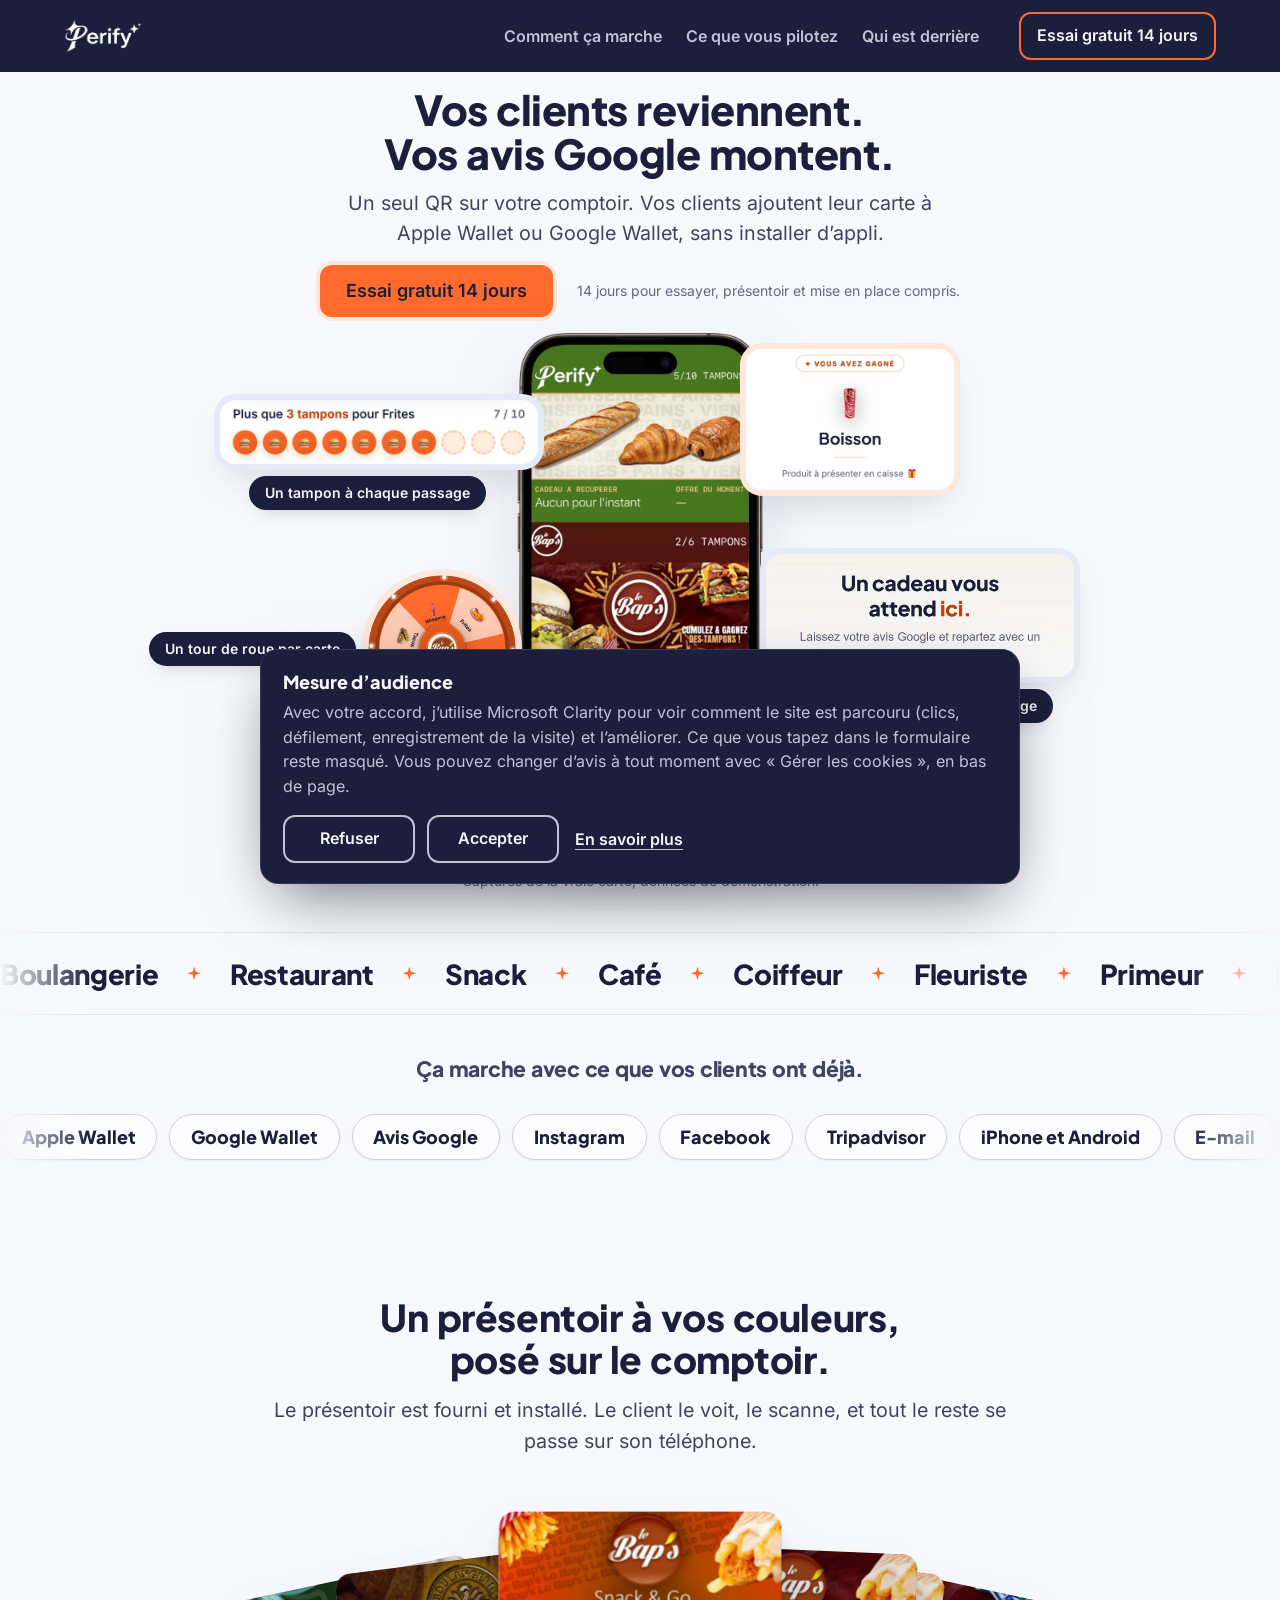
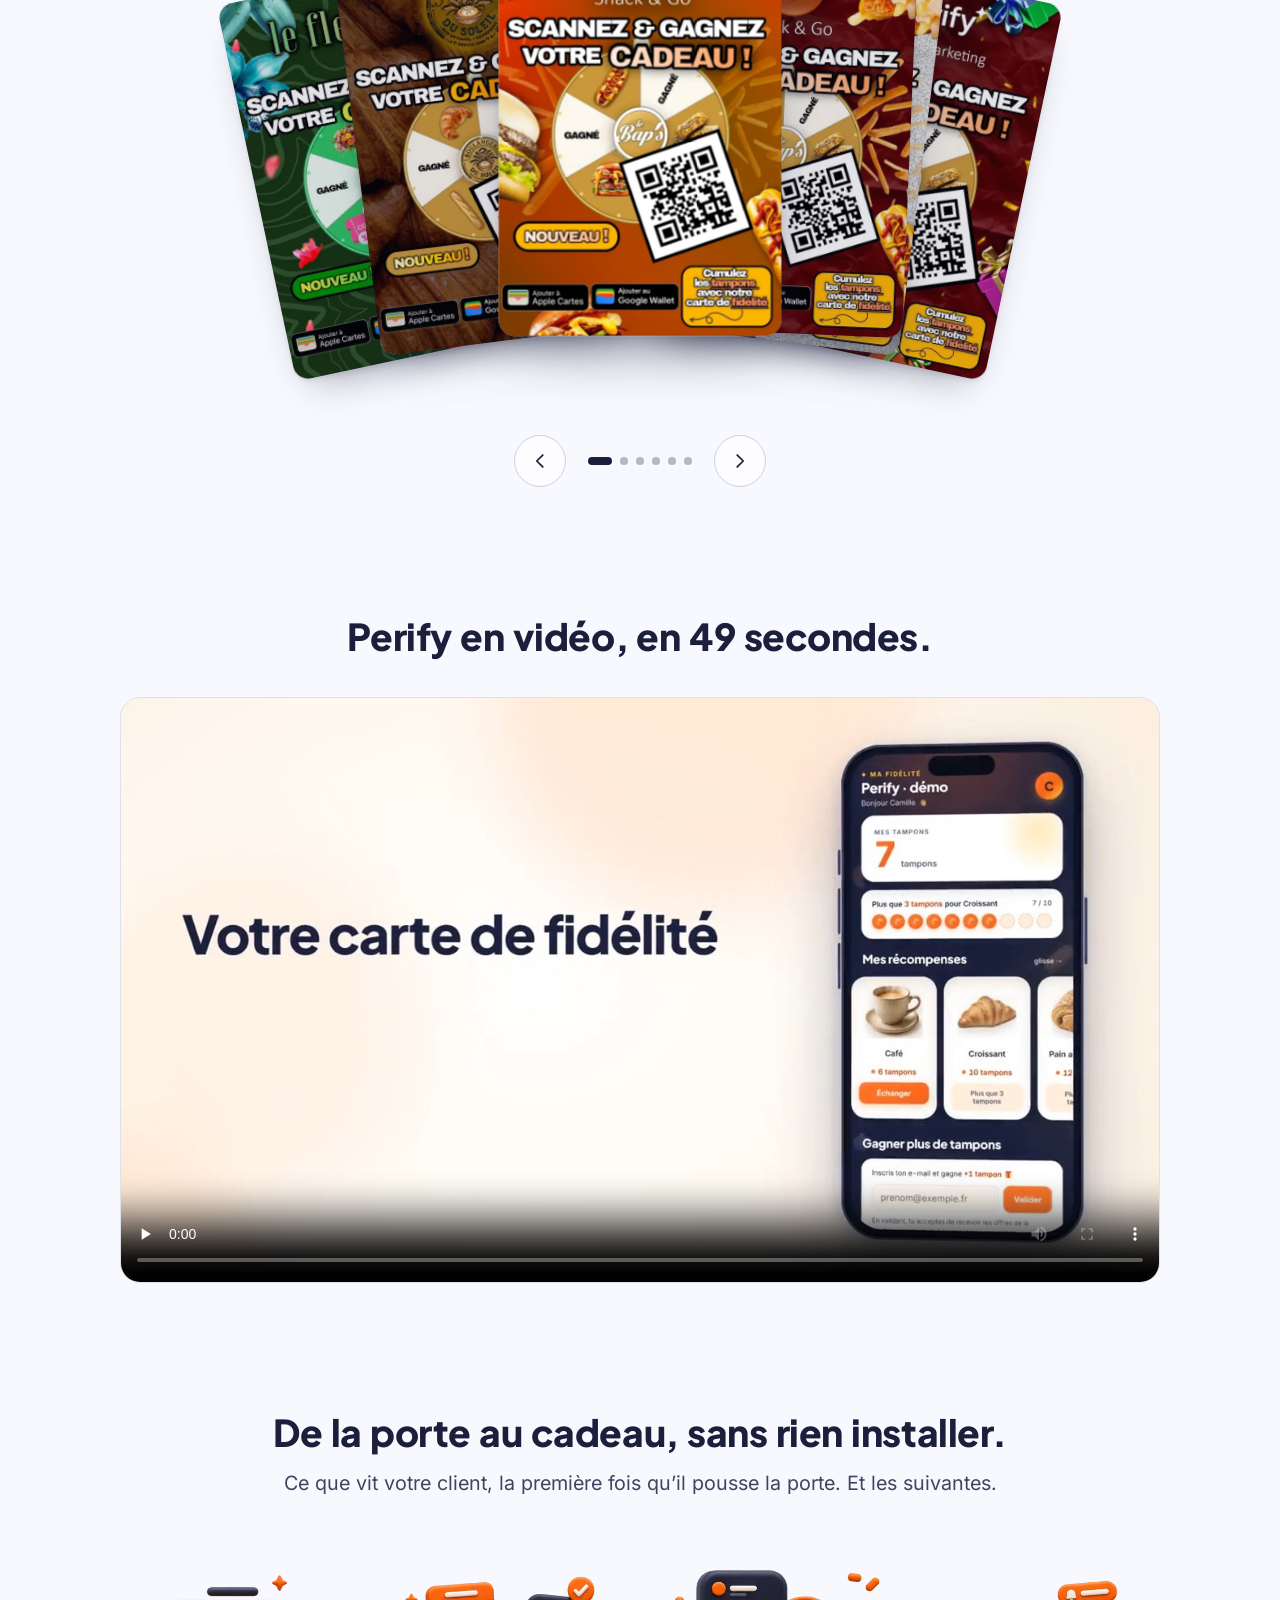
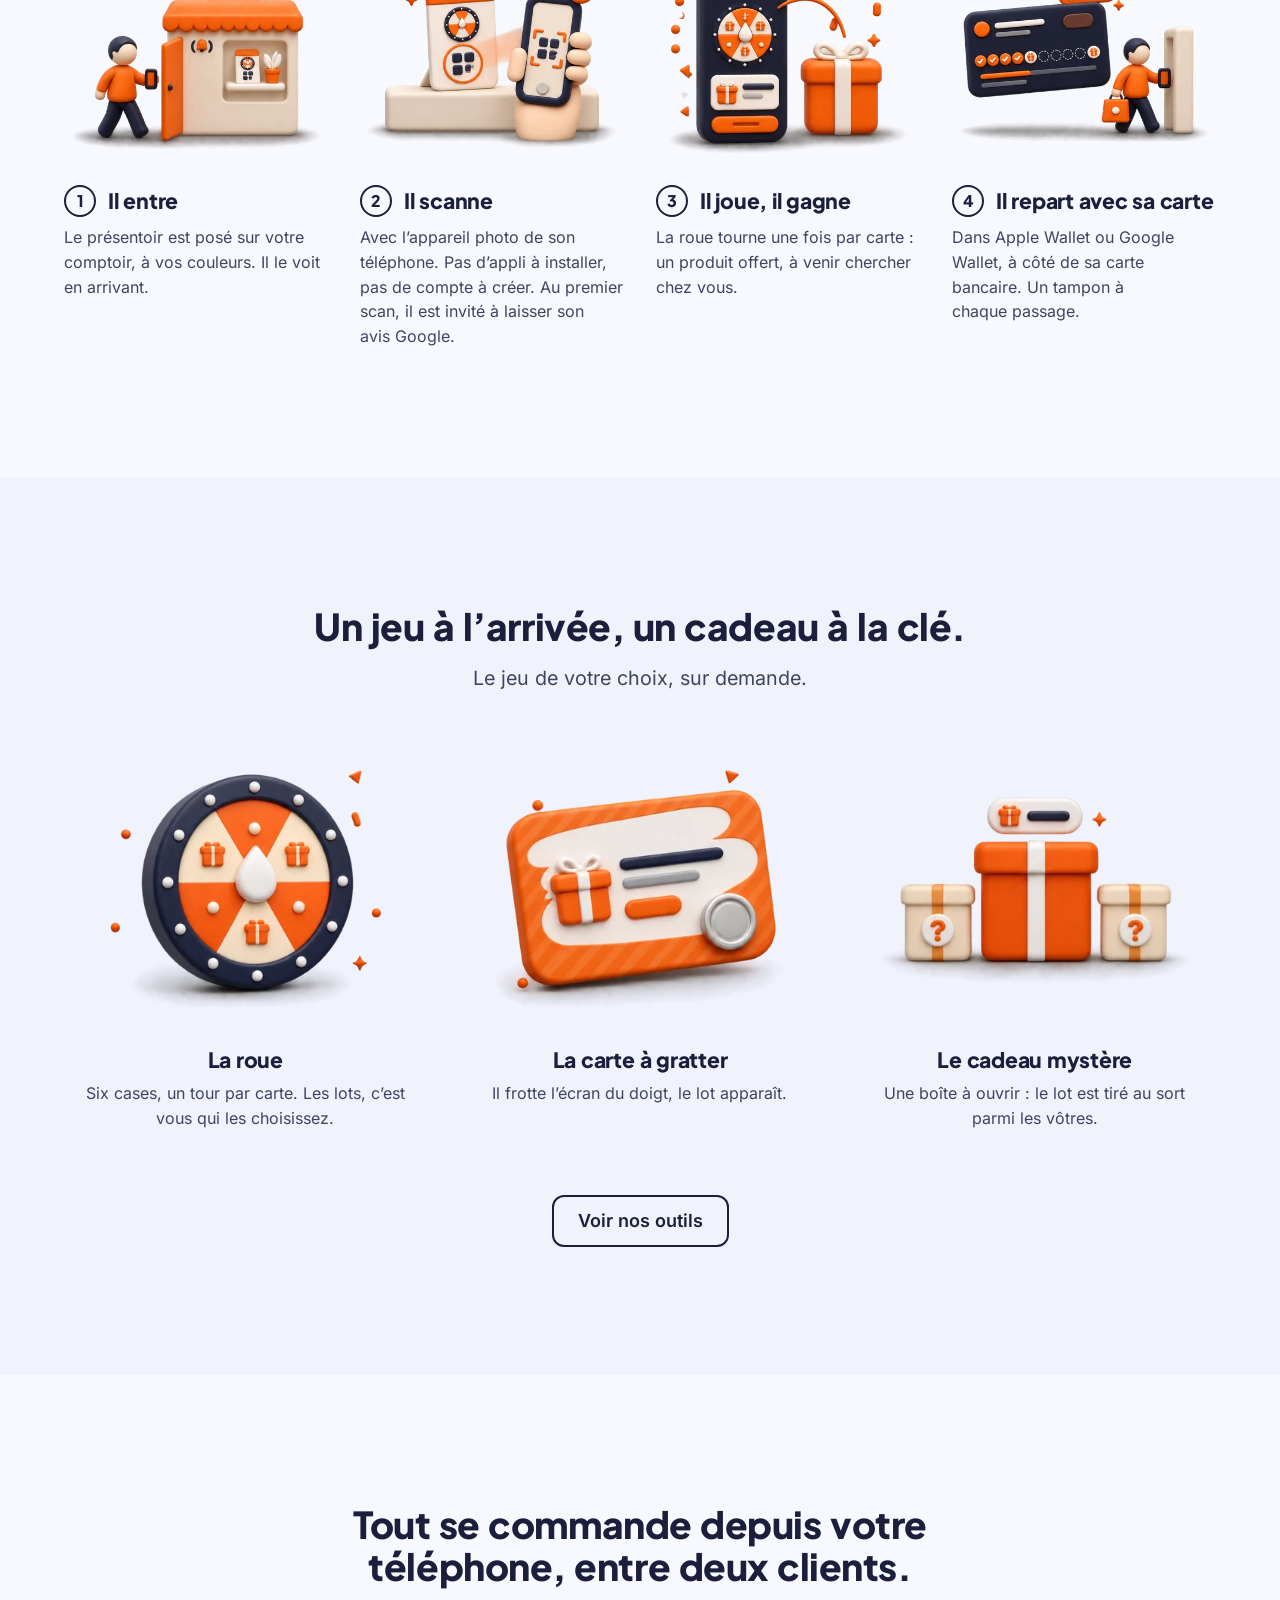
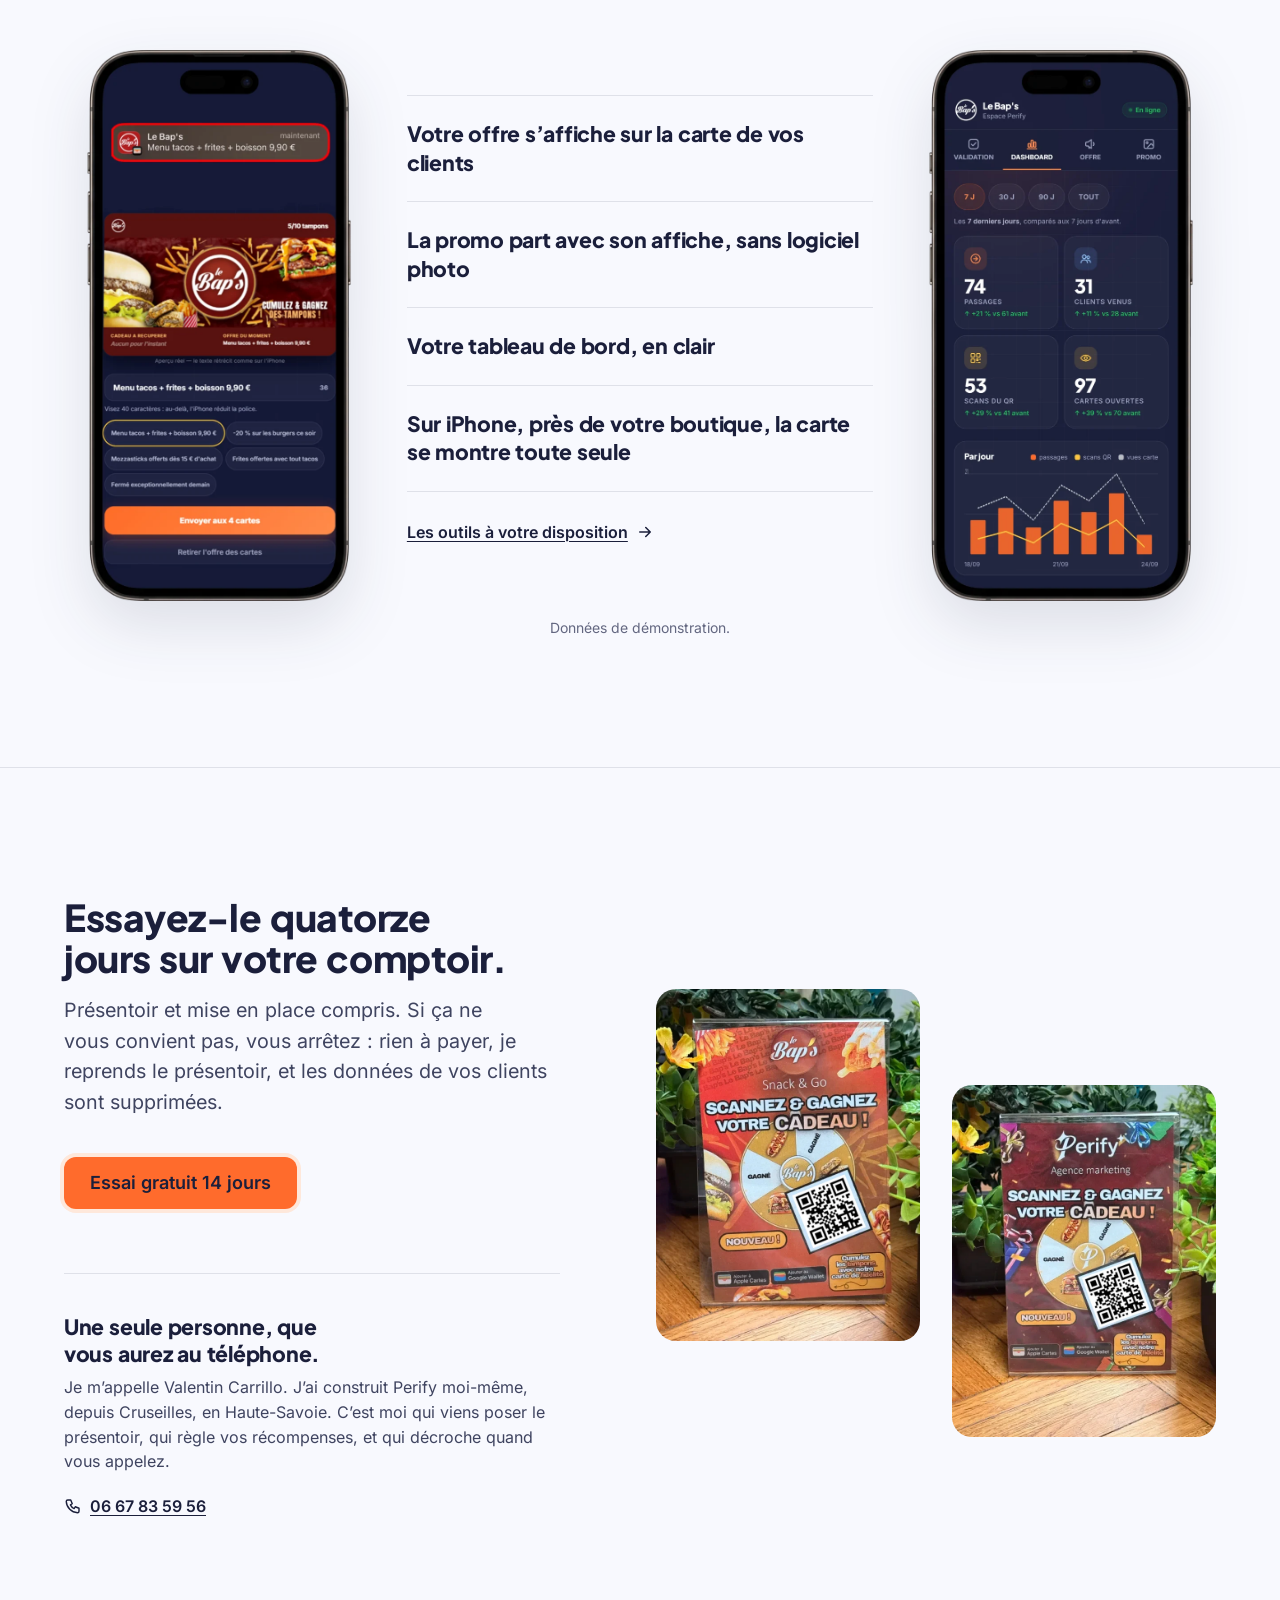
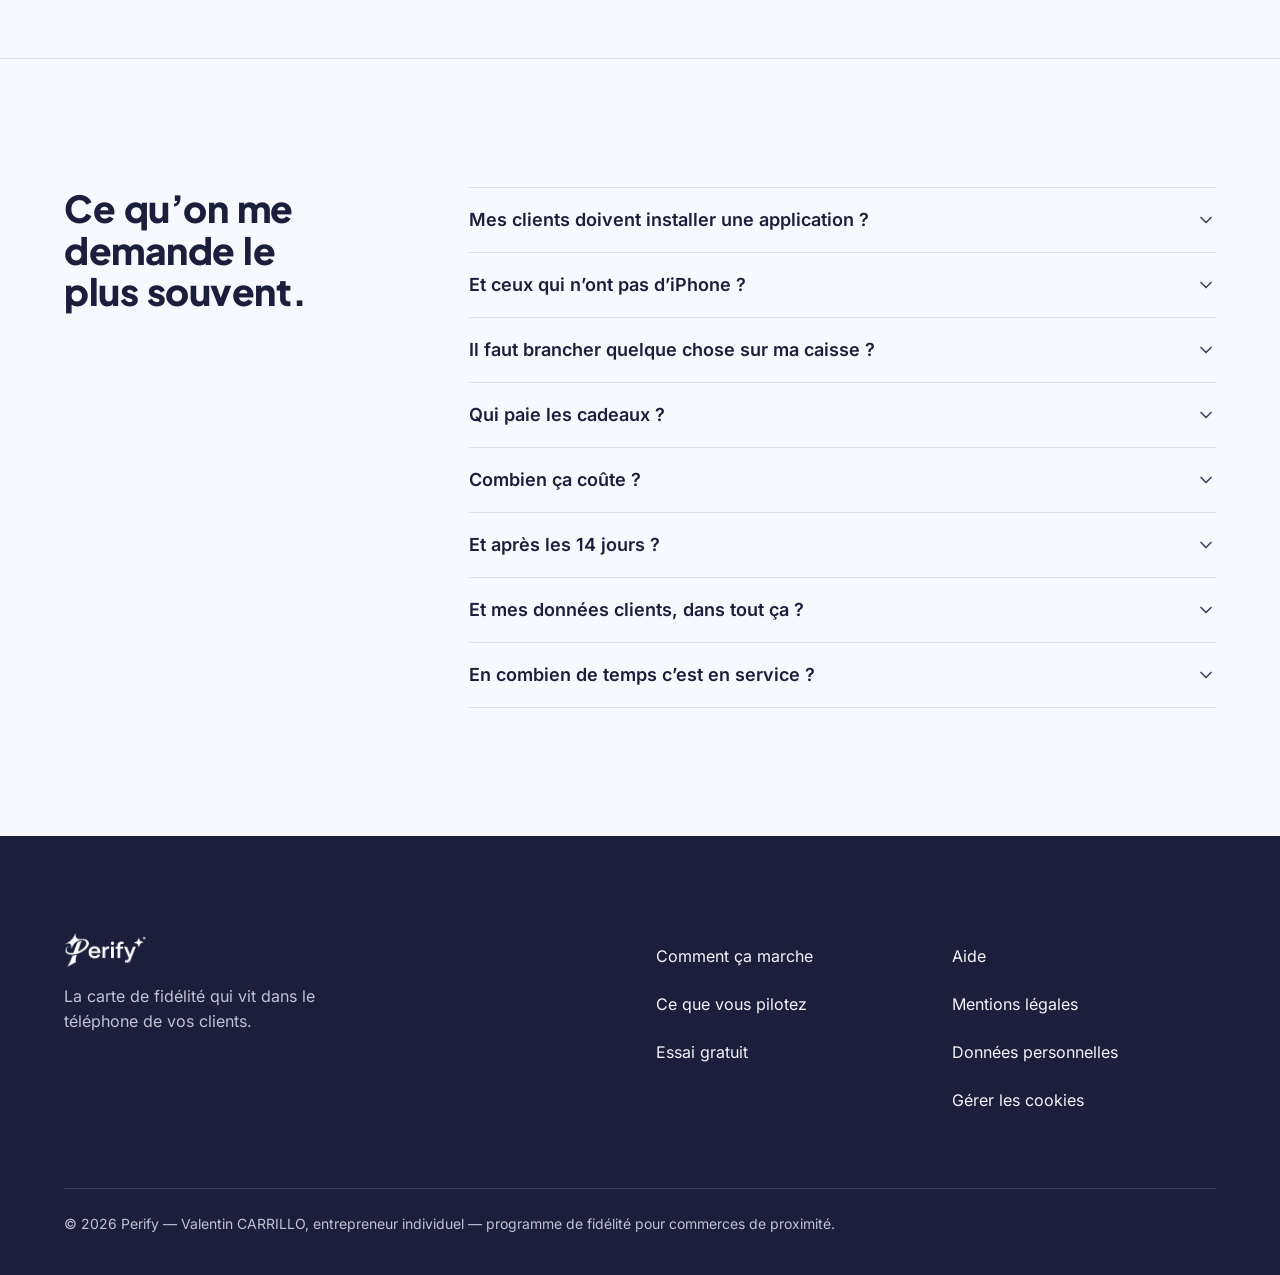
<file: index.html>
<!doctype html>
<html lang="fr">
<head>
<meta charset="utf-8">
<meta name="viewport" content="width=device-width, initial-scale=1, viewport-fit=cover">
<title>Perify — la carte de fidélité qui vit dans le téléphone de vos clients</title>
<meta name="description" content="Un seul QR sur votre comptoir : vos clients ajoutent leur carte de fidélité à Apple Wallet ou Google Wallet sans installer d’appli, cumulent leurs tampons, reçoivent vos offres et laissent un avis Google au passage.">
<meta name="theme-color" content="#1B1F3B">
<link rel="canonical" href="https://perify.app/">
<link rel="icon" href="img/favicon.png" type="image/png">
<link rel="apple-touch-icon" href="img/apple-touch-icon.png">
<meta property="og:title" content="Perify — la carte de fidélité qui vit dans le téléphone de vos clients">
<meta property="og:description" content="Un seul QR sur votre comptoir : vos clients ajoutent leur carte de fidélité à Apple Wallet ou Google Wallet sans installer d’appli, cumulent leurs tampons, reçoivent vos offres et laissent un avis Google au passage.">
<meta property="og:type" content="website">
<meta property="og:url" content="https://perify.app/">
<meta property="og:image" content="https://perify.app/img/og.png">
<meta property="og:image:width" content="1200">
<meta property="og:image:height" content="630">
<meta name="twitter:card" content="summary_large_image">
<!-- Refonte A (30/10/2026) : site.css est la feuille commune (polices servies par perify.app, déclarées en tête) -->
<link rel="stylesheet" href="site.css">
<link rel="stylesheet" href="accueil.css">
<link rel="stylesheet" href="eventail.css">
<link rel="stylesheet" href="bandes.css">
<script src="site.js" defer></script>
<script src="consentement.js" defer></script>
<script src="eventail.js" defer></script>
<script src="bandes.js" defer></script>
</head>
<body>

<header class="entete">
  <div class="container entete-barre">
    <a class="entete-logo" href="/" aria-current="page"><img src="img/logo-perify-blanc.png" alt="Perify, accueil" width="359" height="156"></a>
    <nav class="entete-nav" aria-label="Menu principal">
      <ul class="nav-liens">
        <li><a href="/comment-ca-marche">Comment ça marche</a></li>
        <li><a href="/ce-que-vous-pilotez">Ce que vous pilotez</a></li>
        <li><a href="/essai-gratuit#qui">Qui est derrière</a></li>
      </ul>
    </nav>
    <a class="btn btn-contour entete-essai" href="/essai-gratuit">Essai gratuit<span class="entete-essai-plus">&nbsp;14 jours</span></a>
    <details class="nav-tel">
      <summary><svg viewBox="0 0 24 24" width="22" height="22" fill="none" stroke="currentColor" stroke-width="2" stroke-linecap="round" aria-hidden="true" focusable="false"><path class="trait-menu" d="M4 7h16M4 12h16M4 17h16"/><path class="trait-croix" d="M6 6l12 12M18 6L6 18"/></svg>Menu</summary>
      <nav class="nav-tel-panneau" aria-label="Menu principal">
        <ul class="nav-tel-liens">
          <li><a href="/comment-ca-marche">Comment ça marche</a></li>
          <li><a href="/ce-que-vous-pilotez">Ce que vous pilotez</a></li>
          <li><a href="/essai-gratuit#qui">Qui est derrière</a></li>
          <li><a class="btn btn-contour" href="/essai-gratuit">Essai gratuit 14 jours</a></li>
        </ul>
      </nav>
    </details>
  </div>
</header>

<main>

  <!-- HÉROS : un seul axe (titre, une phrase, un bouton, une ligne), puis la vraie carte Wallet
       et quatre morceaux de la vraie carte autour (captures, données de démonstration). -->
  <section class="heros" aria-labelledby="titre-heros">
    <div class="container heros-texte">
      <h1 id="titre-heros">Vos clients reviennent.<br> Vos avis Google montent.</h1>
      <p class="heros-phrase">Un seul QR sur votre comptoir. Vos clients ajoutent leur carte à Apple Wallet ou Google Wallet, sans installer d’appli.</p>
      <a class="btn btn-plein" href="/essai-gratuit">Essai gratuit 14 jours</a>
      <p class="heros-note">14 jours pour essayer, présentoir et mise en place compris.</p>
    </div>

    <figure class="scene">
      <div class="scene-plateau">
        <!-- Écran : visuel de Valentin (deux cartes dans l'app Cartes), posé dans un iPhone récent généré par Higgsfield (30/10).
             Le QR du bas est celui de perify.app, jamais celui d'une carte client ; le numéro de carte est retiré. -->
        <img class="scene-tel" src="img/carte-wallet.webp" width="680" height="1284" fetchpriority="high"
             alt="Deux cartes de fidélité dans l’app Cartes d’un iPhone : une carte Perify et celle du Bap’s, deux tampons sur six et une boisson à récupérer">
        <figure class="morceau morceau-tampons">
          <img src="img/carte-tampons.webp" width="720" height="145" alt="La barre de tampons de la carte : plus que 3 tampons pour des frites, 7 sur 10">
          <figcaption class="etiquette">Un tampon à chaque passage</figcaption>
        </figure>
        <figure class="morceau morceau-roue">
          <img src="img/carte-roue.webp" width="440" height="440" alt="La roue de la carte du Bap’s : tacos, frites et boisson à gagner">
          <figcaption class="etiquette">Un tour de roue par carte</figcaption>
        </figure>
        <figure class="morceau morceau-cadeau">
          <img src="img/carte-cadeau.webp" width="520" height="353" alt="L’écran « Vous avez gagné » de la carte : une boisson, produit à présenter en caisse">
        </figure>
        <figure class="morceau morceau-avis">
          <img src="img/carte-avis.webp" width="600" height="239" alt="L’invitation de la carte : laissez votre avis Google et repartez avec un produit offert">
          <figcaption class="etiquette">Un avis Google au passage</figcaption>
        </figure>
      </div>
      <figcaption class="scene-legende">Captures de la vraie carte, données de démonstration.</figcaption>
    </figure>
  </section>

  <!-- LA BANDE DES MÉTIERS : pleine largeur, juste sous le héros.
       bandes.css la fait défiler sans script ; quatre copies de la liste, les trois dernières cachées aux lecteurs d'écran
       (role="list" : Safari ne lit pas comme une liste un <ul> sans puces).
       Le bouton qui la précède arrête ou relance les deux bandes au clavier : invisible tant qu'il n'a pas le focus,
       montré par bandes.js (sans script, il ne servirait à rien). -->
  <button type="button" class="btn btn-second bande-arret" data-bandes-arret data-relancer="Relancer le défilement" hidden>Arrêter le défilement</button>
  <div class="bande bande-metiers" data-bande>
    <div class="bande-piste">
      <ul class="bande-liste" role="list" aria-label="Pensé pour ces commerces"><li>Boulangerie</li><li>Restaurant</li><li>Snack</li><li>Café</li><li>Coiffeur</li><li>Fleuriste</li><li>Primeur</li><li>Fromager</li><li>Pâtisserie</li><li>Caviste</li><li>Épicerie fine</li><li>Boucherie</li></ul>
      <ul class="bande-liste" aria-hidden="true"><li>Boulangerie</li><li>Restaurant</li><li>Snack</li><li>Café</li><li>Coiffeur</li><li>Fleuriste</li><li>Primeur</li><li>Fromager</li><li>Pâtisserie</li><li>Caviste</li><li>Épicerie fine</li><li>Boucherie</li></ul>
      <ul class="bande-liste" aria-hidden="true"><li>Boulangerie</li><li>Restaurant</li><li>Snack</li><li>Café</li><li>Coiffeur</li><li>Fleuriste</li><li>Primeur</li><li>Fromager</li><li>Pâtisserie</li><li>Caviste</li><li>Épicerie fine</li><li>Boucherie</li></ul>
      <ul class="bande-liste" aria-hidden="true"><li>Boulangerie</li><li>Restaurant</li><li>Snack</li><li>Café</li><li>Coiffeur</li><li>Fleuriste</li><li>Primeur</li><li>Fromager</li><li>Pâtisserie</li><li>Caviste</li><li>Épicerie fine</li><li>Boucherie</li></ul>
    </div>
  </div>

  <!-- ÇA MARCHE AVEC : les noms en texte, aucun logo de marque tierce. En pastilles qui défilent,
       dans le sens inverse de la bande des métiers ; huit copies de la liste, les sept dernières cachées aux lecteurs d'écran. -->
  <section class="avec" aria-labelledby="titre-avec">
    <div class="container">
      <h2 id="titre-avec">Ça marche avec ce que vos clients ont déjà.</h2>
    </div>
    <div class="bande bande-avec bande-inverse" data-bande>
      <div class="bande-piste">
        <ul class="bande-liste" role="list"><li>Apple Wallet</li><li>Google Wallet</li><li>Avis Google</li><li>Instagram</li><li>Facebook</li><li>Tripadvisor</li><li>iPhone et Android</li><li>E-mail</li></ul>
        <ul class="bande-liste" aria-hidden="true"><li>Apple Wallet</li><li>Google Wallet</li><li>Avis Google</li><li>Instagram</li><li>Facebook</li><li>Tripadvisor</li><li>iPhone et Android</li><li>E-mail</li></ul>
        <ul class="bande-liste" aria-hidden="true"><li>Apple Wallet</li><li>Google Wallet</li><li>Avis Google</li><li>Instagram</li><li>Facebook</li><li>Tripadvisor</li><li>iPhone et Android</li><li>E-mail</li></ul>
        <ul class="bande-liste" aria-hidden="true"><li>Apple Wallet</li><li>Google Wallet</li><li>Avis Google</li><li>Instagram</li><li>Facebook</li><li>Tripadvisor</li><li>iPhone et Android</li><li>E-mail</li></ul>
        <ul class="bande-liste" aria-hidden="true"><li>Apple Wallet</li><li>Google Wallet</li><li>Avis Google</li><li>Instagram</li><li>Facebook</li><li>Tripadvisor</li><li>iPhone et Android</li><li>E-mail</li></ul>
        <ul class="bande-liste" aria-hidden="true"><li>Apple Wallet</li><li>Google Wallet</li><li>Avis Google</li><li>Instagram</li><li>Facebook</li><li>Tripadvisor</li><li>iPhone et Android</li><li>E-mail</li></ul>
        <ul class="bande-liste" aria-hidden="true"><li>Apple Wallet</li><li>Google Wallet</li><li>Avis Google</li><li>Instagram</li><li>Facebook</li><li>Tripadvisor</li><li>iPhone et Android</li><li>E-mail</li></ul>
        <ul class="bande-liste" aria-hidden="true"><li>Apple Wallet</li><li>Google Wallet</li><li>Avis Google</li><li>Instagram</li><li>Facebook</li><li>Tripadvisor</li><li>iPhone et Android</li><li>E-mail</li></ul>
      </div>
    </div>
  </section>

  <!-- LES PRÉSENTOIRS (demande de Valentin, 30/10 : en démo AVANT la vidéo) — l'éventail : eventail.css, eventail.js.
       Sans script : les cinq visuels côte à côte, défilement dans le bloc. -->
  <section class="section presentoirs" aria-labelledby="titre-presentoirs">
    <div class="container">
      <div class="section-tete centre">
        <h2 id="titre-presentoirs">Un présentoir à vos couleurs, posé sur le comptoir.</h2>
        <p class="chapo">Le présentoir est fourni et installé. Le client le voit, le scanne, et tout le reste se passe sur son téléphone.</p>
      </div>
      <div class="presentoir-scene">
        <div class="eventail" data-eventail tabindex="0" role="region" aria-roledescription="carrousel" aria-label="Les présentoirs, en version digitale">
          <ul class="eventail-cartes">
            <li class="eventail-carte"><img src="img/presentoir-digital-1.webp" width="600" height="900" alt="Présentoir aux couleurs d’un restaurant : « Scannez et gagnez votre cadeau », la roue et le QR" loading="lazy"></li>
            <li class="eventail-carte"><img src="img/presentoir-digital-2.webp" width="600" height="900" alt="Présentoir aux couleurs d’un restaurant : « Scannez et gagnez votre cadeau », la roue et le QR" loading="lazy"></li>
            <li class="eventail-carte"><img src="img/presentoir-digital-3.webp" width="600" height="900" alt="Présentoir aux couleurs d’un restaurant : « Scannez et gagnez votre cadeau », la roue et le QR" loading="lazy"></li>
            <li class="eventail-carte"><img src="img/presentoir-digital-4.webp" width="600" height="900" alt="Présentoir aux couleurs de Perify : « Scannez et gagnez votre cadeau », la roue et le QR" loading="lazy"></li>
            <li class="eventail-carte"><img src="img/presentoir-digital-5.webp" width="600" height="900" alt="Présentoir aux couleurs d’un fleuriste : « Scannez et gagnez votre cadeau », la roue et le QR" loading="lazy"></li>
            <li class="eventail-carte"><img src="img/presentoir-digital-6.webp" width="600" height="900" alt="Présentoir aux couleurs d’une boulangerie : « Scannez et gagnez votre cadeau », la roue et le QR" loading="lazy"></li>
          </ul>
          <div class="eventail-nav">
            <button type="button" class="eventail-prec" aria-label="Présentoir précédent"><svg viewBox="0 0 24 24" width="22" height="22" fill="none" stroke="currentColor" stroke-width="1.9" stroke-linecap="round" stroke-linejoin="round" aria-hidden="true"><path d="M15 5.5L8.5 12l6.5 6.5"/></svg></button>
            <div class="eventail-points" aria-hidden="true"></div>
            <button type="button" class="eventail-suiv" aria-label="Présentoir suivant"><svg viewBox="0 0 24 24" width="22" height="22" fill="none" stroke="currentColor" stroke-width="1.9" stroke-linecap="round" stroke-linejoin="round" aria-hidden="true"><path d="M9 5.5l6.5 6.5L9 18.5"/></svg></button>
          </div>
          <p class="eventail-etat visually-hidden" aria-live="polite"></p>
        </div>
      </div>
    </div>
  </section>

  <!-- LA VIDÉO de 49 s, servie par le site, lecture au clic seulement (preload="none" : rien de la vidéo
       n'est téléchargé avant le clic, seule l'affiche se charge). Paysage sur ordinateur, verticale sur
       téléphone (accueil.css). -->
  <section class="section film" aria-labelledby="titre-film">
    <div class="container">
      <h2 id="titre-film">Perify en vidéo, en 49 secondes.</h2>
      <div class="film-cadre">
        <video class="film-paysage" controls playsinline preload="none" poster="video/perify-promo-affiche-9s-16x9.jpg" width="1280" height="720">
          <source src="video/perify-promo-16x9-2026-10-07-720p.mp4" type="video/mp4">
          Votre navigateur ne lit pas la vidéo&nbsp;: <a href="video/perify-promo-16x9-2026-10-07-720p.mp4">la télécharger</a>.
        </video>
        <video class="film-vertical" controls playsinline preload="none" poster="video/perify-promo-affiche-9s-9x16.jpg" width="720" height="1280">
          <source src="video/perify-promo-9x16-2026-10-07-720p.mp4" type="video/mp4">
          Votre navigateur ne lit pas la vidéo&nbsp;: <a href="video/perify-promo-9x16-2026-10-07-720p.mp4">la télécharger</a>.
        </video>
      </div>
    </div>
  </section>

  <!-- LE PARCOURS : quatre images en relief, fond transparent (img/scenes/*.webp). -->
  <section class="section parcours" aria-labelledby="titre-parcours">
    <div class="container">
      <div class="section-tete centre">
        <h2 id="titre-parcours">De la porte au cadeau, sans rien installer.</h2>
        <p class="chapo">Ce que vit votre client, la première fois qu’il pousse la porte. Et les suivantes.</p>
      </div>
      <ol class="etapes">
        <li class="etape">
          <img src="img/scenes/parcours-entree.webp" srcset="img/scenes/parcours-entree-480.webp 480w, img/scenes/parcours-entree.webp 800w" sizes="(max-width:40rem) calc((100vw - 48px) * .4), (max-width:60rem) calc((100vw - 80px) / 2), (max-width:90rem) calc((100vw - 224px) / 4), 304px" width="800" height="600" alt="" loading="lazy">
          <h3>Il entre</h3>
          <p>Le présentoir est posé sur votre comptoir, à vos couleurs. Il le voit en arrivant.</p>
        </li>
        <li class="etape">
          <img src="img/scenes/parcours-scan.webp" srcset="img/scenes/parcours-scan-480.webp 480w, img/scenes/parcours-scan.webp 800w" sizes="(max-width:40rem) calc((100vw - 48px) * .4), (max-width:60rem) calc((100vw - 80px) / 2), (max-width:90rem) calc((100vw - 224px) / 4), 304px" width="800" height="600" alt="" loading="lazy">
          <h3>Il scanne</h3>
          <p>Avec l’appareil photo de son téléphone. Pas d’appli à installer, pas de compte à créer. Au premier scan, il est invité à laisser son avis Google.</p>
        </li>
        <li class="etape">
          <img src="img/scenes/parcours-joue.webp" srcset="img/scenes/parcours-joue-480.webp 480w, img/scenes/parcours-joue.webp 800w" sizes="(max-width:40rem) calc((100vw - 48px) * .4), (max-width:60rem) calc((100vw - 80px) / 2), (max-width:90rem) calc((100vw - 224px) / 4), 304px" width="800" height="600" alt="" loading="lazy">
          <h3>Il joue, il gagne</h3>
          <p>La roue tourne une fois par carte&nbsp;: un produit offert, à venir chercher chez vous.</p>
        </li>
        <li class="etape">
          <img src="img/scenes/parcours-revient.webp" srcset="img/scenes/parcours-revient-480.webp 480w, img/scenes/parcours-revient.webp 800w" sizes="(max-width:40rem) calc((100vw - 48px) * .4), (max-width:60rem) calc((100vw - 80px) / 2), (max-width:90rem) calc((100vw - 224px) / 4), 304px" width="800" height="600" alt="" loading="lazy">
          <h3>Il repart avec sa carte</h3>
          <p>Dans Apple Wallet ou Google Wallet, à côté de sa carte bancaire. Un tampon à chaque passage.</p>
        </li>
      </ol>
    </div>
  </section>

  <!-- LES JEUX : la bande teintée de la page. Trois jeux au même niveau, sans badge (faits sur mesure).
       Images en relief, fond transparent (img/scenes/*.webp). -->
  <section class="section teinte jeux" aria-labelledby="titre-jeux">
    <div class="container">
      <div class="section-tete centre">
        <h2 id="titre-jeux">Un jeu à l’arrivée, un cadeau à la clé.</h2>
        <p class="chapo">Le jeu de votre choix, sur demande.</p>
      </div>
      <ul class="jeux-liste">
        <li class="jeu">
          <img src="img/scenes/jeu-roue.webp" srcset="img/scenes/jeu-roue-480.webp 480w, img/scenes/jeu-roue.webp 900w" sizes="(max-width:40rem) calc((100vw - 48px) * .4), (max-width:60rem) calc((100vw - 112px) / 3), (max-width:90rem) calc((100vw - 192px) / 3), 416px" width="900" height="660" alt="" loading="lazy">
          <h3>La roue</h3>
          <p>Six cases, un tour par carte. Les lots, c’est vous qui les choisissez.</p>
        </li>
        <li class="jeu">
          <img src="img/scenes/jeu-gratter.webp" srcset="img/scenes/jeu-gratter-480.webp 480w, img/scenes/jeu-gratter.webp 900w" sizes="(max-width:40rem) calc((100vw - 48px) * .4), (max-width:60rem) calc((100vw - 112px) / 3), (max-width:90rem) calc((100vw - 192px) / 3), 416px" width="900" height="660" alt="" loading="lazy">
          <h3>La carte à gratter</h3>
          <p>Il frotte l’écran du doigt, le lot apparaît.</p>
        </li>
        <li class="jeu">
          <img src="img/scenes/jeu-mystere.webp" srcset="img/scenes/jeu-mystere-480.webp 480w, img/scenes/jeu-mystere.webp 900w" sizes="(max-width:40rem) calc((100vw - 48px) * .4), (max-width:60rem) calc((100vw - 112px) / 3), (max-width:90rem) calc((100vw - 192px) / 3), 416px" width="900" height="660" alt="" loading="lazy">
          <h3>Le cadeau mystère</h3>
          <p>Une boîte à ouvrir&nbsp;: le lot est tiré au sort parmi les vôtres.</p>
        </li>
      </ul>
      <!-- Sous les jeux : un seul bouton, vers les outils du commerçant. -->
      <div class="vers-outils">
        <a class="btn btn-second" href="/ce-que-vous-pilotez">Voir nos outils</a>
      </div>
    </div>
  </section>

  <!-- CE QUE VOUS PILOTEZ : l'espace commerçant, en vraies captures (« Données de démonstration. »). -->
  <section class="section pilotez" aria-labelledby="titre-pilotez">
    <div class="container">
      <div class="section-tete centre">
        <h2 id="titre-pilotez">Tout se commande depuis votre téléphone, entre deux clients.</h2>
      </div>
      <div class="pilotez-grille">
        <figure class="pilotez-tel pilotez-tel-a">
          <img src="img/commercant-offre-iphone.webp" width="652" height="1239" loading="lazy"
               alt="L’espace commerçant sur un iPhone : l’offre du moment, son aperçu sur la carte Wallet et la notification reçue par le client">
        </figure>
        <div class="pilotez-texte">
          <ul class="pilotez-liste">
            <li>Votre offre s’affiche sur la carte de vos clients</li>
            <li>La promo part avec son affiche, sans logiciel photo</li>
            <li>Votre tableau de bord, en clair</li>
            <li>Sur iPhone, près de votre boutique, la carte se montre toute seule</li>
          </ul>
          <a class="lien-fleche" href="/ce-que-vous-pilotez">Les outils à votre disposition<svg viewBox="0 0 24 24" width="18" height="18" fill="none" stroke="currentColor" stroke-width="2" stroke-linecap="round" stroke-linejoin="round" aria-hidden="true"><path d="M5 12h14M13 6l6 6-6 6"/></svg></a>
        </div>
        <figure class="pilotez-tel pilotez-tel-b">
          <img src="img/dashboard-iphone.webp" width="652" height="1239" loading="lazy"
               alt="Le tableau de bord de l’espace commerçant sur un iPhone : passages, clients venus, scans du QR, cartes ouvertes et la courbe par jour">
        </figure>
      </div>
      <p class="legende pilotez-legende">Données de démonstration.</p>
    </div>
  </section>

  <!-- L'ESSAI, SUR LE COMPTOIR : les vraies photos du présentoir (QR vers perify.app) et la personne derrière. -->
  <section class="section filet essai-accueil" aria-labelledby="titre-essai">
    <div class="container essai-grille">
      <div class="essai-texte">
        <h2 id="titre-essai">Essayez-le quatorze jours sur votre comptoir.</h2>
        <p>Présentoir et mise en place compris. Si ça ne vous convient pas, vous arrêtez&nbsp;: rien à payer, je reprends le présentoir, et les données de vos clients sont supprimées.</p>
        <a class="btn btn-plein" href="/essai-gratuit">Essai gratuit 14 jours</a>
        <div class="qui-court">
          <h3>Une seule personne, que vous aurez au téléphone.</h3>
          <p>Je m’appelle Valentin Carrillo. J’ai construit Perify <span class="insecable">moi-même</span>, depuis Cruseilles, en Haute-Savoie. C’est moi qui viens poser le présentoir, qui règle vos récompenses, et qui décroche quand vous appelez.</p>
          <a class="lien-fleche" href="tel:+33667835956"><svg width="18" height="18" viewBox="0 0 24 24" fill="none" stroke="currentColor" stroke-width="1.9" stroke-linecap="round" stroke-linejoin="round" aria-hidden="true"><path d="M5 4h4l2 5-2.5 1.5a11 11 0 005 5L15 13l5 2v4a2 2 0 01-2 2A16 16 0 013 6a2 2 0 012-2z"/></svg>06 67 83 59 56</a>
        </div>
      </div>
      <div class="essai-photos">
        <img class="photo-a" src="img/presentoir-1.webp" width="642" height="856" loading="lazy"
             alt="Le présentoir du Bap’s posé sur un comptoir en bois : « Scannez et gagnez votre cadeau », la roue et le QR">
        <img class="photo-b" src="img/presentoir-2.webp" width="642" height="856" loading="lazy"
             alt="Le même présentoir aux couleurs de Perify, sur le même comptoir">
      </div>
    </div>
  </section>

  <!-- QUESTIONS : celles de la page Essai, ouvertes au clic (sans script). -->
  <section class="section filet" aria-labelledby="titre-faq">
    <div class="container faq-grille">
      <h2 id="titre-faq">Ce qu’on me demande le plus souvent.</h2>
      <div class="faq-liste">
        <details>
          <summary>Mes clients doivent installer une application&nbsp;?<svg viewBox="0 0 24 24" width="20" height="20" fill="none" stroke="currentColor" stroke-width="2" stroke-linecap="round" stroke-linejoin="round" aria-hidden="true" focusable="false"><path d="M6 9l6 6 6-6"/></svg></summary>
          <p>Non, jamais. Ils scannent le QR du présentoir, la carte s’ouvre dans leur navigateur, et ils peuvent l’ajouter à Apple Wallet ou Google Wallet en un geste. Rien à télécharger, pas de mot de passe.</p>
        </details>
        <details>
          <summary>Et ceux qui n’ont pas d’iPhone&nbsp;?<svg viewBox="0 0 24 24" width="20" height="20" fill="none" stroke="currentColor" stroke-width="2" stroke-linecap="round" stroke-linejoin="round" aria-hidden="true" focusable="false"><path d="M6 9l6 6 6-6"/></svg></summary>
          <p>La carte fonctionne sur tous les téléphones&nbsp;: c’est une page web. Sur iPhone, elle s’ajoute à Apple Wallet&nbsp;; sur Android, à Google Wallet. Dans les deux cas en un geste, sans appli.</p>
        </details>
        <details>
          <summary>Il faut brancher quelque chose sur ma caisse&nbsp;?<svg viewBox="0 0 24 24" width="20" height="20" fill="none" stroke="currentColor" stroke-width="2" stroke-linecap="round" stroke-linejoin="round" aria-hidden="true" focusable="false"><path d="M6 9l6 6 6-6"/></svg></summary>
          <p>Non. Perify vit à côté de votre caisse, sur votre téléphone. Aucune installation, aucun logiciel à faire cohabiter avec le vôtre.</p>
        </details>
        <details>
          <summary>Qui paie les cadeaux&nbsp;?<svg viewBox="0 0 24 24" width="20" height="20" fill="none" stroke="currentColor" stroke-width="2" stroke-linecap="round" stroke-linejoin="round" aria-hidden="true" focusable="false"><path d="M6 9l6 6 6-6"/></svg></summary>
          <p>Vous, et c’est vous qui les choisissez&nbsp;: un café, un croissant, une remise. Vous fixez aussi le nombre de passages pour y arriver. Perify ne décide pas à votre place.</p>
        </details>
        <details>
          <summary>Combien ça coûte&nbsp;?<svg viewBox="0 0 24 24" width="20" height="20" fill="none" stroke="currentColor" stroke-width="2" stroke-linecap="round" stroke-linejoin="round" aria-hidden="true" focusable="false"><path d="M6 9l6 6 6-6"/></svg></summary>
          <p>Il y a des frais d’installation — mise en service, réglage de vos récompenses, présentoir de comptoir qui devient le vôtre — puis un abonnement mensuel. Les chiffres, je préfère vous les donner de vive voix, en regardant votre commerce. Et vous commencez par quatorze jours d’essai gratuit.</p>
        </details>
        <details>
          <summary>Et après les 14 jours&nbsp;?<svg viewBox="0 0 24 24" width="20" height="20" fill="none" stroke="currentColor" stroke-width="2" stroke-linecap="round" stroke-linejoin="round" aria-hidden="true" focusable="false"><path d="M6 9l6 6 6-6"/></svg></summary>
          <p>Si vous continuez, l’abonnement court douze mois, sans reconduction automatique&nbsp;: à l’échéance, rien ne se renouvelle sans votre accord. Si vous arrêtez pendant l’essai, rien n’est dû, je reprends le présentoir, et les données de vos clients sont supprimées.</p>
        </details>
        <details>
          <summary>Et mes données clients, dans tout ça&nbsp;?<svg viewBox="0 0 24 24" width="20" height="20" fill="none" stroke="currentColor" stroke-width="2" stroke-linecap="round" stroke-linejoin="round" aria-hidden="true" focusable="false"><path d="M6 9l6 6 6-6"/></svg></summary>
          <p>Elles vous appartiennent. Perify les traite pour votre compte, jamais pour le sien&nbsp;: pas de revente, pas de réutilisation pour un autre commerce. Si vous partez, vous repartez avec votre fichier, et vos données sont supprimées des serveurs de Perify. Avant la mise en service, je signe avec vous un contrat RGPD qui met ces engagements par écrit.</p>
        </details>
        <details>
          <summary>En combien de temps c’est en service&nbsp;?<svg viewBox="0 0 24 24" width="20" height="20" fill="none" stroke="currentColor" stroke-width="2" stroke-linecap="round" stroke-linejoin="round" aria-hidden="true" focusable="false"><path d="M6 9l6 6 6-6"/></svg></summary>
          <p>Sous quinze jours après la signature, souvent moins. Je viens sur place installer le présentoir, régler vos récompenses et vos couleurs, et vous montrer le geste en caisse — il prend cinq secondes. L’essai de quatorze jours démarre ce jour-là.</p>
        </details>
      </div>
    </div>
  </section>

</main>

<footer class="pied">
  <div class="container pied-grille">
    <div class="pied-marque">
      <img src="img/logo-perify-blanc.png" alt="Perify" width="359" height="156" loading="lazy">
      <p>La carte de fidélité qui vit dans le téléphone de vos clients.</p>
    </div>
    <nav class="pied-nav" aria-label="Pied de page">
      <ul>
        <li><a href="/comment-ca-marche">Comment ça marche</a></li>
        <li><a href="/ce-que-vous-pilotez">Ce que vous pilotez</a></li>
        <li><a href="/essai-gratuit">Essai gratuit</a></li>
      </ul>
      <ul class="pied-liens">
        <li><a href="/aide">Aide</a></li>
        <li><a href="/mentions-legales">Mentions légales</a></li>
        <li><a href="/mentions-legales#donnees">Données personnelles</a></li>
      </ul>
    </nav>
  </div>
  <div class="container">
    <p class="pied-legal">© 2026 Perify — Valentin CARRILLO, entrepreneur individuel — programme de fidélité pour commerces de proximité.</p>
  </div>
</footer>

</body>
</html>
</file>
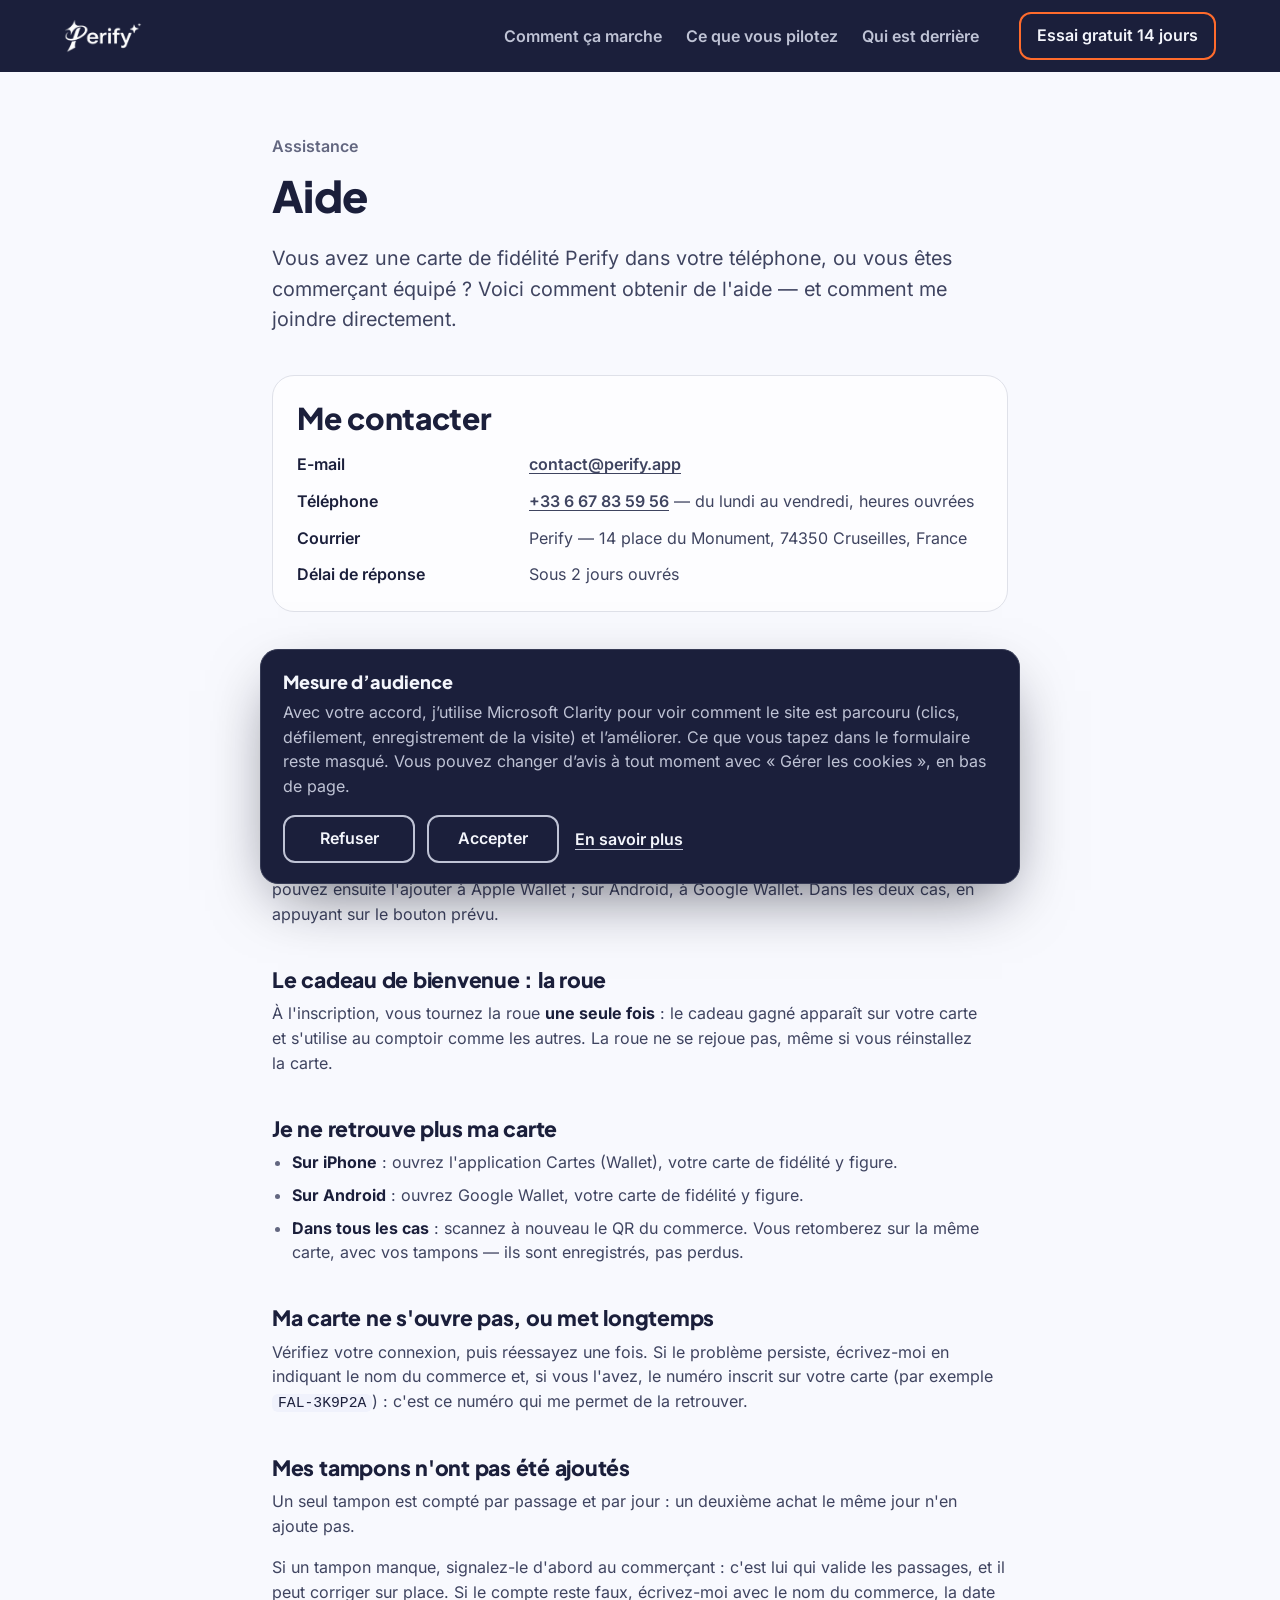
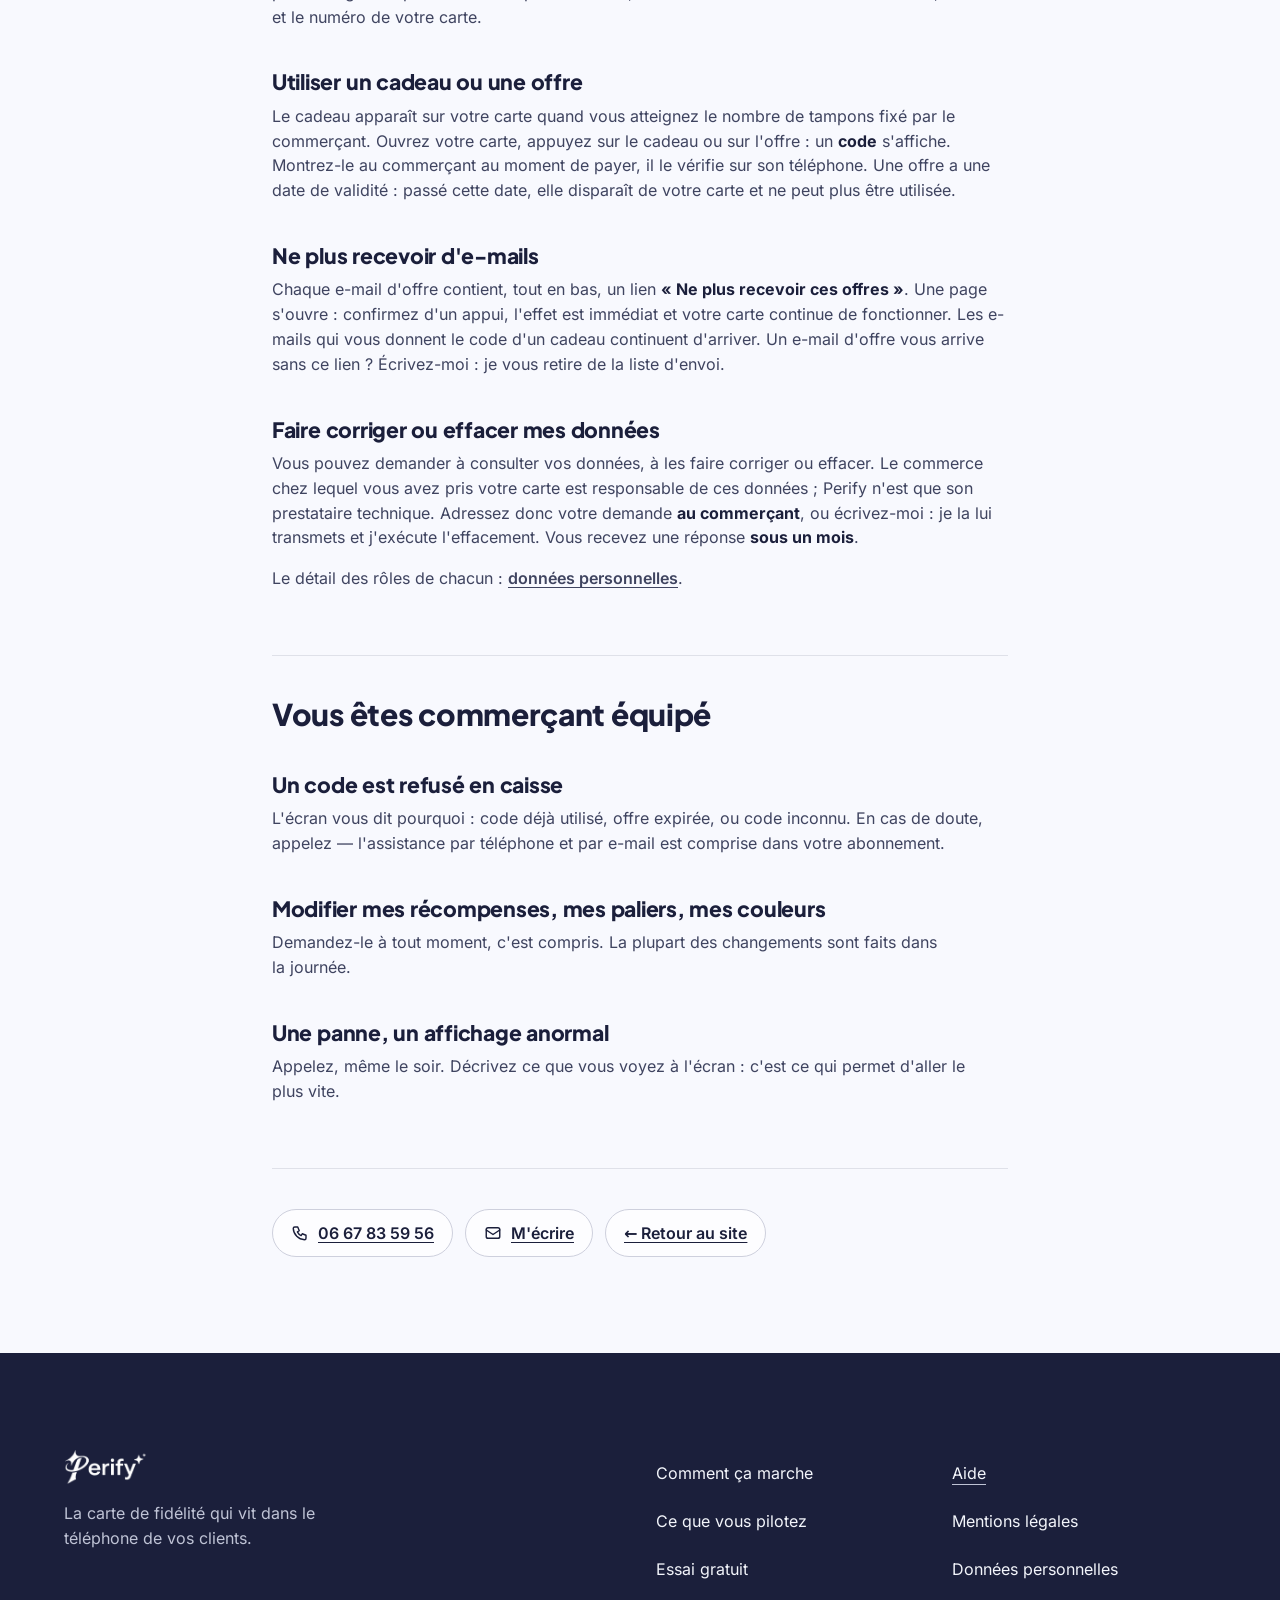
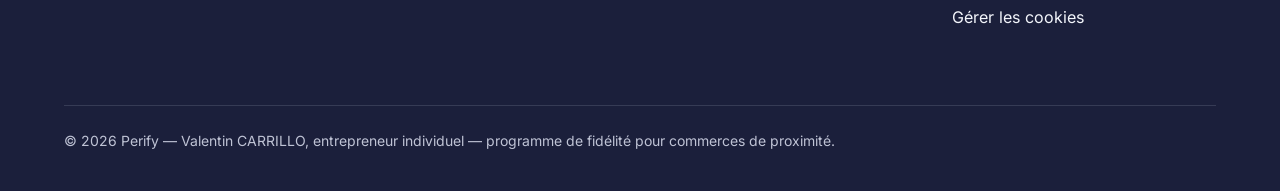
<file: aide.html>
<!doctype html>
<html lang="fr">
<head>
<meta charset="utf-8">
<meta name="viewport" content="width=device-width, initial-scale=1, viewport-fit=cover">
<title>Aide — Perify</title>
<meta name="description" content="Aide Perify : ajouter ou retrouver votre carte de fidélité, utiliser un cadeau, ne plus recevoir d'e-mails, faire effacer vos données. Contact par e-mail et par téléphone.">
<meta name="theme-color" content="#1B1F3B">
<link rel="canonical" href="https://perify.app/aide">
<meta property="og:title" content="Aide — Perify">
<meta property="og:description" content="Ajouter ou retrouver votre carte de fidélité, utiliser un cadeau, ne plus recevoir d'e-mails, faire effacer vos données. Contact par e-mail et par téléphone.">
<meta property="og:type" content="website">
<meta property="og:url" content="https://perify.app/aide">
<meta property="og:image" content="https://perify.app/img/og.png">
<meta property="og:image:width" content="1200">
<meta property="og:image:height" content="630">
<meta name="twitter:card" content="summary_large_image">
<link rel="icon" href="img/favicon.png" type="image/png">
<link rel="apple-touch-icon" href="img/apple-touch-icon.png">
<!-- Refonte A (30/10/2026) : site.css est la feuille commune (polices servies par perify.app, déclarées en tête) -->
<link rel="stylesheet" href="site.css">
<script src="site.js" defer></script>
<script src="consentement.js" defer></script>
</head>
<body class="page-texte">

<header class="entete">
  <div class="container entete-barre">
    <a class="entete-logo" href="/"><img src="img/logo-perify-blanc.png" alt="Perify, accueil" width="359" height="156"></a>
    <nav class="entete-nav" aria-label="Menu principal">
      <ul class="nav-liens">
        <li><a href="/comment-ca-marche">Comment ça marche</a></li>
        <li><a href="/ce-que-vous-pilotez">Ce que vous pilotez</a></li>
        <li><a href="/essai-gratuit#qui">Qui est derrière</a></li>
      </ul>
    </nav>
    <a class="btn btn-contour entete-essai" href="/essai-gratuit">Essai gratuit<span class="entete-essai-plus">&nbsp;14 jours</span></a>
    <details class="nav-tel">
      <summary><svg viewBox="0 0 24 24" width="22" height="22" fill="none" stroke="currentColor" stroke-width="2" stroke-linecap="round" aria-hidden="true" focusable="false"><path class="trait-menu" d="M4 7h16M4 12h16M4 17h16"/><path class="trait-croix" d="M6 6l12 12M18 6L6 18"/></svg>Menu</summary>
      <nav class="nav-tel-panneau" aria-label="Menu principal">
        <ul class="nav-tel-liens">
          <li><a href="/comment-ca-marche">Comment ça marche</a></li>
          <li><a href="/ce-que-vous-pilotez">Ce que vous pilotez</a></li>
          <li><a href="/essai-gratuit#qui">Qui est derrière</a></li>
          <li><a class="btn btn-contour" href="/essai-gratuit">Essai gratuit 14 jours</a></li>
        </ul>
      </nav>
    </details>
  </div>
</header>

<main class="wrap">
  <p class="mono">Assistance</p>
  <h1>Aide</h1>
  <p class="chapeau">Vous avez une carte de fidélité Perify dans votre téléphone, ou vous êtes commerçant
    équipé&nbsp;? Voici comment obtenir de l'aide — et comment me joindre directement.</p>

  <div class="bloc">
    <h2 style="margin-top:0">Me contacter</h2>
    <dl>
      <dt>E-mail</dt><dd><a id="mail1" href="#">chargement…</a></dd>
      <dt>Téléphone</dt><dd><a href="tel:+33667835956">+33 6 67 83 59 56</a> — du lundi au vendredi, heures ouvrées</dd>
      <dt>Courrier</dt><dd>Perify — 14 place du Monument, 74350 Cruseilles, France</dd>
      <dt>Délai de réponse</dt><dd>Sous 2 jours ouvrés</dd>
    </dl>
  </div>

  <h2>Vous êtes client d'un commerce</h2>

  <h3>Ajouter ma carte de fidélité</h3>
  <p>Scannez le QR code posé sur le comptoir avec l'appareil photo de votre téléphone. Votre carte s'ouvre
    aussitôt&nbsp;: <strong>aucune application à installer</strong>, aucun mot de passe à créer. Sur iPhone, vous
    pouvez ensuite l'ajouter à Apple Wallet&nbsp;; sur Android, à Google Wallet. Dans les deux cas, en appuyant
    sur le bouton prévu.</p>

  <h3>Le cadeau de bienvenue&nbsp;: la roue</h3>
  <p>À l'inscription, vous tournez la roue <strong>une seule fois</strong>&nbsp;: le cadeau gagné apparaît sur votre
    carte et s'utilise au comptoir comme les autres. La roue ne se rejoue pas, même si vous réinstallez la carte.</p>

  <h3>Je ne retrouve plus ma carte</h3>
  <ul>
    <li><strong>Sur iPhone</strong>&nbsp;: ouvrez l'application Cartes (Wallet), votre carte de fidélité y figure.</li>
    <li><strong>Sur Android</strong>&nbsp;: ouvrez Google Wallet, votre carte de fidélité y figure.</li>
    <li><strong>Dans tous les cas</strong>&nbsp;: scannez à nouveau le QR du commerce. Vous retomberez sur la même carte,
      avec vos tampons — ils sont enregistrés, pas perdus.</li>
  </ul>

  <h3>Ma carte ne s'ouvre pas, ou met longtemps</h3>
  <p>Vérifiez votre connexion, puis réessayez une fois. Si le problème persiste, écrivez-moi en indiquant
    le nom du commerce et, si vous l'avez, le numéro inscrit sur votre carte (par exemple <code>FAL-3K9P2A</code>)&nbsp;:
    c'est ce numéro qui me permet de la retrouver.</p>

  <h3>Mes tampons n'ont pas été ajoutés</h3>
  <p>Un seul tampon est compté par passage et par jour&nbsp;: un deuxième achat le même jour n'en ajoute pas.</p>
  <p>Si un tampon manque, signalez-le d'abord au commerçant&nbsp;: c'est lui qui valide les passages, et il peut corriger sur place.
    Si le compte reste faux, écrivez-moi avec le nom du commerce, la date et le numéro de votre carte.</p>

  <h3>Utiliser un cadeau ou une offre</h3>
  <p>Le cadeau apparaît sur votre carte quand vous atteignez le nombre de tampons fixé par le commerçant.
    Ouvrez votre carte, appuyez sur le cadeau ou sur l'offre&nbsp;: un <strong>code</strong> s'affiche. Montrez-le
    au commerçant au moment de payer, il le vérifie sur son téléphone. Une offre a une date de validité&nbsp;:
    passé cette date, elle disparaît de votre carte et ne peut plus être utilisée.</p>

  <h3>Ne plus recevoir d'e-mails</h3>
  <p>Chaque e-mail d'offre contient, tout en bas, un lien <strong>«&nbsp;Ne plus recevoir ces offres&nbsp;»</strong>.
    Une page s'ouvre&nbsp;: confirmez d'un appui, l'effet est immédiat et votre carte continue de fonctionner. Les
    e-mails qui vous donnent le code d'un cadeau continuent d'arriver. Un e-mail d'offre vous arrive
    sans ce lien&nbsp;? Écrivez-moi&nbsp;: je vous retire de la liste d'envoi.</p>

  <h3>Faire corriger ou effacer mes données</h3>
  <p>Vous pouvez demander à consulter vos données, à les faire corriger ou effacer. Le commerce chez lequel
    vous avez pris votre carte est responsable de ces données&nbsp;; Perify n'est que son prestataire technique.
    Adressez donc votre demande <strong>au commerçant</strong>, ou écrivez-moi&nbsp;: je la lui transmets et
    j'exécute l'effacement. Vous recevez une réponse <strong>sous un mois</strong>.</p>
  <p>Le détail des rôles de chacun&nbsp;: <a href="/mentions-legales#donnees">données personnelles</a>.</p>

  <h2>Vous êtes commerçant équipé</h2>

  <h3>Un code est refusé en caisse</h3>
  <p>L'écran vous dit pourquoi&nbsp;: code déjà utilisé, offre expirée, ou code inconnu. En cas de doute, appelez —
    l'assistance par téléphone et par e-mail est comprise dans votre abonnement.</p>

  <h3>Modifier mes récompenses, mes paliers, mes couleurs</h3>
  <p>Demandez-le à tout moment, c'est compris. La plupart des changements sont faits dans la journée.</p>

  <h3>Une panne, un affichage anormal</h3>
  <p>Appelez, même le soir. Décrivez ce que vous voyez à l'écran&nbsp;: c'est ce qui permet d'aller le plus vite.</p>

  <div class="actions">
    <a href="tel:+33667835956"><svg width="18" height="18" viewBox="0 0 24 24" fill="none" stroke="currentColor" stroke-width="1.9" stroke-linecap="round" stroke-linejoin="round" aria-hidden="true"><path d="M5 4h4l2 5-2.5 1.5a11 11 0 005 5L15 13l5 2v4a2 2 0 01-2 2A16 16 0 013 6a2 2 0 012-2z"/></svg>06 67 83 59 56</a>
    <a id="mail2" href="#"><svg width="18" height="18" viewBox="0 0 24 24" fill="none" stroke="currentColor" stroke-width="1.9" stroke-linecap="round" stroke-linejoin="round" aria-hidden="true"><rect x="3" y="5" width="18" height="14" rx="2.5"/><path d="M3 8l9 6 9-6"/></svg>M'écrire</a>
    <a href="/">← Retour au site</a>
  </div>
</main>

<footer class="pied">
  <div class="container pied-grille">
    <div class="pied-marque">
      <img src="img/logo-perify-blanc.png" alt="Perify" width="359" height="156" loading="lazy">
      <p>La carte de fidélité qui vit dans le téléphone de vos clients.</p>
    </div>
    <nav class="pied-nav" aria-label="Pied de page">
      <ul>
        <li><a href="/comment-ca-marche">Comment ça marche</a></li>
        <li><a href="/ce-que-vous-pilotez">Ce que vous pilotez</a></li>
        <li><a href="/essai-gratuit">Essai gratuit</a></li>
      </ul>
      <ul class="pied-liens">
        <li><a href="/aide" aria-current="page">Aide</a></li>
        <li><a href="/mentions-legales">Mentions légales</a></li>
        <li><a href="/mentions-legales#donnees">Données personnelles</a></li>
      </ul>
    </nav>
  </div>
  <div class="container">
    <p class="pied-legal">© 2026 Perify — Valentin CARRILLO, entrepreneur individuel — programme de fidélité pour commerces de proximité.</p>
  </div>
</footer>

<script>
(function(){
  var adresse = 'contact' + '@' + 'perify.app';
  ['mail1','mail2'].forEach(function(id){
    var el = document.getElementById(id);
    if(!el) return;
    el.href = 'mailto:' + adresse + '?subject=' + encodeURIComponent('Perify — aide');
    if(id === 'mail1') el.textContent = adresse;
  });
})();
</script>

</body>
</html>
</file>
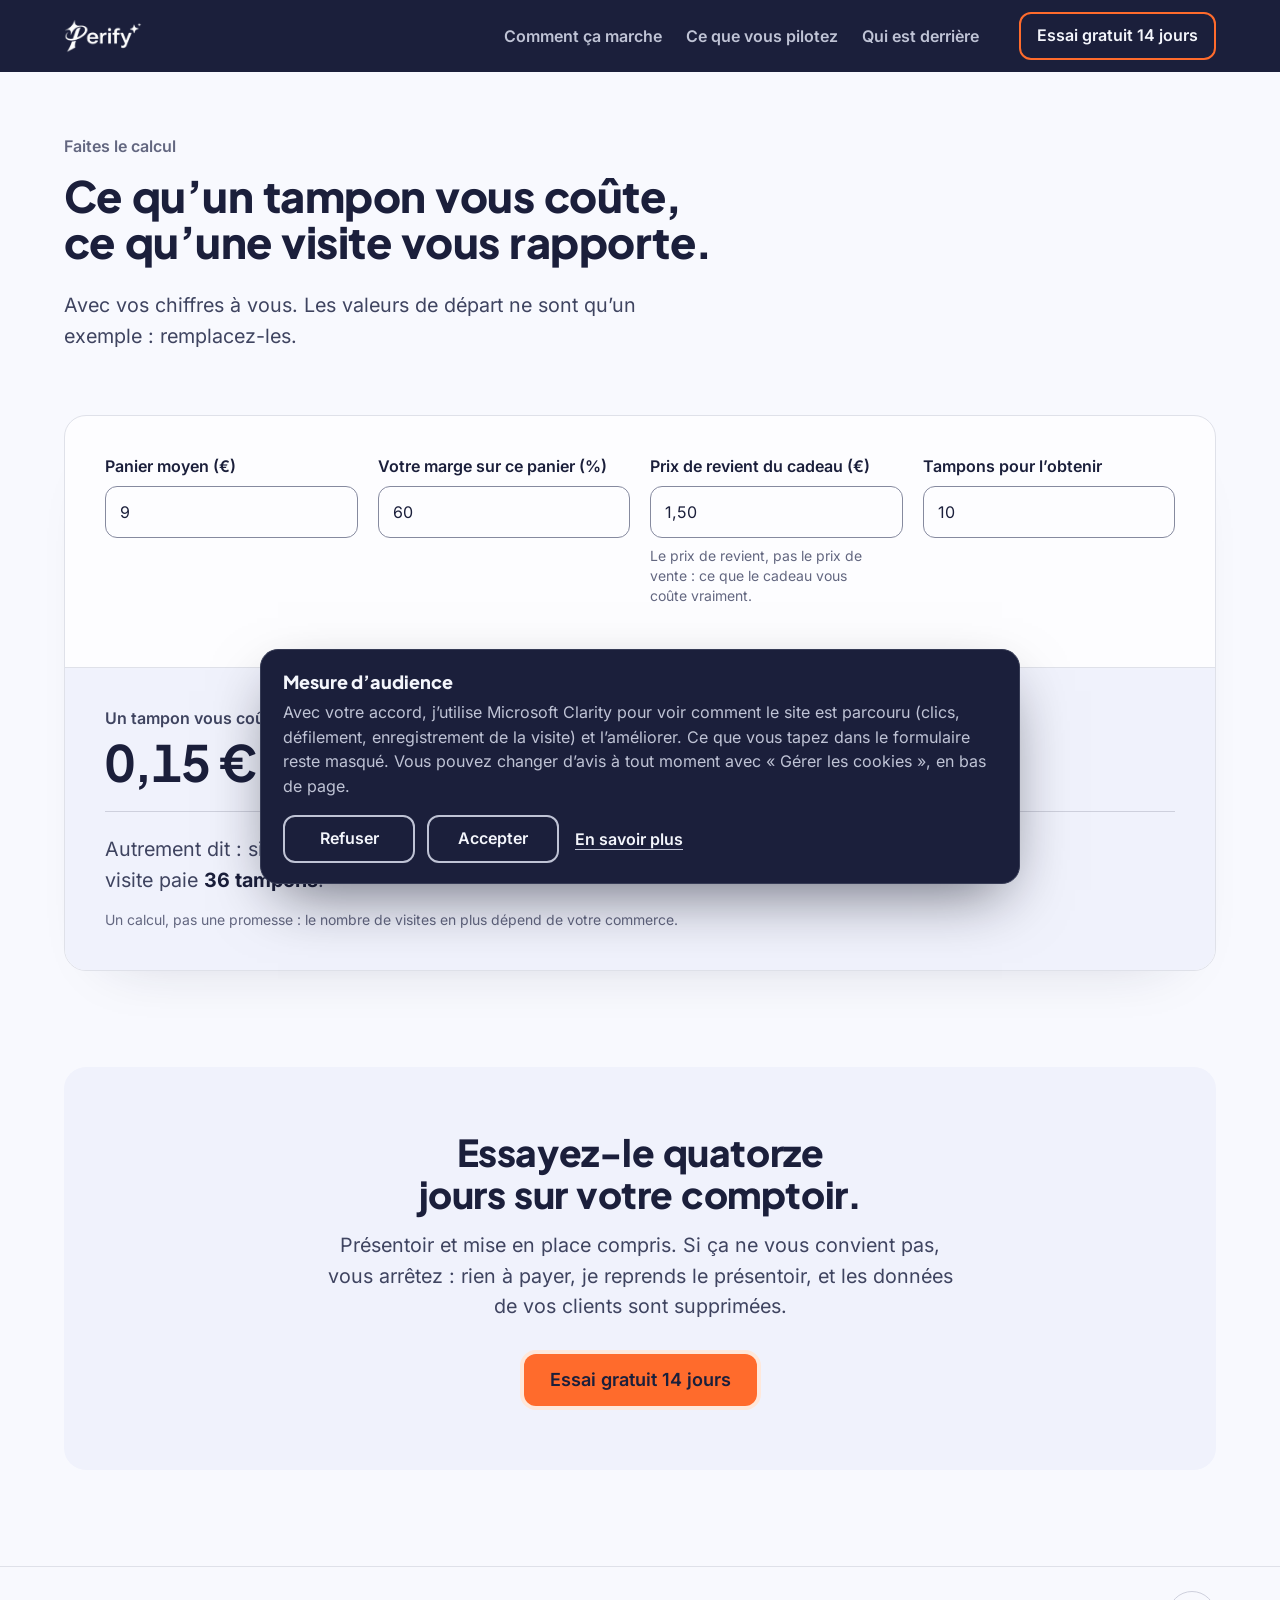
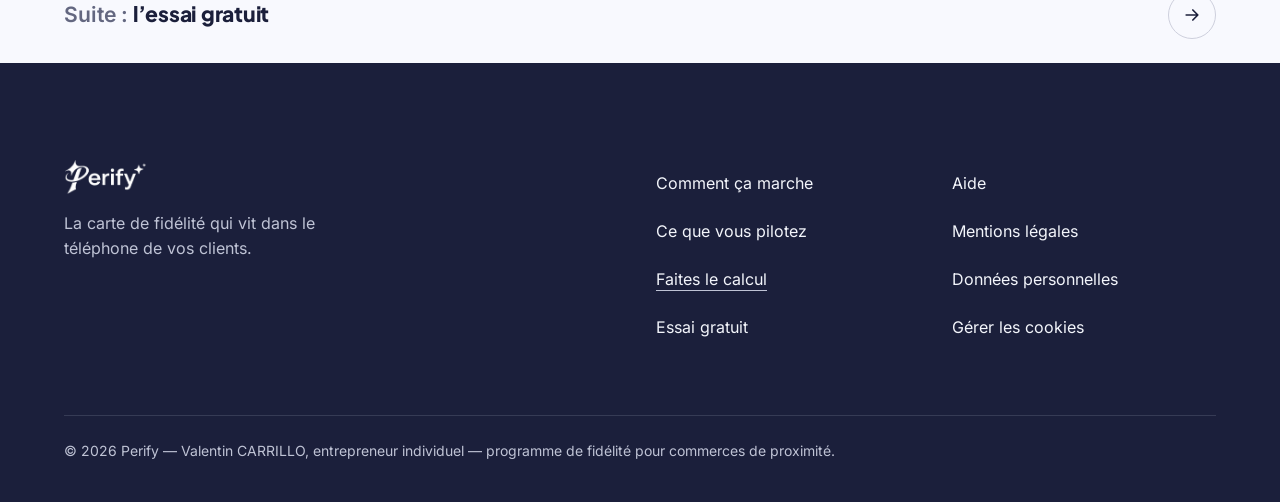
<file: calculateur.html>
<!doctype html>
<html lang="fr">
<head>
<meta charset="utf-8">
<meta name="viewport" content="width=device-width, initial-scale=1, viewport-fit=cover">
<title>Faites le calcul — Perify</title>
<meta name="description" content="Ce qu’un tampon vous coûte, ce qu’une visite vous rapporte : le calcul avec vos chiffres à vous. Un calcul, pas une promesse.">
<meta name="theme-color" content="#1B1F3B">
<link rel="canonical" href="https://perify.app/calculateur">
<link rel="icon" href="img/favicon.png" type="image/png">
<link rel="apple-touch-icon" href="img/apple-touch-icon.png">
<meta property="og:title" content="Faites le calcul — Perify">
<meta property="og:description" content="Ce qu’un tampon vous coûte, ce qu’une visite vous rapporte : le calcul avec vos chiffres à vous. Un calcul, pas une promesse.">
<meta property="og:type" content="website">
<meta property="og:url" content="https://perify.app/calculateur">
<meta property="og:image" content="https://perify.app/img/og.png">
<meta property="og:image:width" content="1200">
<meta property="og:image:height" content="630">
<meta name="twitter:card" content="summary_large_image">
<!-- Refonte A (30/10/2026) : site.css est la feuille commune (polices servies par perify.app, déclarées en tête) -->
<link rel="stylesheet" href="site.css">
<link rel="stylesheet" href="calculateur.css">
<script src="site.js" defer></script>
<script src="consentement.js" defer></script>
<script src="calcul.js" defer></script>
</head>
<body>

<header class="entete">
  <div class="container entete-barre">
    <a class="entete-logo" href="/"><img src="img/logo-perify-blanc.png" alt="Perify, accueil" width="359" height="156"></a>
    <nav class="entete-nav" aria-label="Menu principal">
      <ul class="nav-liens">
        <li><a href="/comment-ca-marche">Comment ça marche</a></li>
        <li><a href="/ce-que-vous-pilotez">Ce que vous pilotez</a></li>
        <li><a href="/essai-gratuit#qui">Qui est derrière</a></li>
      </ul>
    </nav>
    <a class="btn btn-contour entete-essai" href="/essai-gratuit">Essai gratuit<span class="entete-essai-plus">&nbsp;14 jours</span></a>
    <details class="nav-tel">
      <summary><svg viewBox="0 0 24 24" width="22" height="22" fill="none" stroke="currentColor" stroke-width="2" stroke-linecap="round" aria-hidden="true" focusable="false"><path class="trait-menu" d="M4 7h16M4 12h16M4 17h16"/><path class="trait-croix" d="M6 6l12 12M18 6L6 18"/></svg>Menu</summary>
      <nav class="nav-tel-panneau" aria-label="Menu principal">
        <ul class="nav-tel-liens">
          <li><a href="/comment-ca-marche">Comment ça marche</a></li>
          <li><a href="/ce-que-vous-pilotez">Ce que vous pilotez</a></li>
          <li><a href="/essai-gratuit#qui">Qui est derrière</a></li>
          <li><a class="btn btn-contour" href="/essai-gratuit">Essai gratuit 14 jours</a></li>
        </ul>
      </nav>
    </details>
  </div>
</header>

<main>

  <!-- ══ CHAPEAU DE PAGE ══ -->
  <section class="page-tete">
    <div class="container">
      <p class="page-nom">Faites le calcul</p>
      <h1 id="titre-calcul">Ce qu’un tampon vous coûte, ce qu’une visite vous <span class="insecable">rapporte.</span></h1>
      <p class="chapo">Avec vos chiffres à vous. Les valeurs de départ ne sont qu’un exemple&nbsp;: <span class="sans-coupure">remplacez-les.</span></p>
    </div>
  </section>

  <!-- ══ LE CALCUL — un calcul, pas une promesse (calcul.js, inchangé). Vos chiffres en haut, ce qu'ils donnent
       en dessous, sur la même carte. Sans JavaScript : l'exemple de départ et ses trois résultats, déjà justes. ══ -->
  <section class="calcul-bloc" id="calcul" aria-labelledby="titre-calcul">
    <div class="container">
     <div class="calcul">
      <form class="calcul-champs" id="calcul-formulaire" action="#" novalidate>
        <div class="champ">
          <label for="calcul-panier">Panier moyen (€)</label>
          <input id="calcul-panier" type="text" inputmode="decimal" autocomplete="off" value="9">
        </div>
        <div class="champ">
          <label for="calcul-marge">Votre marge sur ce panier (%)</label>
          <input id="calcul-marge" type="text" inputmode="decimal" autocomplete="off" value="60">
        </div>
        <div class="champ">
          <label for="calcul-revient">Prix de revient du cadeau (€)</label>
          <input id="calcul-revient" type="text" inputmode="decimal" autocomplete="off" value="1,50" aria-describedby="calcul-revient-aide">
          <p class="champ-aide" id="calcul-revient-aide">Le prix de revient, pas le prix de vente&nbsp;: ce que le cadeau vous coûte vraiment.</p>
        </div>
        <div class="champ">
          <label for="calcul-tampons">Tampons pour l’obtenir</label>
          <input id="calcul-tampons" type="text" inputmode="decimal" autocomplete="off" value="10">
        </div>
      </form>

      <div class="calcul-resultats">
        <dl class="resultats">
          <div class="resultat">
            <dt>Un tampon vous coûte</dt>
            <dd><b id="res-tampon" data-compte="0,15" data-decimales="2" data-suffixe="&nbsp;€">0,15&nbsp;€</b></dd>
          </div>
          <div class="resultat">
            <dt>Une visite vous rapporte</dt>
            <dd><b id="res-visite" data-compte="5,40" data-decimales="2" data-suffixe="&nbsp;€">5,40&nbsp;€</b></dd>
          </div>
          <div class="resultat resultat-cle">
            <dt>Une visite de plus paie</dt>
            <dd><b id="res-paie" data-compte="36">36</b> <span class="res-unite" id="res-paie-unite">tampons</span></dd>
          </div>
        </dl>
        <p class="calcul-conclusion" id="calcul-conclusion" aria-live="polite">Autrement dit&nbsp;: si le programme fait revenir un client une fois de plus, cette visite paie <strong id="calcul-conclusion-nombre">36&nbsp;tampons</strong>.</p>
        <p class="calcul-note">Un calcul, pas une promesse&nbsp;: le nombre de visites en plus dépend de votre commerce.</p>
      </div>
     </div>
    </div>
  </section>

  <!-- ══ BLOC FINAL « ESSAI » ══ -->
  <section class="essai-final" aria-labelledby="titre-essai">
    <div class="container">
      <div class="essai-final-cadre">
        <h2 id="titre-essai">Essayez-le quatorze jours sur votre comptoir.</h2>
        <p>Présentoir et mise en place compris. Si ça ne vous convient pas, vous arrêtez&nbsp;: rien à payer, je reprends le présentoir, et les données de vos clients sont supprimées.</p>
        <a class="btn btn-plein" href="/essai-gratuit">Essai gratuit 14 jours</a>
      </div>
    </div>
  </section>

  <!-- ══ SUITE ══ -->
  <div class="suite">
    <div class="container">
      <a class="suite-lien" href="/essai-gratuit"><span class="suite-texte"><span class="suite-mot">Suite&nbsp;:</span> l’essai gratuit</span><span class="suite-fleche" aria-hidden="true"><svg viewBox="0 0 24 24" fill="none" stroke="currentColor" stroke-width="2" stroke-linecap="round" stroke-linejoin="round"><path d="M5 12h14M13 6l6 6-6 6"/></svg></span></a>
    </div>
  </div>
</main>

<footer class="pied">
  <div class="container pied-grille">
    <div class="pied-marque">
      <img src="img/logo-perify-blanc.png" alt="Perify" width="359" height="156" loading="lazy">
      <p>La carte de fidélité qui vit dans le téléphone de vos clients.</p>
    </div>
    <nav class="pied-nav" aria-label="Pied de page">
      <ul>
        <li><a href="/comment-ca-marche">Comment ça marche</a></li>
        <li><a href="/ce-que-vous-pilotez">Ce que vous pilotez</a></li>
        <li><a href="/calculateur" aria-current="page">Faites le calcul</a></li>
        <li><a href="/essai-gratuit">Essai gratuit</a></li>
      </ul>
      <ul class="pied-liens">
        <li><a href="/aide">Aide</a></li>
        <li><a href="/mentions-legales">Mentions légales</a></li>
        <li><a href="/mentions-legales#donnees">Données personnelles</a></li>
      </ul>
    </nav>
  </div>
  <div class="container">
    <p class="pied-legal">© 2026 Perify — Valentin CARRILLO, entrepreneur individuel — programme de fidélité pour commerces de proximité.</p>
  </div>
</footer>

</body>
</html>
</file>
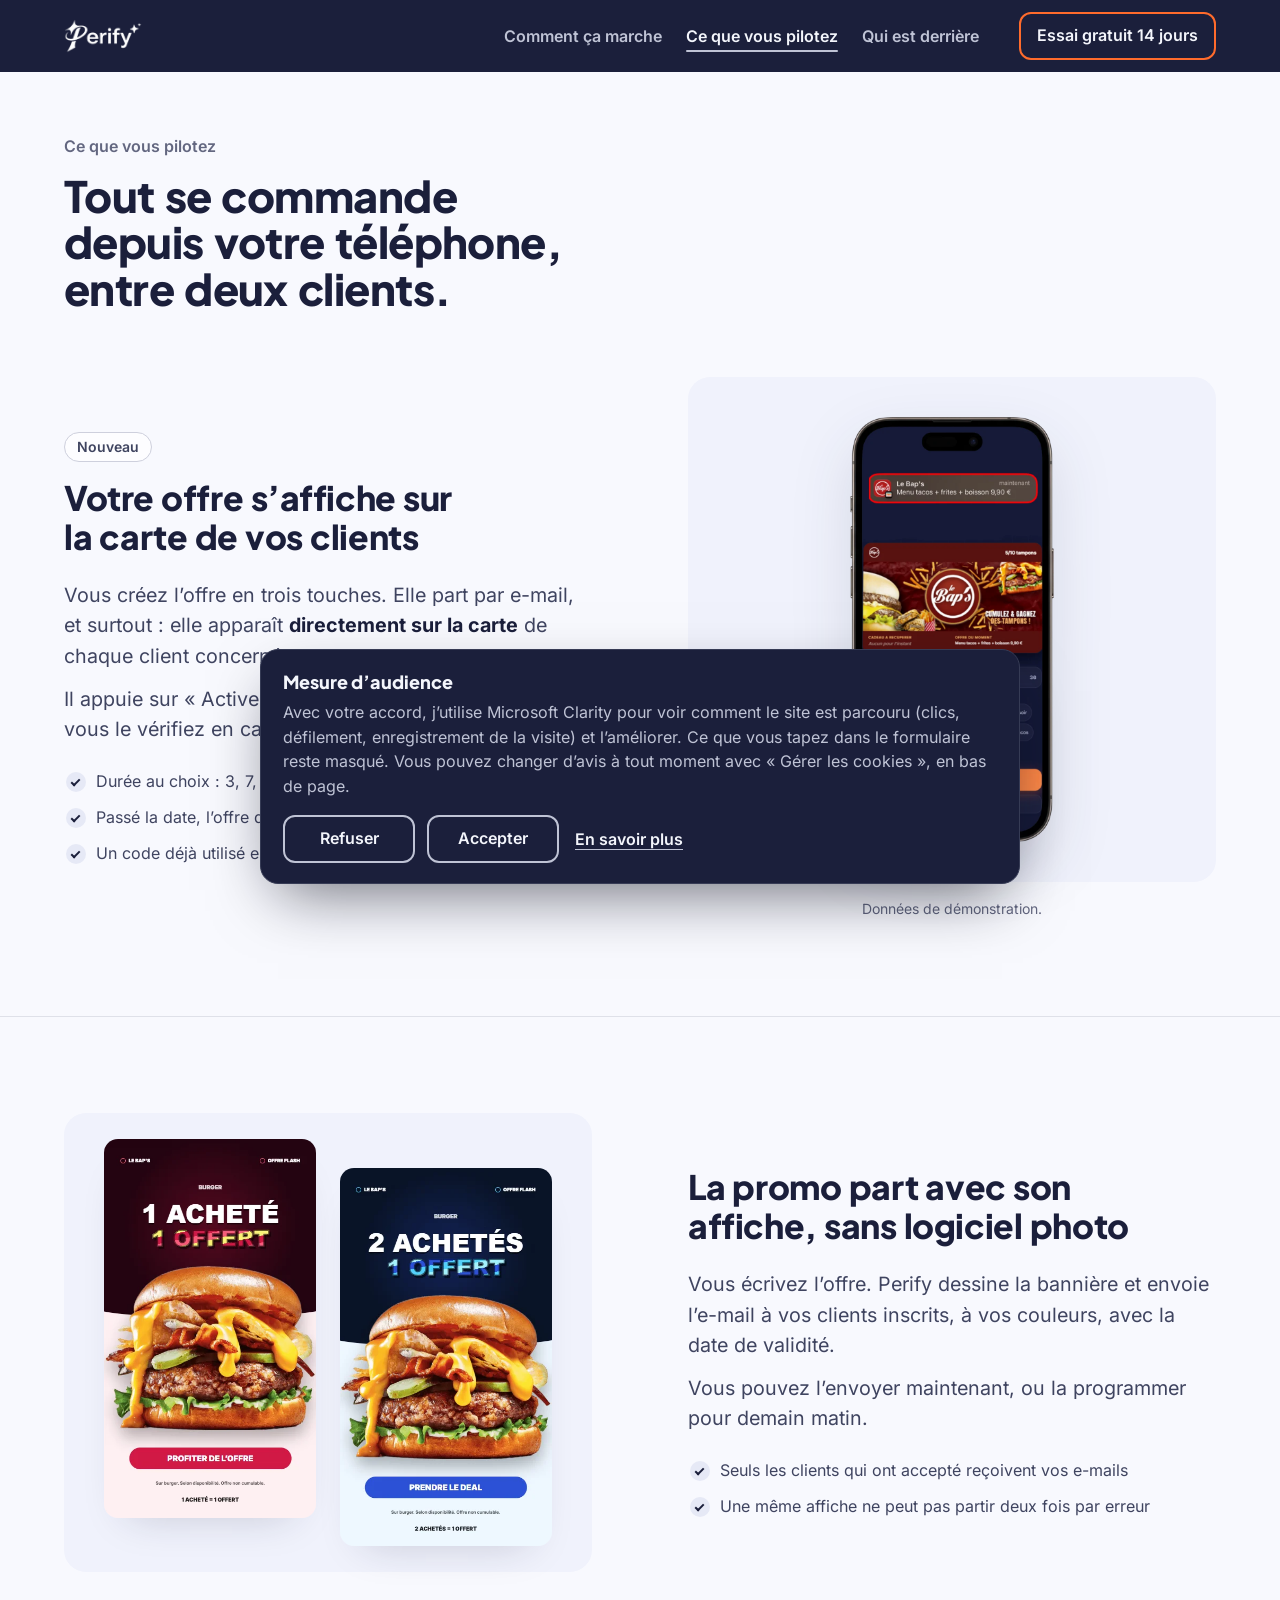
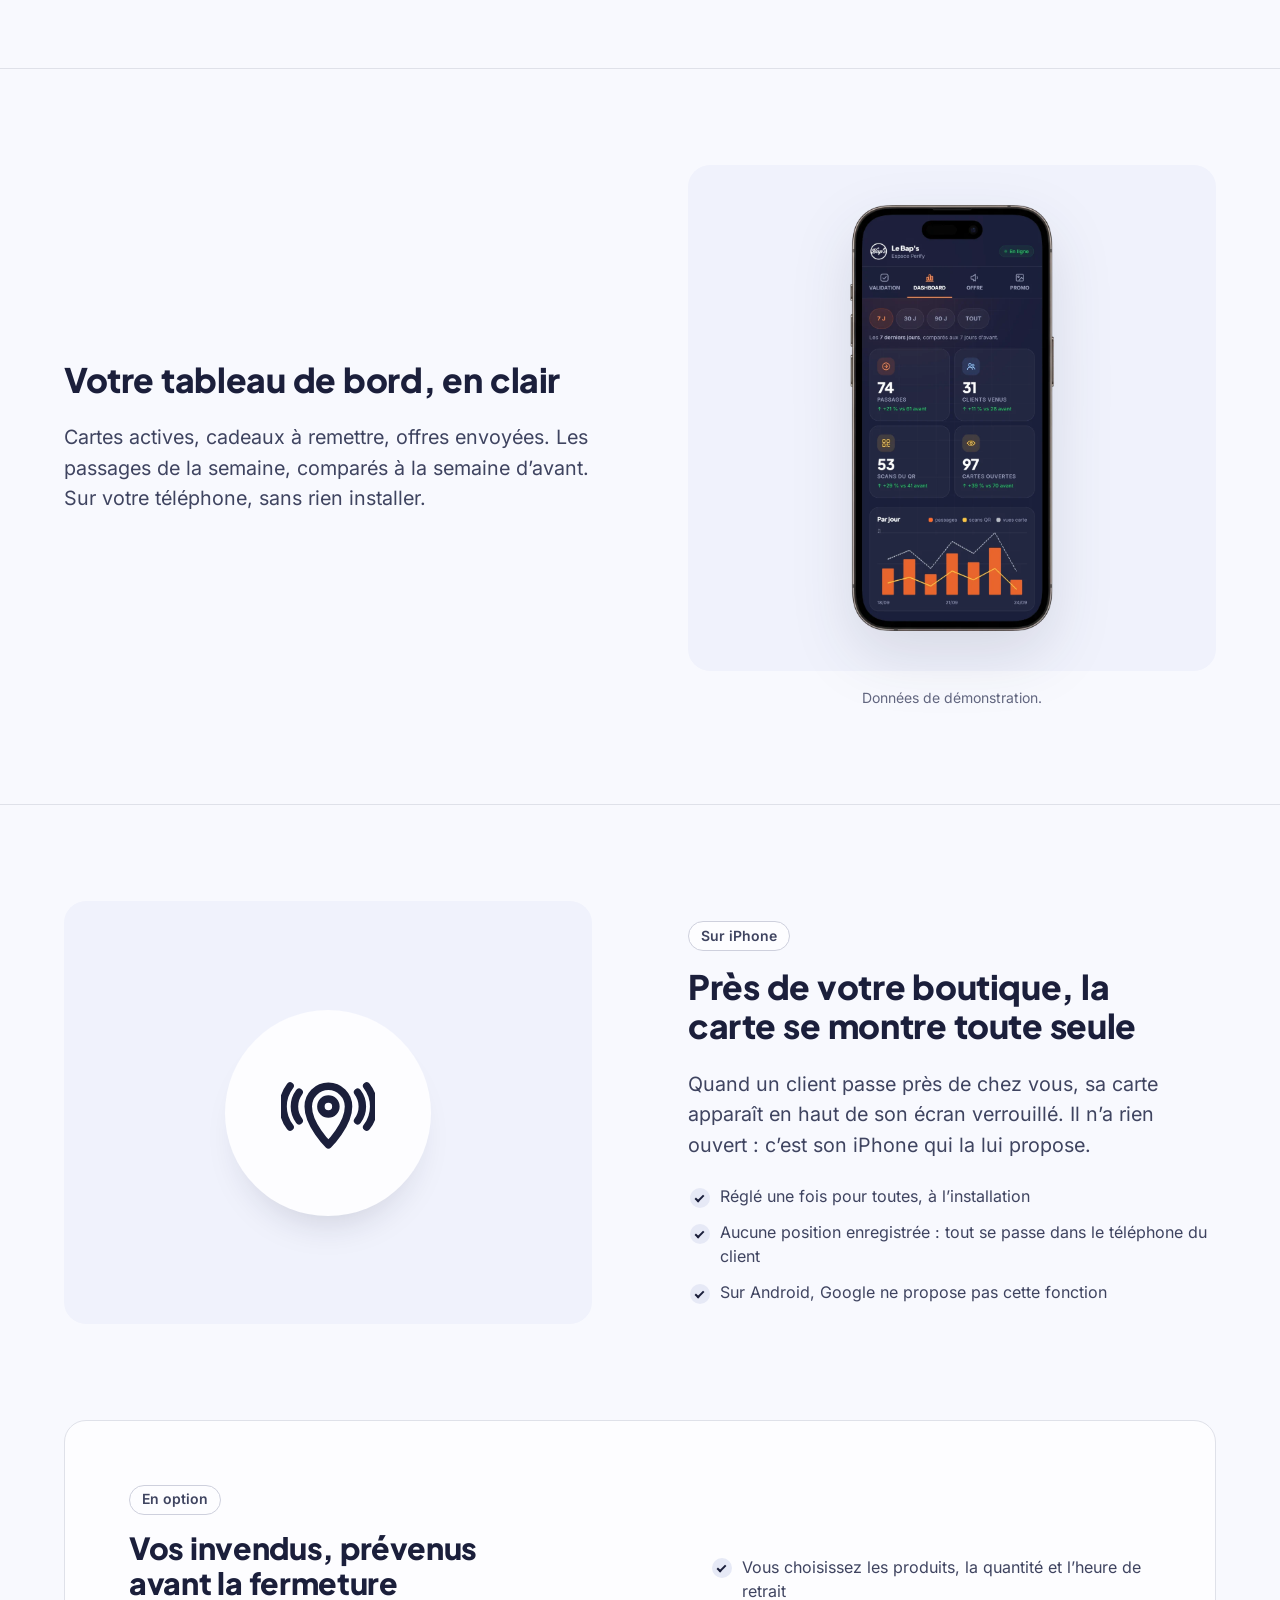
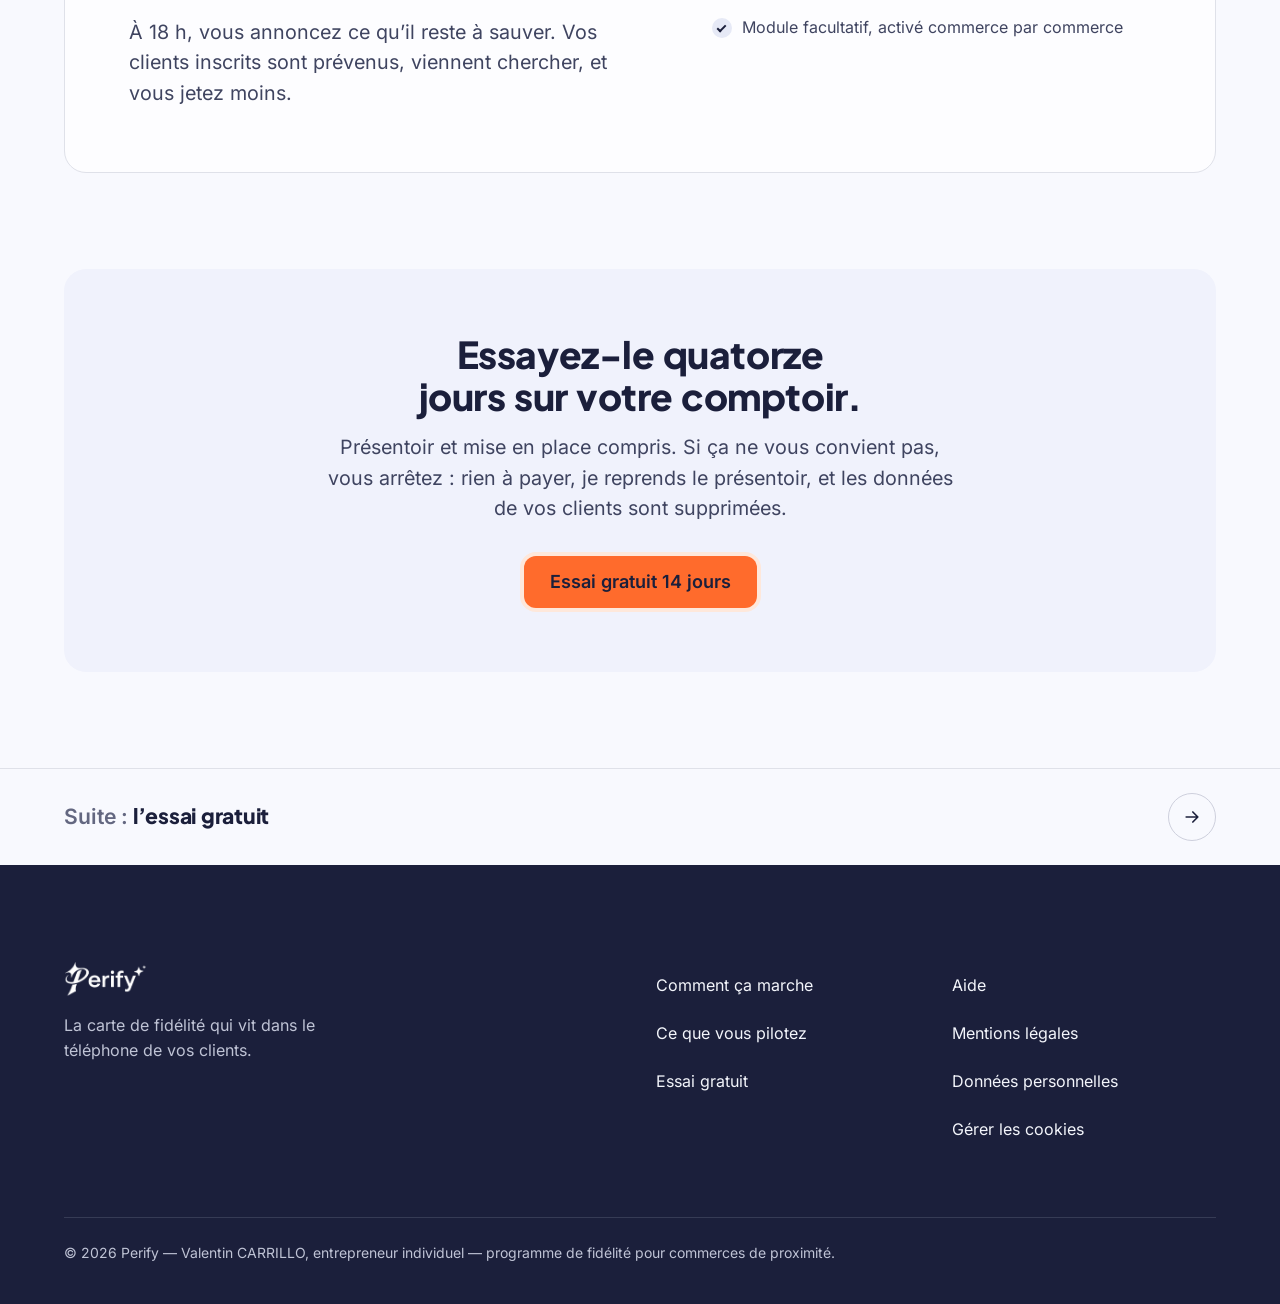
<file: ce-que-vous-pilotez.html>
<!doctype html>
<html lang="fr">
<head>
<meta charset="utf-8">
<meta name="viewport" content="width=device-width, initial-scale=1, viewport-fit=cover">
<title>Ce que vous pilotez — Perify</title>
<meta name="description" content="Vos offres sur la carte de vos clients, vos promos avec leur affiche, votre tableau de bord, et la carte qui se montre près de votre boutique.">
<meta name="theme-color" content="#1B1F3B">
<link rel="canonical" href="https://perify.app/ce-que-vous-pilotez">
<link rel="icon" href="img/favicon.png" type="image/png">
<link rel="apple-touch-icon" href="img/apple-touch-icon.png">
<meta property="og:title" content="Ce que vous pilotez — Perify">
<meta property="og:description" content="Vos offres sur la carte de vos clients, vos promos avec leur affiche, votre tableau de bord, et la carte qui se montre près de votre boutique.">
<meta property="og:type" content="website">
<meta property="og:url" content="https://perify.app/ce-que-vous-pilotez">
<meta property="og:image" content="https://perify.app/img/og.png">
<meta property="og:image:width" content="1200">
<meta property="og:image:height" content="630">
<meta name="twitter:card" content="summary_large_image">
<!-- Refonte A (30/10/2026) : site.css est la feuille commune (polices servies par perify.app, déclarées en tête) -->
<link rel="stylesheet" href="site.css">
<link rel="stylesheet" href="pilotez.css">
<script src="site.js" defer></script>
<script src="consentement.js" defer></script>
</head>
<body>

<header class="entete">
  <div class="container entete-barre">
    <a class="entete-logo" href="/"><img src="img/logo-perify-blanc.png" alt="Perify, accueil" width="359" height="156"></a>
    <nav class="entete-nav" aria-label="Menu principal">
      <ul class="nav-liens">
        <li><a href="/comment-ca-marche">Comment ça marche</a></li>
        <li><a href="/ce-que-vous-pilotez" aria-current="page">Ce que vous pilotez</a></li>
        <li><a href="/essai-gratuit#qui">Qui est derrière</a></li>
      </ul>
    </nav>
    <a class="btn btn-contour entete-essai" href="/essai-gratuit">Essai gratuit<span class="entete-essai-plus">&nbsp;14 jours</span></a>
    <details class="nav-tel">
      <summary><svg viewBox="0 0 24 24" width="22" height="22" fill="none" stroke="currentColor" stroke-width="2" stroke-linecap="round" aria-hidden="true" focusable="false"><path class="trait-menu" d="M4 7h16M4 12h16M4 17h16"/><path class="trait-croix" d="M6 6l12 12M18 6L6 18"/></svg>Menu</summary>
      <nav class="nav-tel-panneau" aria-label="Menu principal">
        <ul class="nav-tel-liens">
          <li><a href="/comment-ca-marche">Comment ça marche</a></li>
          <li><a href="/ce-que-vous-pilotez" aria-current="page">Ce que vous pilotez</a></li>
          <li><a href="/essai-gratuit#qui">Qui est derrière</a></li>
          <li><a class="btn btn-contour" href="/essai-gratuit">Essai gratuit 14 jours</a></li>
        </ul>
      </nav>
    </details>
  </div>
</header>

<main>

  <!-- ══ CHAPEAU DE PAGE ══ -->
  <section class="page-tete">
    <div class="container">
      <p class="page-nom">Ce que vous pilotez</p>
      <h1>Tout se commande depuis votre téléphone, entre deux clients.</h1>
    </div>
  </section>

  <!-- ══ LES MODULES : texte d'un côté, capture de l'autre (en alternance), séparés par un filet.
       Les captures chiffrées portent « Données de démonstration. ». ══ -->
  <div class="pilotage" id="pilotage">

    <!-- module 1 : l'offre sur la carte -->
    <section class="section module" aria-labelledby="titre-module-1">
      <div class="container module-grille">
        <div class="module-texte">
          <p class="pastille">Nouveau</p>
          <h2 id="titre-module-1">Votre offre s’affiche sur la carte de vos clients</h2>
          <p>Vous créez l’offre en trois touches. Elle part par <span class="insecable">e-mail</span>, et surtout&nbsp;: elle apparaît
            <strong>directement sur la carte</strong> de chaque client concerné.</p>
          <p>Il appuie sur «&nbsp;Activer mon offre&nbsp;», un code s’affiche, vous le vérifiez en caisse. C’est tout.</p>
          <ul class="liste">
            <li>Durée au choix&nbsp;: 3, 7, 14 ou 30 jours</li>
            <li>Passé la date, l’offre disparaît toute seule</li>
            <li>Un code déjà utilisé est refusé en caisse</li>
          </ul>
        </div>
        <figure class="module-visu">
          <div class="cadre-visuel">
            <img class="tel" src="img/commercant-offre-iphone.webp" width="652" height="1239" loading="lazy"
                 alt="L’espace commerçant sur un iPhone : l’offre du moment, son aperçu sur la carte Wallet et la notification reçue par le client">
          </div>
          <figcaption class="legende">Données de démonstration.</figcaption>
        </figure>
      </div>
    </section>

    <!-- module 2 : la promo avec son affiche -->
    <section class="section filet module module-inverse" aria-labelledby="titre-module-2">
      <div class="container module-grille">
        <div class="module-texte">
          <h2 id="titre-module-2">La promo part avec son affiche, sans logiciel photo</h2>
          <p>Vous écrivez l’offre. Perify dessine la bannière et envoie <span class="insecable">l’e-mail</span> à vos clients inscrits,
            à vos couleurs, avec la date de validité.</p>
          <p>Vous pouvez l’envoyer maintenant, ou la programmer pour demain matin.</p>
          <ul class="liste">
            <li>Seuls les clients qui ont accepté reçoivent vos e-mails</li>
            <li>Une même affiche ne peut pas partir deux fois par erreur</li>
          </ul>
        </div>
        <figure class="module-visu">
          <div class="cadre-visuel mails">
            <img src="img/offre-mail-1.webp" width="400" height="715" loading="lazy" alt="Un e-mail promo envoyé aux clients : « Burger, 1 acheté = 1 offert »">
            <img src="img/offre-mail-2.webp" width="400" height="713" loading="lazy" alt="Un second e-mail promo, avec le produit en grand et le bouton « Profiter de l’offre »">
          </div>
        </figure>
      </div>
    </section>

    <!-- module 3 : le tableau de bord -->
    <section class="section filet module" aria-labelledby="titre-module-3">
      <div class="container module-grille">
        <div class="module-texte">
          <h2 id="titre-module-3">Votre tableau de bord, en clair</h2>
          <p>Cartes actives, cadeaux à remettre, offres envoyées. Les passages de la semaine, comparés à la semaine
            d’avant. Sur votre téléphone, sans rien installer.</p>
        </div>
        <figure class="module-visu">
          <div class="cadre-visuel">
            <img class="tel" src="img/dashboard-iphone.webp" width="652" height="1239" loading="lazy"
                 alt="Le tableau de bord de l’espace commerçant sur un iPhone : passages, clients venus, scans du QR, cartes ouvertes et la courbe par jour">
          </div>
          <figcaption class="legende">Données de démonstration.</figcaption>
        </figure>
      </div>
    </section>

    <!-- module 4 : la carte qui se montre près de la boutique (GPS, iPhone) -->
    <section class="section filet module module-inverse" aria-labelledby="titre-module-4">
      <div class="container module-grille">
        <div class="module-texte">
          <p class="pastille">Sur iPhone</p>
          <h2 id="titre-module-4">Près de votre boutique, la carte se montre toute seule</h2>
          <p>Quand un client passe près de chez vous, sa carte apparaît en haut de son écran verrouillé.
            Il n’a rien ouvert&nbsp;: c’est son iPhone qui la lui propose.</p>
          <ul class="liste">
            <li>Réglé une fois pour toutes, à l’installation</li>
            <li>Aucune position enregistrée&nbsp;: tout se passe dans le téléphone du client</li>
            <li>Sur Android, Google ne propose pas cette fonction</li>
          </ul>
        </div>
        <div class="module-visu">
          <!-- À REMPLACER : capture de son écran verrouillé. En attendant : une icône (épingle de carte et ondes), pas une maquette de téléphone. -->
          <div class="cadre-visuel visu-gps">
            <div class="gps-disque">
              <svg viewBox="0 0 24 24" fill="none" stroke="currentColor" stroke-width="1.9" stroke-linecap="round" stroke-linejoin="round" aria-hidden="true" focusable="false">
                <path d="M12 20.2s-5.1-5-5.1-9.7a5.1 5.1 0 0 1 10.2 0c0 4.7-5.1 9.7-5.1 9.7z"/>
                <circle cx="12" cy="10.5" r="1.9"/>
                <path d="M4.6 6.9a6 6 0 0 0 0 7.2M19.4 6.9a6 6 0 0 1 0 7.2"/>
                <path d="M2.3 5.3a8.5 8.5 0 0 0 0 10.4M21.7 5.3a8.5 8.5 0 0 1 0 10.4"/>
              </svg>
            </div>
          </div>
        </div>
      </div>
    </section>

    <!-- en option : les invendus -->
    <section class="section filet module-option" aria-labelledby="titre-option">
      <div class="container">
        <div class="option">
          <div>
            <p class="pastille">En option</p>
            <h2 id="titre-option">Vos invendus, prévenus avant la fermeture</h2>
            <p>À 18 h, vous annoncez ce qu’il reste à sauver. Vos clients inscrits sont prévenus,
              viennent chercher, et vous jetez moins.</p>
          </div>
          <ul class="liste">
            <li>Vous choisissez les produits, la quantité et l’heure de retrait</li>
            <li>Module facultatif, activé commerce par commerce</li>
          </ul>
        </div>
      </div>
    </section>

  </div>

  <!-- ══ BLOC FINAL « ESSAI » ══ -->
  <section class="essai-final" aria-labelledby="titre-essai">
    <div class="container">
      <div class="essai-final-cadre">
        <h2 id="titre-essai">Essayez-le quatorze jours sur votre comptoir.</h2>
        <p>Présentoir et mise en place compris. Si ça ne vous convient pas, vous arrêtez&nbsp;: rien à payer, je reprends le présentoir, et les données de vos clients sont supprimées.</p>
        <a class="btn btn-plein" href="/essai-gratuit">Essai gratuit 14 jours</a>
      </div>
    </div>
  </section>

  <!-- ══ SUITE ══ -->
  <div class="suite">
    <div class="container">
      <a class="suite-lien" href="/essai-gratuit"><span class="suite-texte"><span class="suite-mot">Suite&nbsp;:</span> l’essai gratuit</span><span class="suite-fleche" aria-hidden="true"><svg viewBox="0 0 24 24" fill="none" stroke="currentColor" stroke-width="2" stroke-linecap="round" stroke-linejoin="round"><path d="M5 12h14M13 6l6 6-6 6"/></svg></span></a>
    </div>
  </div>

</main>

<footer class="pied">
  <div class="container pied-grille">
    <div class="pied-marque">
      <img src="img/logo-perify-blanc.png" alt="Perify" width="359" height="156" loading="lazy">
      <p>La carte de fidélité qui vit dans le téléphone de vos clients.</p>
    </div>
    <nav class="pied-nav" aria-label="Pied de page">
      <ul>
        <li><a href="/comment-ca-marche">Comment ça marche</a></li>
        <li><a href="/ce-que-vous-pilotez">Ce que vous pilotez</a></li>
        <li><a href="/essai-gratuit">Essai gratuit</a></li>
      </ul>
      <ul class="pied-liens">
        <li><a href="/aide">Aide</a></li>
        <li><a href="/mentions-legales">Mentions légales</a></li>
        <li><a href="/mentions-legales#donnees">Données personnelles</a></li>
      </ul>
    </nav>
  </div>
  <div class="container">
    <p class="pied-legal">© 2026 Perify — Valentin CARRILLO, entrepreneur individuel — programme de fidélité pour commerces de proximité.</p>
  </div>
</footer>

</body>
</html>
</file>
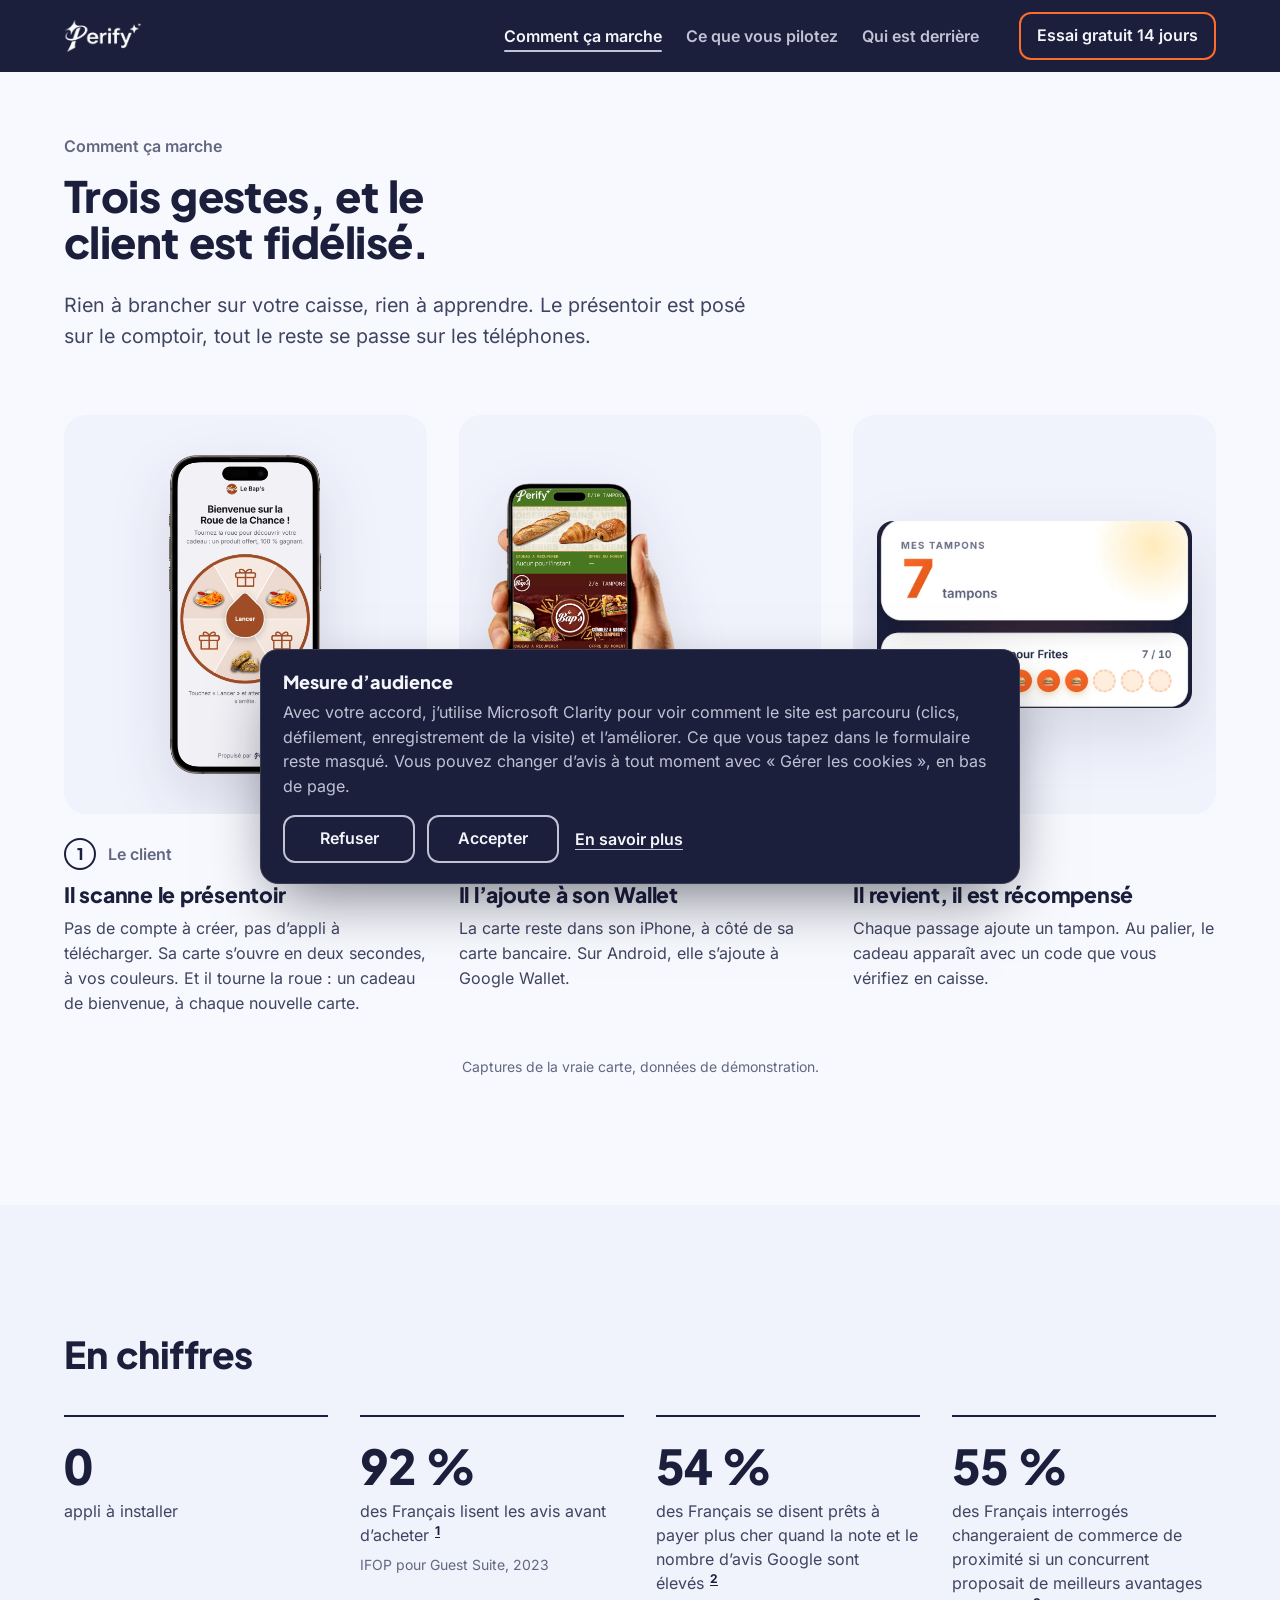
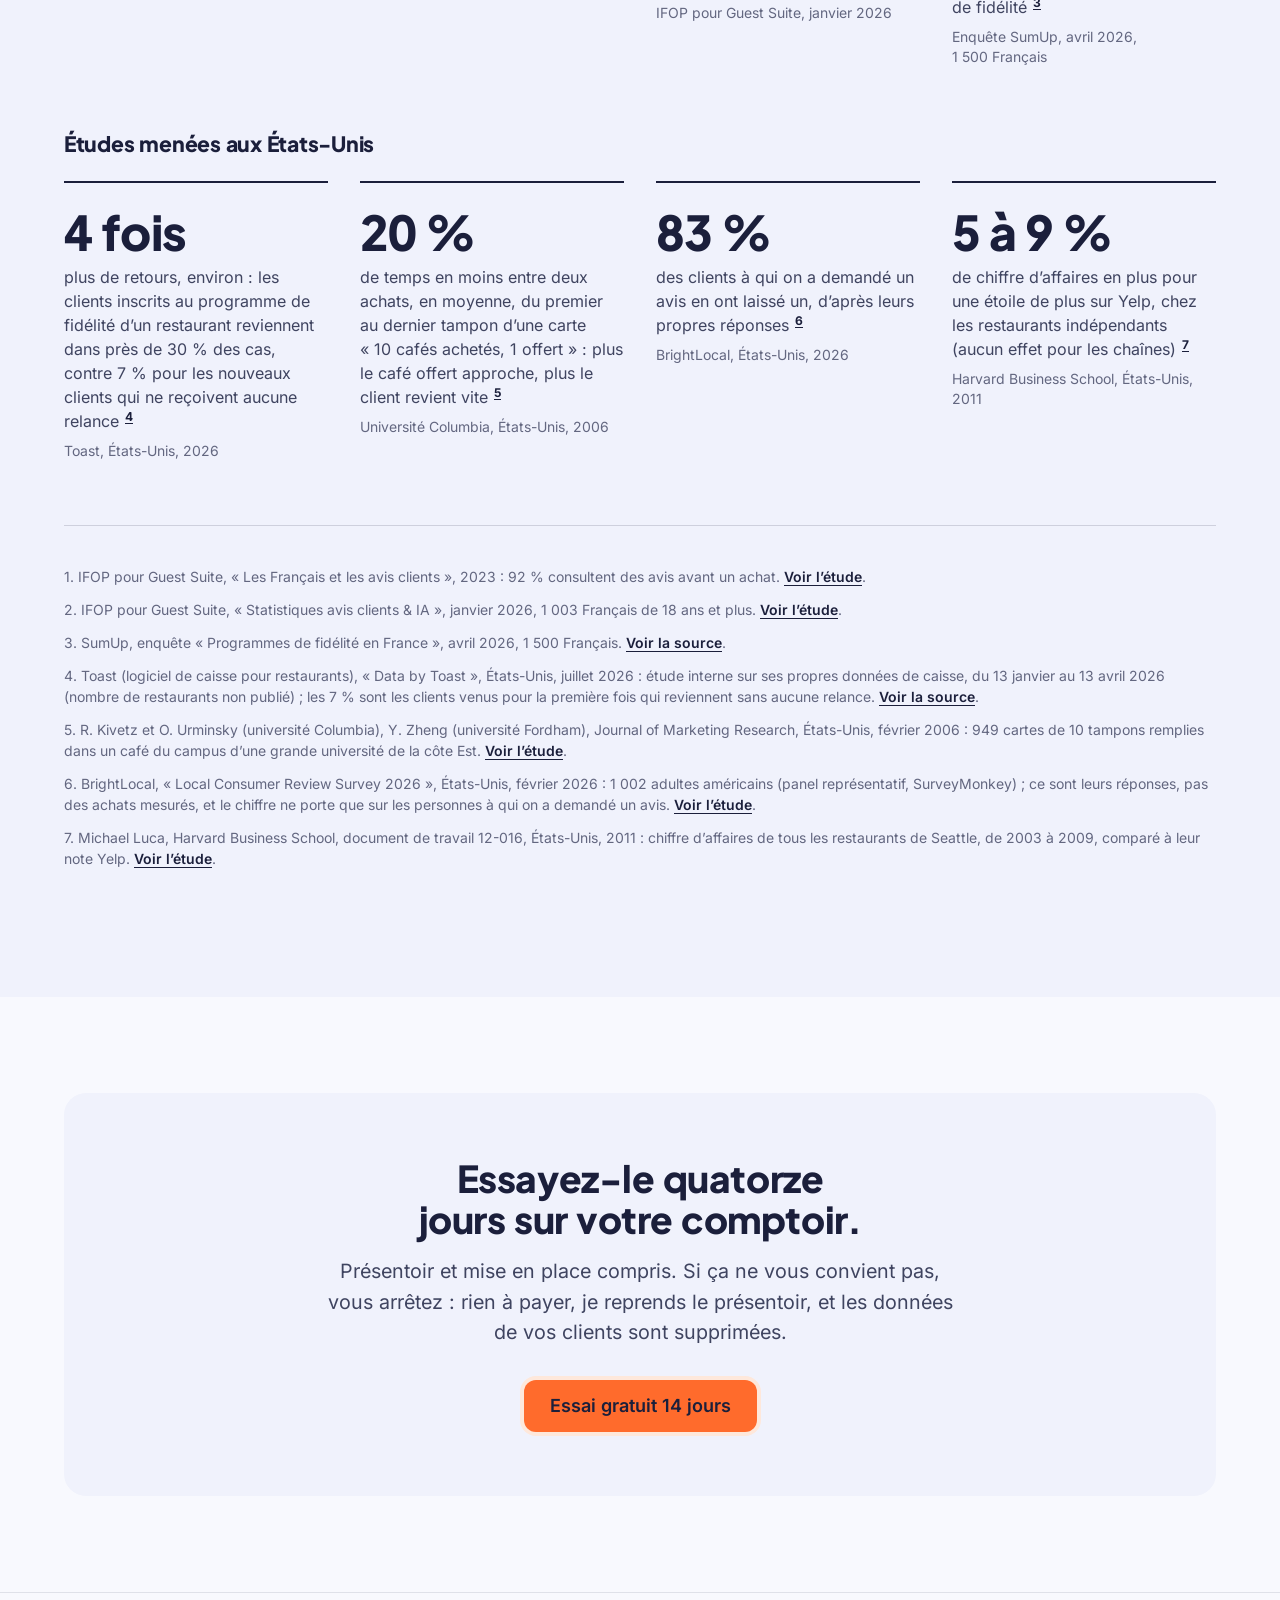
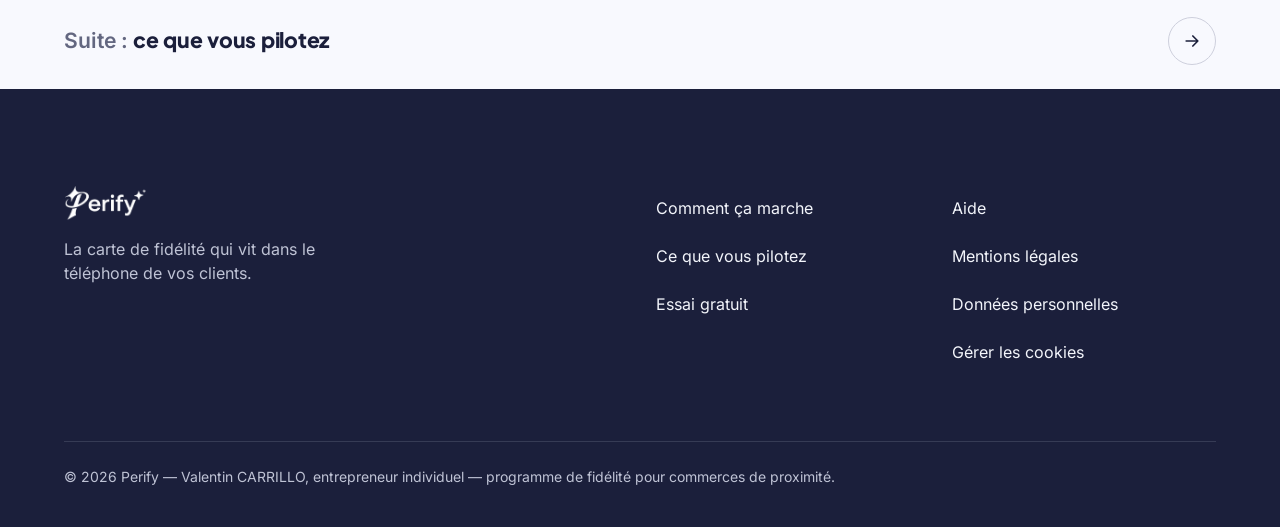
<file: comment-ca-marche.html>
<!doctype html>
<html lang="fr">
<head>
<meta charset="utf-8">
<meta name="viewport" content="width=device-width, initial-scale=1, viewport-fit=cover">
<title>Comment ça marche — Perify</title>
<meta name="description" content="Le client scanne le présentoir, ajoute sa carte à son Wallet, revient et il est récompensé. Rien à brancher sur votre caisse.">
<meta name="theme-color" content="#1B1F3B">
<link rel="canonical" href="https://perify.app/comment-ca-marche">
<link rel="icon" href="img/favicon.png" type="image/png">
<link rel="apple-touch-icon" href="img/apple-touch-icon.png">
<meta property="og:title" content="Comment ça marche — Perify">
<meta property="og:description" content="Le client scanne le présentoir, ajoute sa carte à son Wallet, revient et il est récompensé. Rien à brancher sur votre caisse.">
<meta property="og:type" content="website">
<meta property="og:url" content="https://perify.app/comment-ca-marche">
<meta property="og:image" content="https://perify.app/img/og.png">
<meta property="og:image:width" content="1200">
<meta property="og:image:height" content="630">
<meta name="twitter:card" content="summary_large_image">
<!-- Refonte A (30/10/2026) : site.css est la feuille commune (polices servies par perify.app, déclarées en tête) -->
<link rel="stylesheet" href="site.css">
<link rel="stylesheet" href="comment.css">
<script src="site.js" defer></script>
<script src="consentement.js" defer></script>
</head>
<body>

<header class="entete">
  <div class="container entete-barre">
    <a class="entete-logo" href="/"><img src="img/logo-perify-blanc.png" alt="Perify, accueil" width="359" height="156"></a>
    <nav class="entete-nav" aria-label="Menu principal">
      <ul class="nav-liens">
        <li><a href="/comment-ca-marche" aria-current="page">Comment ça marche</a></li>
        <li><a href="/ce-que-vous-pilotez">Ce que vous pilotez</a></li>
        <li><a href="/essai-gratuit#qui">Qui est derrière</a></li>
      </ul>
    </nav>
    <a class="btn btn-contour entete-essai" href="/essai-gratuit">Essai gratuit<span class="entete-essai-plus">&nbsp;14 jours</span></a>
    <details class="nav-tel">
      <summary><svg viewBox="0 0 24 24" width="22" height="22" fill="none" stroke="currentColor" stroke-width="2" stroke-linecap="round" aria-hidden="true" focusable="false"><path class="trait-menu" d="M4 7h16M4 12h16M4 17h16"/><path class="trait-croix" d="M6 6l12 12M18 6L6 18"/></svg>Menu</summary>
      <nav class="nav-tel-panneau" aria-label="Menu principal">
        <ul class="nav-tel-liens">
          <li><a href="/comment-ca-marche" aria-current="page">Comment ça marche</a></li>
          <li><a href="/ce-que-vous-pilotez">Ce que vous pilotez</a></li>
          <li><a href="/essai-gratuit#qui">Qui est derrière</a></li>
          <li><a class="btn btn-contour" href="/essai-gratuit">Essai gratuit 14 jours</a></li>
        </ul>
      </nav>
    </details>
  </div>
</header>

<main>

  <!-- ══ CHAPEAU DE PAGE ══ -->
  <section class="page-tete">
    <div class="container">
      <p class="page-nom">Comment ça marche</p>
      <h1>Trois gestes, et le client est fidélisé.</h1>
      <p class="chapo">Rien à brancher sur votre caisse, rien à apprendre. Le présentoir est posé
        sur le comptoir, tout le reste se passe sur les téléphones.</p>
    </div>
  </section>

  <!-- ══ LES TROIS ÉTAPES : chaque capture sur sa plaque teintée, le numéro, qui agit, le titre, le texte. ══ -->
  <section class="section etapes-bloc">
    <div class="container">
      <ol class="etapes">
        <li class="etape">
          <div class="cadre-visuel etape-visu">
            <img src="img/roue-iphone.webp" width="652" height="1239" decoding="async"
                 alt="La roue de la chance sur un iPhone : le client la tourne une fois et découvre son cadeau de bienvenue">
          </div>
          <p class="etape-qui"><span class="etape-num" aria-hidden="true">1</span>Le client</p>
          <h2>Il scanne le présentoir</h2>
          <p>Pas de compte à créer, pas d’appli à télécharger. Sa carte s’ouvre en deux secondes,
            à vos couleurs. Et il tourne la roue&nbsp;: un cadeau de bienvenue, à chaque nouvelle carte.</p>
        </li>
        <li class="etape">
          <div class="cadre-visuel etape-visu etape-visu-bas">
            <img src="img/pass-main.webp" width="1200" height="1262" decoding="async"
                 alt="Deux cartes de fidélité dans l’application Cartes d’un iPhone tenu en main">
          </div>
          <p class="etape-qui"><span class="etape-num" aria-hidden="true">2</span>Son téléphone</p>
          <h2>Il l’ajoute à son Wallet</h2>
          <p>La carte reste dans son iPhone, à côté de sa carte bancaire. Sur Android, elle s’ajoute
            à Google Wallet.</p>
        </li>
        <li class="etape">
          <div class="cadre-visuel etape-visu etape-visu-large">
            <img src="img/tampons.webp" width="900" height="537" loading="lazy" decoding="async"
                 alt="Le compteur de la carte : sept tampons, plus que trois pour le prochain cadeau">
          </div>
          <p class="etape-qui"><span class="etape-num" aria-hidden="true">3</span>Votre comptoir</p>
          <h2>Il revient, il est récompensé</h2>
          <p>Chaque passage ajoute un tampon. Au palier, le cadeau apparaît avec un code
            que vous vérifiez en caisse.</p>
        </li>
      </ol>
      <p class="legende etapes-legende">Captures de la vraie carte, données de démonstration.</p>
    </div>
  </section>

  <!-- ══ EN CHIFFRES — que du vrai : un fait du produit (0 appli) et des études publiées, vérifiées à la source
       (le 27/09 pour les trois françaises, le 01/10 pour les quatre américaines). Chaque étude garde son organisme
       et son année juste dessous, et un renvoi numéroté vers sa source en bas du bloc. Jamais un chiffre inventé,
       jamais une étude présentée comme un résultat promis au commerçant. Chiffres fixes (plus de compteur qui roule). ══ -->
  <section class="section teinte chiffres" aria-labelledby="titre-chiffres">
    <div class="container">
      <h2 id="titre-chiffres">En chiffres</h2>
      <div class="nombres">
        <div class="nombre">
          <b>0</b>
          <span>appli à installer</span>
        </div>
        <div class="nombre">
          <b>92&nbsp;%</b>
          <span>des Français lisent les avis avant d’acheter<sup><a href="#src-1" aria-label="source 1">1</a></sup></span>
          <small class="nombre-src">IFOP pour Guest Suite, 2023</small>
        </div>
        <div class="nombre">
          <b>54&nbsp;%</b>
          <span>des Français se disent prêts à payer plus cher quand la note et le nombre d’avis Google sont élevés<sup><a href="#src-2" aria-label="source 2">2</a></sup></span>
          <small class="nombre-src">IFOP pour Guest Suite, janvier&nbsp;2026</small>
        </div>
        <div class="nombre">
          <b>55&nbsp;%</b>
          <span>des Français interrogés changeraient de commerce de proximité si un concurrent proposait de meilleurs avantages de fidélité<sup><a href="#src-3" aria-label="source 3">3</a></sup></span>
          <small class="nombre-src">Enquête SumUp, avril&nbsp;2026, 1&nbsp;500&nbsp;Français</small>
        </div>
      </div>

      <!-- Études étrangères (01/10, demande de Valentin), prises dans la liste vérifiée à la source : le chiffre et son
           sens sont ceux de l'étude, avec ses limites (voir les sources numérotées). Liens : nouvel onglet. -->
      <h3 class="nombres-titre" id="titre-etranger">Études menées aux États-Unis</h3>
      <div class="nombres" aria-labelledby="titre-etranger" role="group">
        <div class="nombre">
          <b>4&nbsp;fois</b>
          <span>plus de retours, environ&nbsp;: les clients inscrits au programme de fidélité d’un restaurant reviennent dans près de 30&nbsp;% des cas, contre 7&nbsp;% pour les nouveaux clients qui ne reçoivent aucune relance<sup><a href="#src-4" aria-label="source 4">4</a></sup></span>
          <small class="nombre-src">Toast, <span class="insecable">États-Unis</span>, 2026</small>
        </div>
        <div class="nombre">
          <b>20&nbsp;%</b>
          <span>de temps en moins entre deux achats, en moyenne, du premier au dernier tampon d’une carte «&nbsp;10&nbsp;cafés achetés, 1&nbsp;offert&nbsp;»&nbsp;: plus le café offert approche, plus le client revient vite<sup><a href="#src-5" aria-label="source 5">5</a></sup></span>
          <small class="nombre-src">Université Columbia, <span class="insecable">États-Unis</span>, 2006</small>
        </div>
        <div class="nombre">
          <b>83&nbsp;%</b>
          <span>des clients à qui on a demandé un avis en ont laissé un, d’après leurs propres réponses<sup><a href="#src-6" aria-label="source 6">6</a></sup></span>
          <small class="nombre-src">BrightLocal, <span class="insecable">États-Unis</span>, 2026</small>
        </div>
        <div class="nombre">
          <b>5&nbsp;à&nbsp;9&nbsp;%</b>
          <span>de chiffre d’affaires en plus pour une étoile de plus sur Yelp, chez les restaurants indépendants (aucun effet pour les chaînes)<sup><a href="#src-7" aria-label="source 7">7</a></sup></span>
          <small class="nombre-src">Harvard Business School, <span class="insecable">États-Unis</span>, 2011</small>
        </div>
      </div>

      <div class="sources">
        <p class="source" id="src-1">1. IFOP pour Guest Suite, «&nbsp;Les Français et les avis clients&nbsp;», 2023&nbsp;: 92&nbsp;% consultent des avis avant un achat.
          <a href="https://www.guest-suite.com/blog/statistiques-avis-clients-2023" rel="noopener">Voir&nbsp;l’étude</a>.</p>
        <p class="source" id="src-2">2. IFOP pour Guest Suite, «&nbsp;Statistiques avis clients &amp; IA&nbsp;», janvier 2026, 1&nbsp;003 Français de 18&nbsp;ans et plus.
          <a href="https://www.guest-suite.com/blog/statistiques-avis-clients" rel="noopener">Voir&nbsp;l’étude</a>.</p>
        <p class="source" id="src-3">3. SumUp, enquête «&nbsp;Programmes de fidélité en France&nbsp;», avril 2026, 1&nbsp;500 Français.
          <a href="https://www.sumup.com/fr-fr/business-guide/sondage-sur-les-programmes-de-fidelite-en-france/" rel="noopener">Voir&nbsp;la&nbsp;source</a>.</p>
        <p class="source" id="src-4">4. Toast (logiciel de caisse pour restaurants), «&nbsp;Data by Toast&nbsp;», États-Unis, juillet 2026&nbsp;: étude interne sur ses propres données de caisse, du 13&nbsp;janvier au 13&nbsp;avril 2026 (nombre de restaurants non publié)&nbsp;; les 7&nbsp;% sont les clients venus pour la première fois qui reviennent sans aucune relance.
          <a href="https://pos.toasttab.com/blog/data/restaurant-loyalty-program-return-rate" target="_blank" rel="noopener">Voir&nbsp;la&nbsp;source</a>.</p>
        <p class="source" id="src-5">5. R.&nbsp;Kivetz et O.&nbsp;Urminsky (université Columbia), Y.&nbsp;Zheng (université Fordham), Journal of Marketing Research, États-Unis, février 2006&nbsp;: 949 cartes de 10&nbsp;tampons remplies dans un café du campus d’une grande université de la côte Est.
          <a href="https://business.columbia.edu/sites/default/files-efs/pubfiles/1200/goalgradient.pdf" target="_blank" rel="noopener">Voir&nbsp;l’étude</a>.</p>
        <p class="source" id="src-6">6. BrightLocal, «&nbsp;Local Consumer Review Survey 2026&nbsp;», États-Unis, février 2026&nbsp;: 1&nbsp;002 adultes américains (panel représentatif, SurveyMonkey)&nbsp;; ce sont leurs réponses, pas des achats mesurés, et le chiffre ne porte que sur les personnes à qui on a demandé un avis.
          <a href="https://www.brightlocal.com/research/local-consumer-review-survey/" target="_blank" rel="noopener">Voir&nbsp;l’étude</a>.</p>
        <p class="source" id="src-7">7. Michael Luca, Harvard Business School, document de travail 12-016, États-Unis, 2011&nbsp;: chiffre d’affaires de tous les restaurants de Seattle, de 2003 à 2009, comparé à leur note Yelp.
          <a href="https://www.hbs.edu/ris/Publication%20Files/12-016_a7e4a5a2-03f9-490d-b093-8f951238dba2.pdf" target="_blank" rel="noopener">Voir&nbsp;l’étude</a>.</p>
      </div>
    </div>
  </section>

  <!-- ══ BLOC FINAL « ESSAI » ══ -->
  <section class="essai-final" aria-labelledby="titre-essai">
    <div class="container">
      <div class="essai-final-cadre">
        <h2 id="titre-essai">Essayez-le quatorze jours sur votre comptoir.</h2>
        <p>Présentoir et mise en place compris. Si ça ne vous convient pas, vous arrêtez&nbsp;: rien à payer, je reprends le présentoir, et les données de vos clients sont supprimées.</p>
        <a class="btn btn-plein" href="/essai-gratuit">Essai gratuit 14 jours</a>
      </div>
    </div>
  </section>

  <!-- ══ SUITE ══ -->
  <div class="suite">
    <div class="container">
      <a class="suite-lien" href="/ce-que-vous-pilotez"><span class="suite-texte"><span class="suite-mot">Suite&nbsp;:</span> ce que vous pilotez</span><span class="suite-fleche" aria-hidden="true"><svg viewBox="0 0 24 24" fill="none" stroke="currentColor" stroke-width="2" stroke-linecap="round" stroke-linejoin="round"><path d="M5 12h14M13 6l6 6-6 6"/></svg></span></a>
    </div>
  </div>
</main>

<footer class="pied">
  <div class="container pied-grille">
    <div class="pied-marque">
      <img src="img/logo-perify-blanc.png" alt="Perify" width="359" height="156" loading="lazy">
      <p>La carte de fidélité qui vit dans le téléphone de vos clients.</p>
    </div>
    <nav class="pied-nav" aria-label="Pied de page">
      <ul>
        <li><a href="/comment-ca-marche">Comment ça marche</a></li>
        <li><a href="/ce-que-vous-pilotez">Ce que vous pilotez</a></li>
        <li><a href="/essai-gratuit">Essai gratuit</a></li>
      </ul>
      <ul class="pied-liens">
        <li><a href="/aide">Aide</a></li>
        <li><a href="/mentions-legales">Mentions légales</a></li>
        <li><a href="/mentions-legales#donnees">Données personnelles</a></li>
      </ul>
    </nav>
  </div>
  <div class="container">
    <p class="pied-legal">© 2026 Perify — Valentin CARRILLO, entrepreneur individuel — programme de fidélité pour commerces de proximité.</p>
  </div>
</footer>

</body>
</html>
</file>
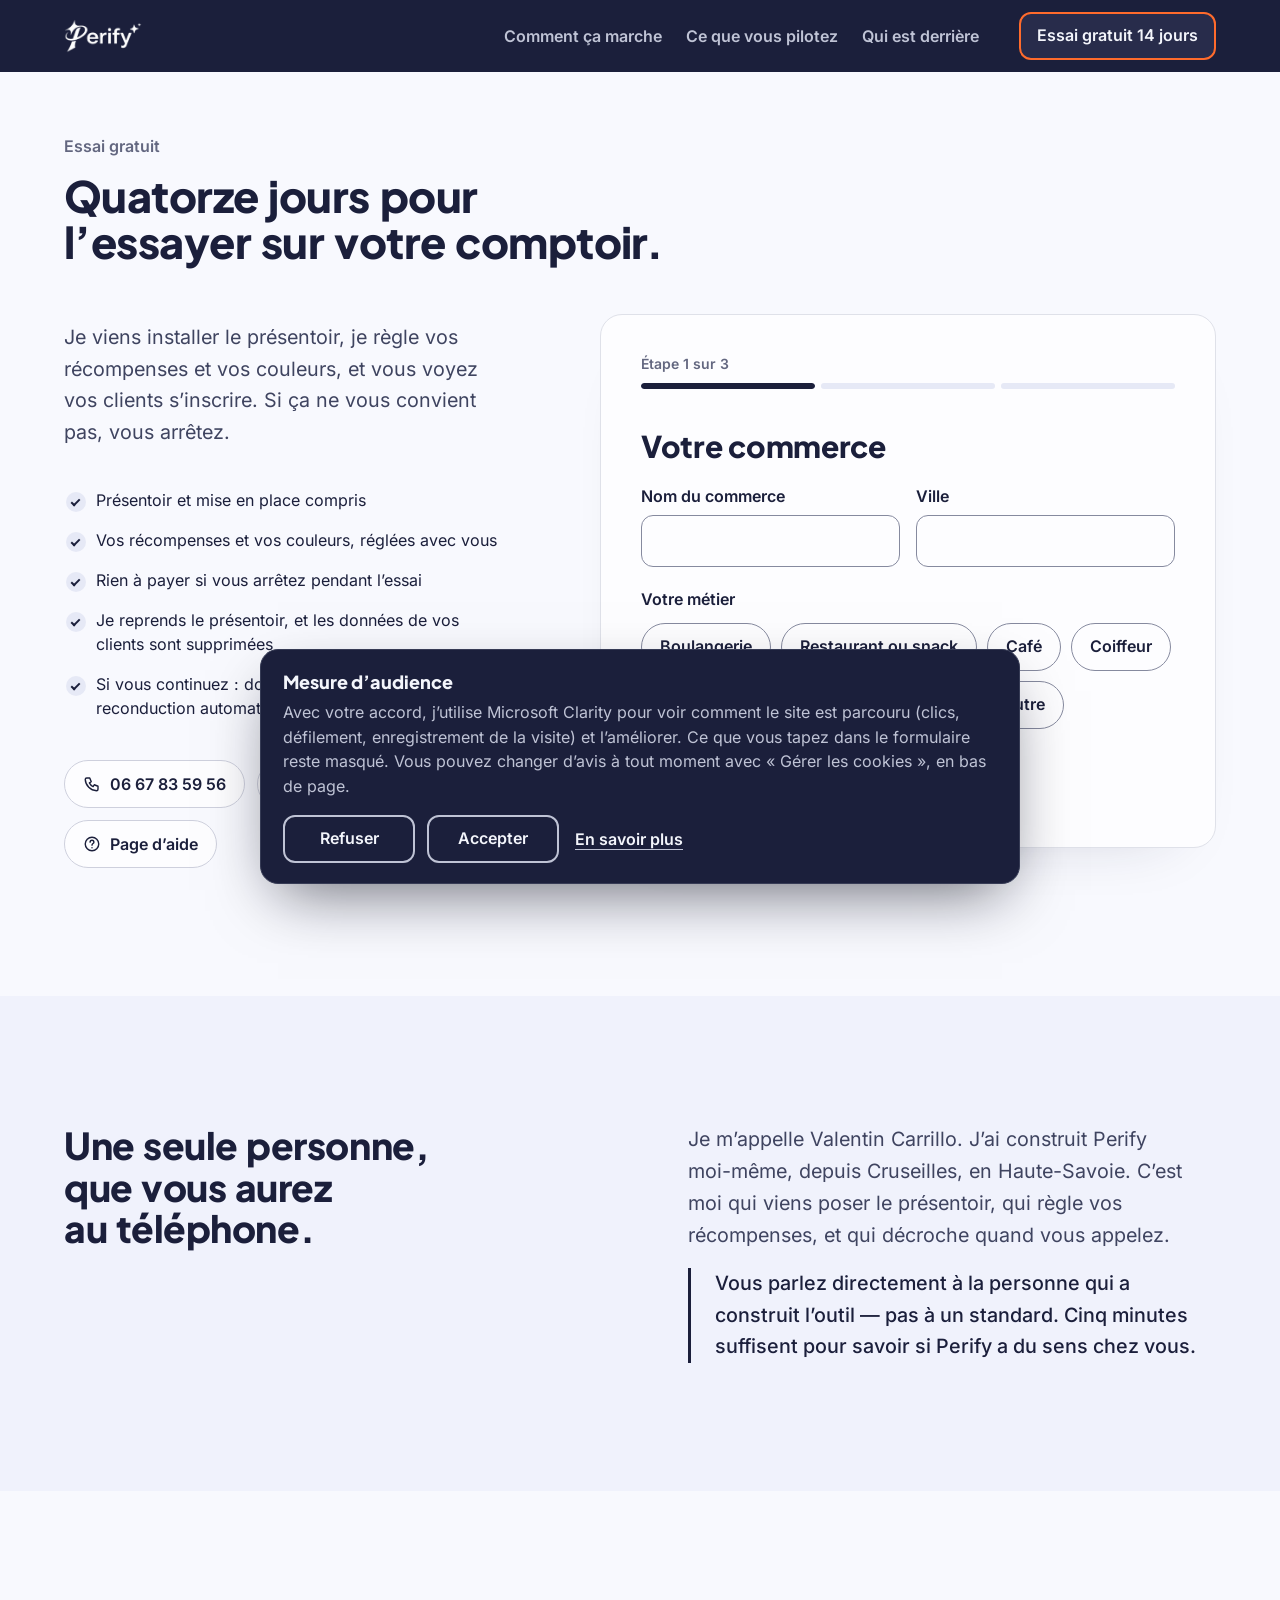
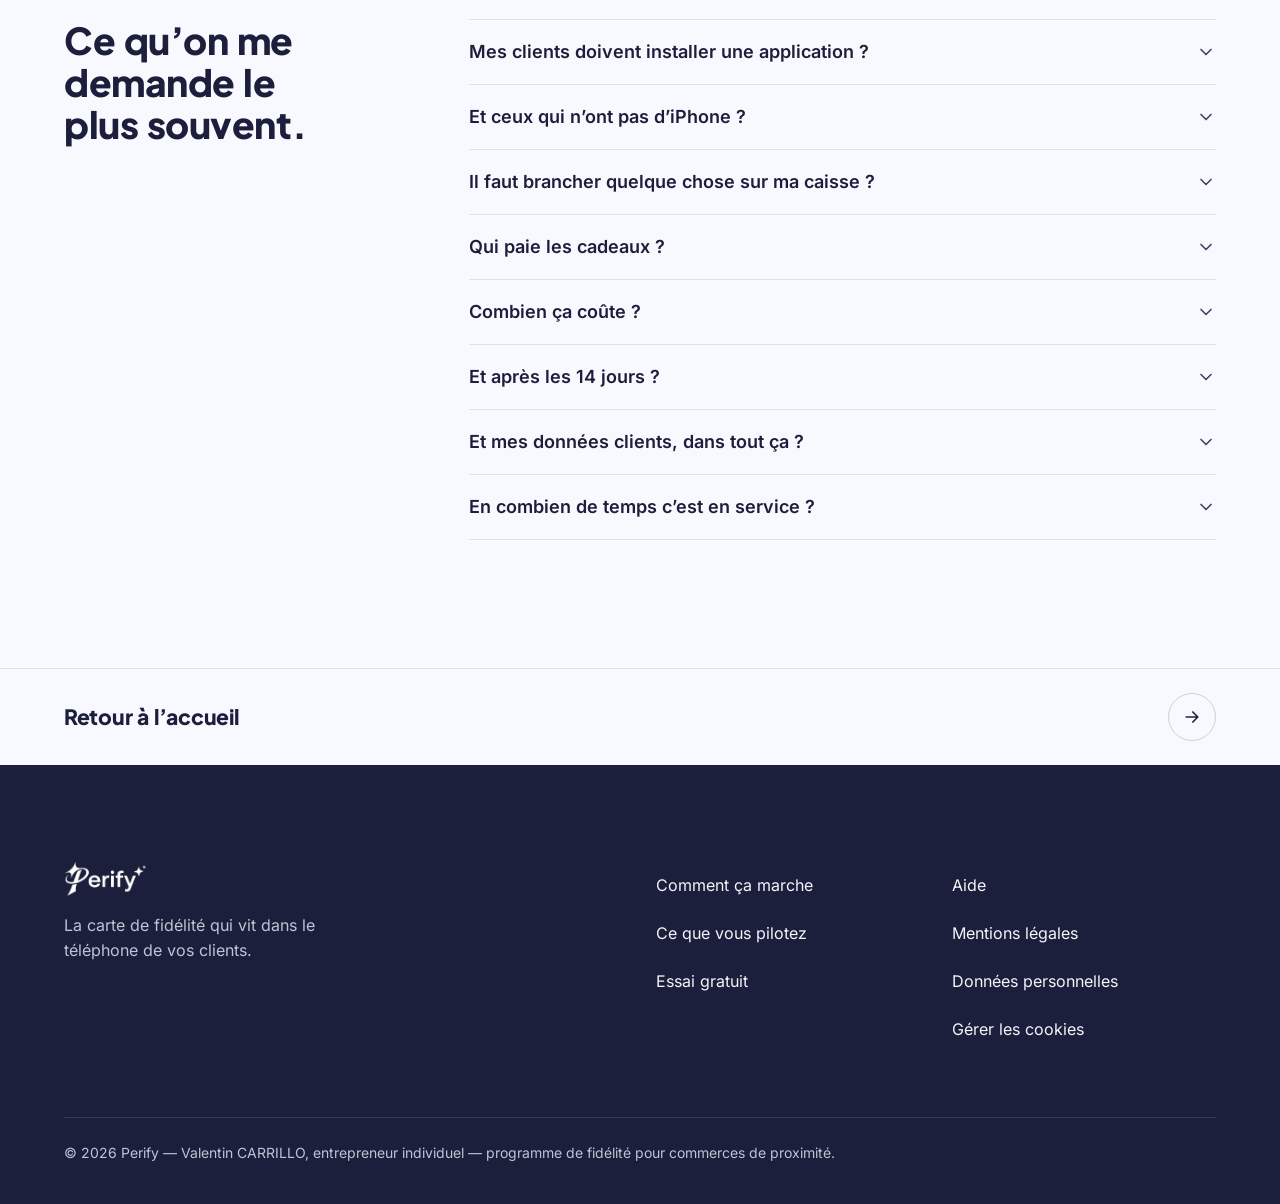
<file: essai-gratuit.html>
<!doctype html>
<html lang="fr">
<head>
<meta charset="utf-8">
<meta name="viewport" content="width=device-width, initial-scale=1, viewport-fit=cover">
<title>Essai gratuit 14 jours — Perify</title>
<meta name="description" content="Quatorze jours pour essayer Perify sur votre comptoir, présentoir et mise en place compris. Si ça ne vous convient pas, rien à payer.">
<meta name="theme-color" content="#1B1F3B">
<link rel="canonical" href="https://perify.app/essai-gratuit">
<link rel="icon" href="img/favicon.png" type="image/png">
<link rel="apple-touch-icon" href="img/apple-touch-icon.png">
<meta property="og:title" content="Essai gratuit 14 jours — Perify">
<meta property="og:description" content="Quatorze jours pour essayer Perify sur votre comptoir, présentoir et mise en place compris. Si ça ne vous convient pas, rien à payer.">
<meta property="og:type" content="website">
<meta property="og:url" content="https://perify.app/essai-gratuit">
<meta property="og:image" content="https://perify.app/img/og.png">
<meta property="og:image:width" content="1200">
<meta property="og:image:height" content="630">
<meta name="twitter:card" content="summary_large_image">
<!-- Refonte A (30/10/2026) : site.css est la feuille commune (polices servies par perify.app, déclarées en tête) -->
<link rel="stylesheet" href="site.css">
<link rel="stylesheet" href="essai.css">
<script src="site.js" defer></script>
<script src="consentement.js" defer></script>
<script src="essai.js" defer></script>
</head>
<body>

<header class="entete">
  <div class="container entete-barre">
    <a class="entete-logo" href="/"><img src="img/logo-perify-blanc.png" alt="Perify, accueil" width="359" height="156"></a>
    <nav class="entete-nav" aria-label="Menu principal">
      <ul class="nav-liens">
        <li><a href="/comment-ca-marche">Comment ça marche</a></li>
        <li><a href="/ce-que-vous-pilotez">Ce que vous pilotez</a></li>
        <li><a href="/essai-gratuit#qui">Qui est derrière</a></li>
      </ul>
    </nav>
    <!-- sur cette page, les liens « Essai gratuit » (barre, menu, pied) mènent au formulaire SANS recharger la page
         (/essai-gratuit rechargeait et vidait ce qui était déjà tapé) -->
    <a class="btn btn-contour entete-essai" href="#essai-demande" aria-current="page">Essai gratuit<span class="entete-essai-plus">&nbsp;14 jours</span></a>
    <details class="nav-tel">
      <summary><svg viewBox="0 0 24 24" width="22" height="22" fill="none" stroke="currentColor" stroke-width="2" stroke-linecap="round" aria-hidden="true" focusable="false"><path class="trait-menu" d="M4 7h16M4 12h16M4 17h16"/><path class="trait-croix" d="M6 6l12 12M18 6L6 18"/></svg>Menu</summary>
      <nav class="nav-tel-panneau" aria-label="Menu principal">
        <ul class="nav-tel-liens">
          <li><a href="/comment-ca-marche">Comment ça marche</a></li>
          <li><a href="/ce-que-vous-pilotez">Ce que vous pilotez</a></li>
          <li><a href="/essai-gratuit#qui">Qui est derrière</a></li>
          <li><a class="btn btn-contour" href="#essai-demande" aria-current="page">Essai gratuit 14 jours</a></li>
        </ul>
      </nav>
    </details>
  </div>
</header>

<main>
  <!-- ══ L'ESSAI (modèle « book a demo » : le texte à gauche, le formulaire à droite, sur sa carte) ══ -->
  <section class="page-tete essai-tete">
    <div class="container">
      <p class="page-nom">Essai gratuit</p>
      <h1>Quatorze jours pour l’essayer sur votre comptoir.</h1>
      <!-- téléphone et tablette seulement (essai.css) : le formulaire commence au 2e écran, ce lien y mène (#essai-demande). -->
      <a class="lien-fleche essai-aller" href="#essai-demande">Faire ma demande<svg viewBox="0 0 24 24" width="18" height="18" fill="none" stroke="currentColor" stroke-width="2" stroke-linecap="round" stroke-linejoin="round" aria-hidden="true"><path d="M12 5v14M6 13l6 6 6-6"/></svg></a>
    </div>
  </section>

  <!-- Refonte A (30/10/2026) : tout sur le fond clair ; « Qui est derrière » est la bande teintée de la page. -->
  <section class="essai">
    <div class="container essai-grille">

      <!-- colonne gauche : ce que comprend l'essai, puis les contacts directs -->
      <div class="essai-offre">
        <p class="essai-intro">Je viens installer le présentoir, je règle vos récompenses et vos couleurs, et vous voyez vos clients s’inscrire. Si ça ne vous convient pas, vous arrêtez.</p>
        <ul class="liste essai-liste">
          <li>Présentoir et mise en place compris</li>
          <li>Vos récompenses et vos couleurs, réglées avec&nbsp;vous</li>
          <li>Rien à payer si vous arrêtez pendant&nbsp;l’essai</li>
          <li>Je reprends le présentoir, et les données de vos clients sont supprimées</li>
          <li>Si vous continuez&nbsp;: douze mois, sans reconduction&nbsp;automatique</li>
        </ul>
        <div class="direct">
          <a href="tel:+33667835956"><svg width="18" height="18" viewBox="0 0 24 24" fill="none" stroke="currentColor" stroke-width="1.9" stroke-linecap="round" stroke-linejoin="round" aria-hidden="true"><path d="M5 4h4l2 5-2.5 1.5a11 11 0 005 5L15 13l5 2v4a2 2 0 01-2 2A16 16 0 013 6a2 2 0 012-2z"/></svg>06 67 83 59 56</a>
          <a id="lienMail" href="#"><svg width="18" height="18" viewBox="0 0 24 24" fill="none" stroke="currentColor" stroke-width="1.9" stroke-linecap="round" stroke-linejoin="round" aria-hidden="true"><rect x="3" y="5" width="18" height="14" rx="2.5"/><path d="M3 8l9 6 9-6"/></svg>Écrire un e-mail</a>
          <a href="/aide"><svg width="18" height="18" viewBox="0 0 24 24" fill="none" stroke="currentColor" stroke-width="1.9" stroke-linecap="round" stroke-linejoin="round" aria-hidden="true"><circle cx="12" cy="12" r="9"/><path d="M9.5 9.5a2.5 2.5 0 015 0c0 1.8-2.5 2-2.5 4M12 17h.01"/></svg>Page d’aide</a>
        </div>
      </div>

      <!-- colonne droite : le formulaire en 3 étapes (essai.js).
           Sans JavaScript : les trois étapes s'affichent l'une sous l'autre, les boutons
           « Continuer / Retour » et l'indicateur restent cachés, et à la place du bouton
           d'envoi une phrase dit d'appeler (voir essai.css, .envoi-sans-js).
           01/10 — data-clarity-mask : si le visiteur accepte la mesure d'audience (consentement.js),
           Microsoft Clarity masque TOUT ce bloc (textes et liens compris : le lien e-mail de l'écran
           d'échec contient la demande). Les champs sont déjà masqués par Clarity dans tous ses modes. -->
      <div class="essai-demande" id="essai-demande" data-clarity-mask="true">
        <form id="formulaire" class="formulaire" method="post" action="/essai-gratuit">

          <div class="progression" hidden>
            <p class="progression-libelle" aria-live="polite">Étape 1 sur 3</p>
            <div class="progression-barre" aria-hidden="true"><span class="fait"></span><span></span><span></span></div>
          </div>

          <!-- Étape 1 -->
          <div class="etape-form" role="group" aria-labelledby="titre-etape-1">
            <h2 class="etape-titre" id="titre-etape-1" tabindex="-1">Votre commerce</h2>
            <!-- 28/09 : « Nom du commerce » et « Ville » se suivent (ordinateur : côte à côte, essai.css) —
                 « Continuer » remonte dans le premier écran. L'ordre du clavier suit l'ordre à l'écran. -->
            <div class="champs-duo">
              <div class="champ">
                <label for="commerce">Nom du commerce</label>
                <input id="commerce" name="commerce" type="text" autocomplete="organization" maxlength="80" required aria-describedby="commerce-erreur">
                <p class="champ-erreur" id="commerce-erreur" hidden></p>
              </div>
              <div class="champ">
                <label for="ville">Ville</label>
                <input id="ville" name="ville" type="text" autocomplete="address-level2" maxlength="80" required aria-describedby="ville-erreur">
                <p class="champ-erreur" id="ville-erreur" hidden></p>
              </div>
            </div>
            <fieldset class="champ">
              <legend>Votre métier</legend>
              <div class="pastilles">
                <label><input type="radio" name="metier" value="Boulangerie"><span>Boulangerie</span></label>
                <label><input type="radio" name="metier" value="Restaurant ou snack"><span>Restaurant ou snack</span></label>
                <label><input type="radio" name="metier" value="Café"><span>Café</span></label>
                <label><input type="radio" name="metier" value="Coiffeur"><span>Coiffeur</span></label>
                <label><input type="radio" name="metier" value="Fleuriste"><span>Fleuriste</span></label>
                <label><input type="radio" name="metier" value="Primeur"><span>Primeur</span></label>
                <label><input type="radio" name="metier" value="Fromager"><span>Fromager</span></label>
                <label><input type="radio" name="metier" value="Autre"><span>Autre</span></label>
              </div>
            </fieldset>
            <div class="etape-actions" hidden>
              <button class="btn btn-plein" type="button" data-suivant>Continuer</button>
            </div>
          </div>

          <!-- Étape 2 -->
          <div class="etape-form" role="group" aria-labelledby="titre-etape-2">
            <h2 class="etape-titre" id="titre-etape-2" tabindex="-1">Vous</h2>
            <div class="champ">
              <label for="nom">Votre nom</label>
              <input id="nom" name="nom" type="text" autocomplete="name" maxlength="80" required aria-describedby="nom-erreur">
              <p class="champ-erreur" id="nom-erreur" hidden></p>
            </div>
            <div class="champ">
              <label for="tel">Téléphone</label>
              <input id="tel" name="tel" type="tel" autocomplete="tel" inputmode="tel" maxlength="20" required aria-describedby="tel-erreur">
              <p class="champ-erreur" id="tel-erreur" hidden></p>
            </div>
            <div class="champ">
              <label for="email">E-mail</label>
              <input id="email" name="email" type="email" autocomplete="email" maxlength="120" aria-describedby="email-erreur">
              <p class="champ-erreur" id="email-erreur" hidden></p>
            </div>
            <div class="etape-actions" hidden>
              <button class="btn btn-plein" type="button" data-suivant>Continuer</button>
              <button class="btn btn-second" type="button" data-precedent>Retour</button>
            </div>
          </div>

          <!-- Étape 3 -->
          <div class="etape-form" role="group" aria-labelledby="titre-etape-3">
            <h2 class="etape-titre" id="titre-etape-3" tabindex="-1">Quand vous rappeler</h2>
            <!-- « Peu importe » coché d'avance : l'écran de réussite (« au créneau que vous avez choisi ») reste toujours vrai -->
            <fieldset class="champ" aria-labelledby="titre-etape-3">
              <div class="pastilles">
                <label><input type="radio" name="creneau" value="Le matin"><span>Le matin</span></label>
                <label><input type="radio" name="creneau" value="En début d'après-midi"><span>En début d’après-midi</span></label>
                <label><input type="radio" name="creneau" value="En fin de journée"><span>En fin de journée</span></label>
                <label><input type="radio" name="creneau" value="Peu importe" checked><span>Peu importe</span></label>
              </div>
            </fieldset>
            <div class="champ">
              <label for="message">Votre message (facultatif)</label>
              <textarea id="message" name="message" maxlength="1000" placeholder="Ce que vous aimeriez mettre en place, vos horaires pour être rappelé…"></textarea>
            </div>
            <!-- piège à robots : invisible, hors du clavier et des lecteurs d'écran ; un humain le laisse vide -->
            <div class="piege" aria-hidden="true">
              <label for="site_web">Site web</label>
              <input id="site_web" name="site_web" type="text" tabindex="-1" autocomplete="off" aria-hidden="true">
            </div>
            <div class="envoi">
              <div class="etape-actions etape-actions-envoi">
                <!-- disabled tant que essai.js ne tourne pas : sinon Entrée dans un champ enverrait le formulaire vers une page qui ne traite rien -->
                <span class="envoi-js"><button class="btn btn-plein" type="submit" disabled>Demander mon essai gratuit</button></span>
                <button class="btn btn-second" type="button" data-precedent hidden>Retour</button>
              </div>
              <p class="envoi-sans-js">Pour envoyer votre demande, appelez-moi au <a href="tel:+33667835956">06 67 83 59 56</a>.</p>
              <!-- L'essentiel près du formulaire, le détail (destinataires, durée, droits) dans les mentions ; nouvel onglet pour ne pas perdre ce qui est déjà tapé -->
              <p class="envoi-note">Vos coordonnées servent à vous répondre et à suivre votre demande, rien d’autre. <a href="/mentions-legales#donnees" target="_blank" rel="noopener">Ce qu’elles deviennent et vos droits</a>.</p>
            </div>
          </div>
        </form>

        <!-- écran de réussite (essai.js le montre et y met le focus) -->
        <div class="essai-resultat resultat-ok" id="essai-reussite" tabindex="-1" hidden>
          <span class="resultat-icone" aria-hidden="true"><svg width="28" height="28" viewBox="0 0 24 24" fill="none" stroke="currentColor" stroke-width="2.2" stroke-linecap="round" stroke-linejoin="round"><path d="M5 12.5l4.5 4.5L19 7.5"/></svg></span>
          <p><strong>C’est envoyé.</strong> Je vous rappelle très vite, au créneau que vous avez choisi.</p>
        </div>

        <!-- écran d'échec : le téléphone, et la messagerie avec la demande préremplie -->
        <div class="essai-resultat resultat-echec" id="essai-echec" tabindex="-1" hidden>
          <span class="resultat-icone" aria-hidden="true"><svg width="28" height="28" viewBox="0 0 24 24" fill="none" stroke="currentColor" stroke-width="2" stroke-linecap="round" stroke-linejoin="round"><circle cx="12" cy="12" r="9"/><path d="M12 7.5v5.5M12 16.5h.01"/></svg></span>
          <p><strong>L’envoi n’a pas marché.</strong> Appelez-moi au <a class="resultat-tel" href="tel:+33667835956">06 67 83 59 56</a>, ou envoyez-moi votre demande par <span class="insecable">e-mail&nbsp;:</span></p>
          <div class="resultat-actions">
            <a class="btn btn-plein" id="essai-mail" href="#">Envoyer par e-mail</a>
            <button class="btn btn-second" type="button" id="essai-retour">Retour</button>
          </div>
        </div>
      </div>

    </div>
  </section>

  <!-- ══ QUI EST DERRIÈRE ══ -->
  <section class="section teinte qui" id="qui" aria-labelledby="titre-qui">
    <div class="container qui-grille">
      <div class="qui-tete">
        <h2 id="titre-qui">Une seule personne, que vous aurez au téléphone.</h2>
      </div>
      <div class="qui-texte">
        <p>Je m’appelle Valentin Carrillo. J’ai construit Perify <span class="insecable">moi-même</span>, depuis Cruseilles, en Haute-Savoie. C’est moi qui viens poser le présentoir, qui règle vos récompenses, et qui décroche quand vous appelez.</p>
        <p class="qui-accent">Vous parlez directement à la personne qui a construit l’outil — pas à un standard. Cinq minutes suffisent pour savoir si Perify a du sens chez vous.</p>
      </div>
    </div>
  </section>

  <!-- ══ QUESTIONS FRÉQUENTES ══ -->
  <section class="section" id="questions" aria-labelledby="titre-questions">
    <div class="container faq-grille">
      <h2 id="titre-questions">Ce qu’on me demande le plus souvent.</h2>

      <div class="faq-liste">
        <details>
          <summary>Mes clients doivent installer une application&nbsp;?<svg viewBox="0 0 24 24" width="20" height="20" fill="none" stroke="currentColor" stroke-width="2" stroke-linecap="round" stroke-linejoin="round" aria-hidden="true" focusable="false"><path d="M6 9l6 6 6-6"/></svg></summary>
          <p>Non, jamais. Ils scannent le QR du présentoir, la carte s’ouvre dans leur navigateur, et ils peuvent l’ajouter à Apple Wallet ou Google Wallet en un geste. Rien à télécharger, pas de mot de passe.</p>
        </details>
        <details>
          <summary>Et ceux qui n’ont pas d’iPhone&nbsp;?<svg viewBox="0 0 24 24" width="20" height="20" fill="none" stroke="currentColor" stroke-width="2" stroke-linecap="round" stroke-linejoin="round" aria-hidden="true" focusable="false"><path d="M6 9l6 6 6-6"/></svg></summary>
          <p>La carte fonctionne sur tous les téléphones&nbsp;: c’est une page web. Sur iPhone, elle s’ajoute à Apple Wallet&nbsp;; sur Android, à Google Wallet. Dans les deux cas en un geste, sans appli.</p>
        </details>
        <details>
          <summary>Il faut brancher quelque chose sur ma caisse&nbsp;?<svg viewBox="0 0 24 24" width="20" height="20" fill="none" stroke="currentColor" stroke-width="2" stroke-linecap="round" stroke-linejoin="round" aria-hidden="true" focusable="false"><path d="M6 9l6 6 6-6"/></svg></summary>
          <p>Non. Perify vit à côté de votre caisse, sur votre téléphone. Aucune installation, aucun logiciel à faire cohabiter avec le vôtre.</p>
        </details>
        <details>
          <summary>Qui paie les cadeaux&nbsp;?<svg viewBox="0 0 24 24" width="20" height="20" fill="none" stroke="currentColor" stroke-width="2" stroke-linecap="round" stroke-linejoin="round" aria-hidden="true" focusable="false"><path d="M6 9l6 6 6-6"/></svg></summary>
          <p>Vous, et c’est vous qui les choisissez&nbsp;: un café, un croissant, une remise. Vous fixez aussi le nombre de passages pour y arriver. Perify ne décide pas à votre place.</p>
        </details>
        <details>
          <summary>Combien ça coûte&nbsp;?<svg viewBox="0 0 24 24" width="20" height="20" fill="none" stroke="currentColor" stroke-width="2" stroke-linecap="round" stroke-linejoin="round" aria-hidden="true" focusable="false"><path d="M6 9l6 6 6-6"/></svg></summary>
          <p>Il y a des frais d’installation — mise en service, réglage de vos récompenses, présentoir de comptoir qui devient le vôtre — puis un abonnement mensuel. Les chiffres, je préfère vous les donner de vive voix, en regardant votre commerce. Et vous commencez par quatorze jours d’essai gratuit.</p>
        </details>
        <details>
          <summary>Et après les 14 jours&nbsp;?<svg viewBox="0 0 24 24" width="20" height="20" fill="none" stroke="currentColor" stroke-width="2" stroke-linecap="round" stroke-linejoin="round" aria-hidden="true" focusable="false"><path d="M6 9l6 6 6-6"/></svg></summary>
          <p>Si vous continuez, l’abonnement court douze mois, sans reconduction automatique&nbsp;: à l’échéance, rien ne se renouvelle sans votre accord. Si vous arrêtez pendant l’essai, rien n’est dû, je reprends le présentoir, et les données de vos clients sont supprimées.</p>
        </details>
        <details>
          <summary>Et mes données clients, dans tout ça&nbsp;?<svg viewBox="0 0 24 24" width="20" height="20" fill="none" stroke="currentColor" stroke-width="2" stroke-linecap="round" stroke-linejoin="round" aria-hidden="true" focusable="false"><path d="M6 9l6 6 6-6"/></svg></summary>
          <p>Elles vous appartiennent. Perify les traite pour votre compte, jamais pour le sien&nbsp;: pas de revente, pas de réutilisation pour un autre commerce. Si vous partez, vous repartez avec votre fichier, et vos données sont supprimées des serveurs de Perify. Avant la mise en service, je signe avec vous un contrat RGPD qui met ces engagements par écrit.</p>
        </details>
        <details>
          <summary>En combien de temps c’est en service&nbsp;?<svg viewBox="0 0 24 24" width="20" height="20" fill="none" stroke="currentColor" stroke-width="2" stroke-linecap="round" stroke-linejoin="round" aria-hidden="true" focusable="false"><path d="M6 9l6 6 6-6"/></svg></summary>
          <p>Sous quinze jours après la signature, souvent moins. Je viens sur place installer le présentoir, régler vos récompenses et vos couleurs, et vous montrer le geste en caisse — il prend cinq secondes. L’essai de quatorze jours démarre ce jour-là.</p>
        </details>
      </div>
    </div>
  </section>

  <div class="suite">
    <div class="container">
      <a class="suite-lien" href="/"><span class="suite-texte">Retour à l’accueil</span><span class="suite-fleche" aria-hidden="true"><svg viewBox="0 0 24 24" fill="none" stroke="currentColor" stroke-width="2" stroke-linecap="round" stroke-linejoin="round"><path d="M5 12h14M13 6l6 6-6 6"/></svg></span></a>
    </div>
  </div>
</main>

<footer class="pied">
  <div class="container pied-grille">
    <div class="pied-marque">
      <img src="img/logo-perify-blanc.png" alt="Perify" width="359" height="156" loading="lazy">
      <p>La carte de fidélité qui vit dans le téléphone de vos clients.</p>
    </div>
    <nav class="pied-nav" aria-label="Pied de page">
      <ul>
        <li><a href="/comment-ca-marche">Comment ça marche</a></li>
        <li><a href="/ce-que-vous-pilotez">Ce que vous pilotez</a></li>
        <li><a href="#essai-demande">Essai gratuit</a></li>
      </ul>
      <ul class="pied-liens">
        <li><a href="/aide">Aide</a></li>
        <li><a href="/mentions-legales">Mentions légales</a></li>
        <li><a href="/mentions-legales#donnees">Données personnelles</a></li>
      </ul>
    </nav>
  </div>
  <div class="container">
    <p class="pied-legal">© 2026 Perify — Valentin CARRILLO, entrepreneur individuel — programme de fidélité pour commerces de proximité.</p>
  </div>
</footer>

</body>
</html>
</file>
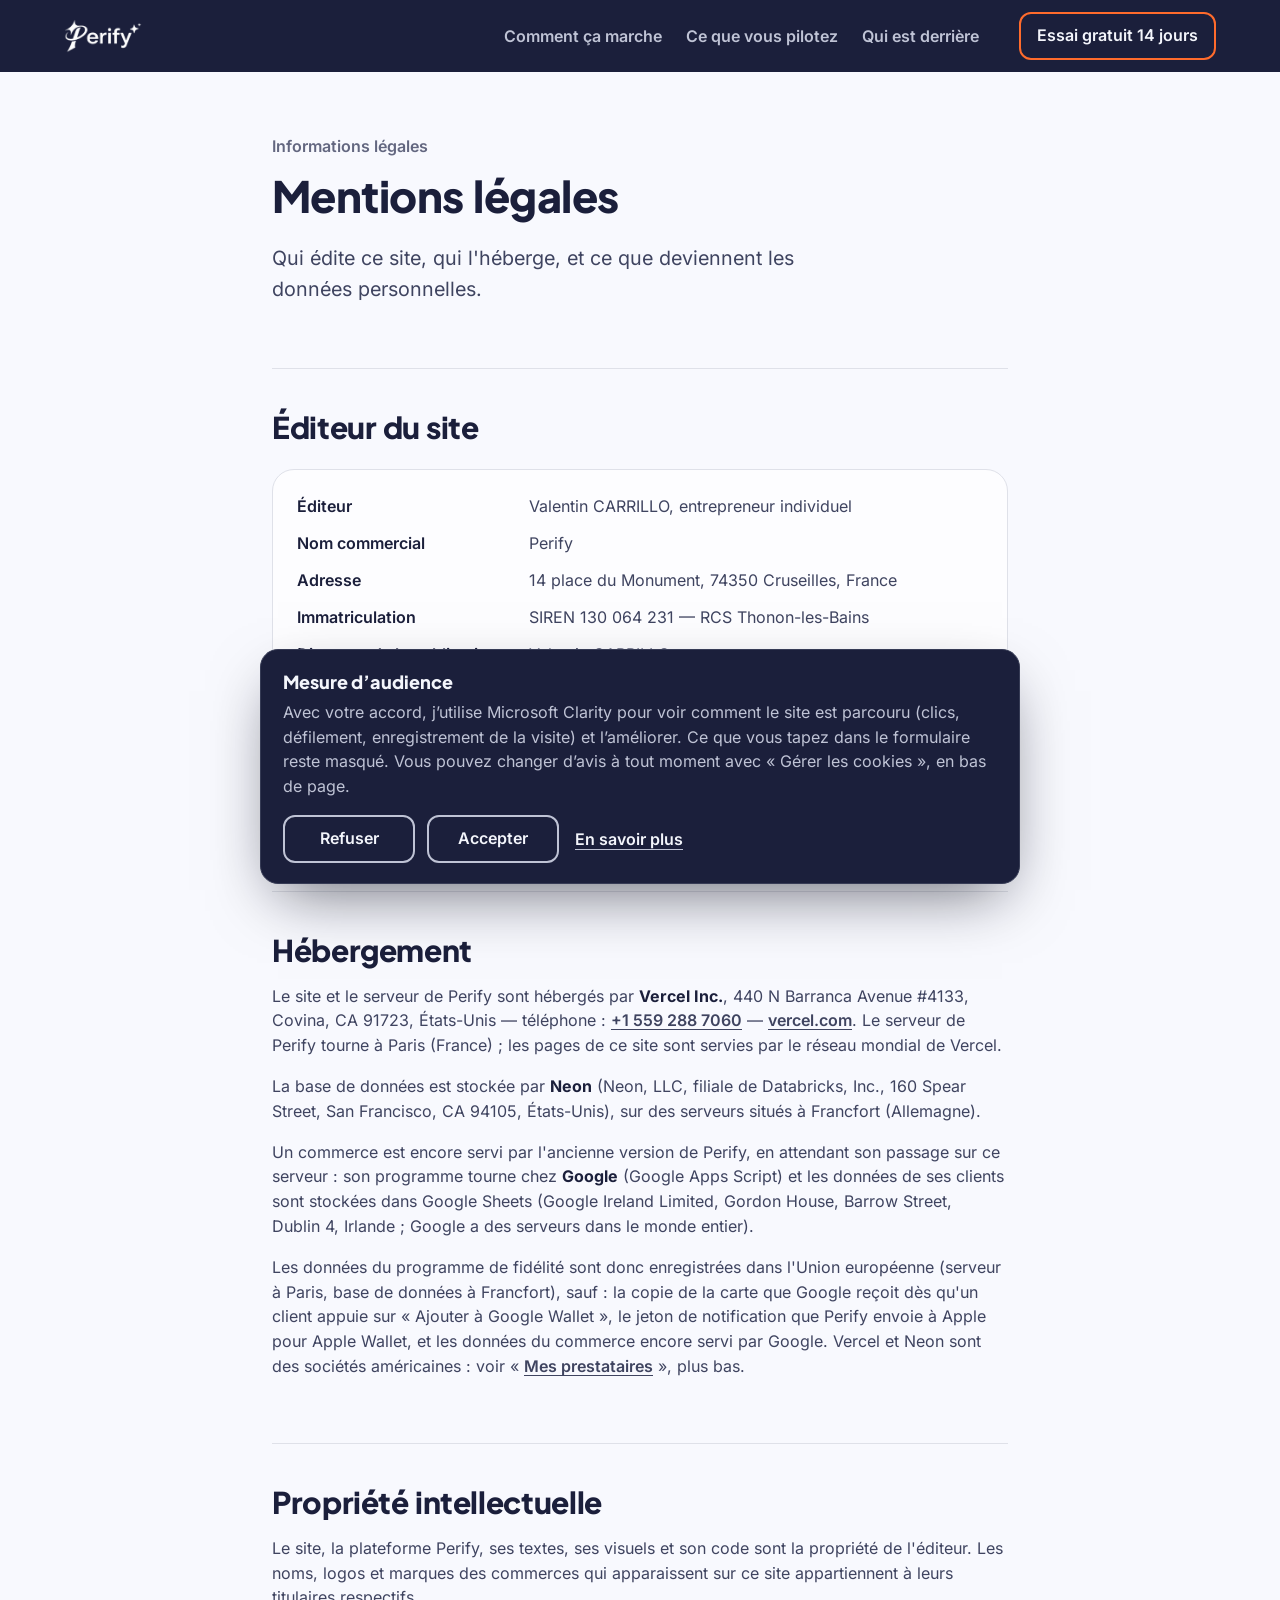
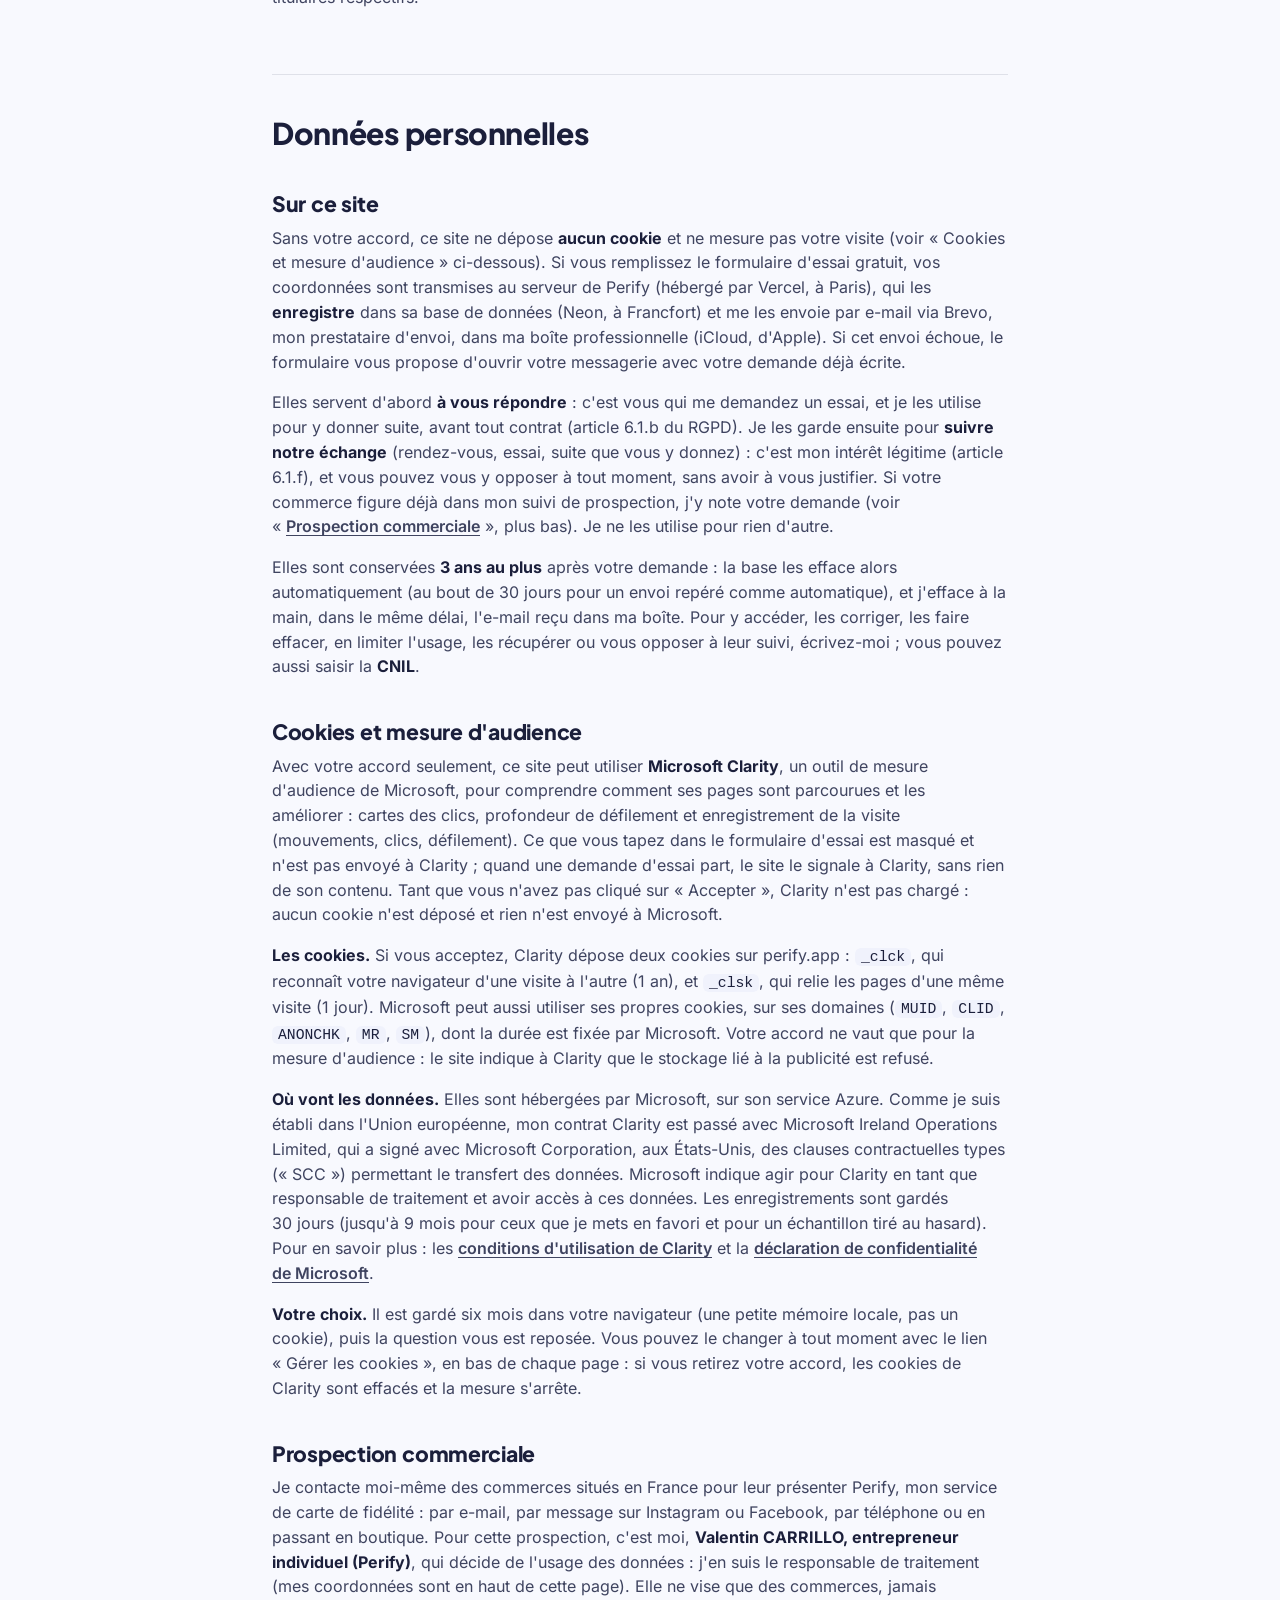
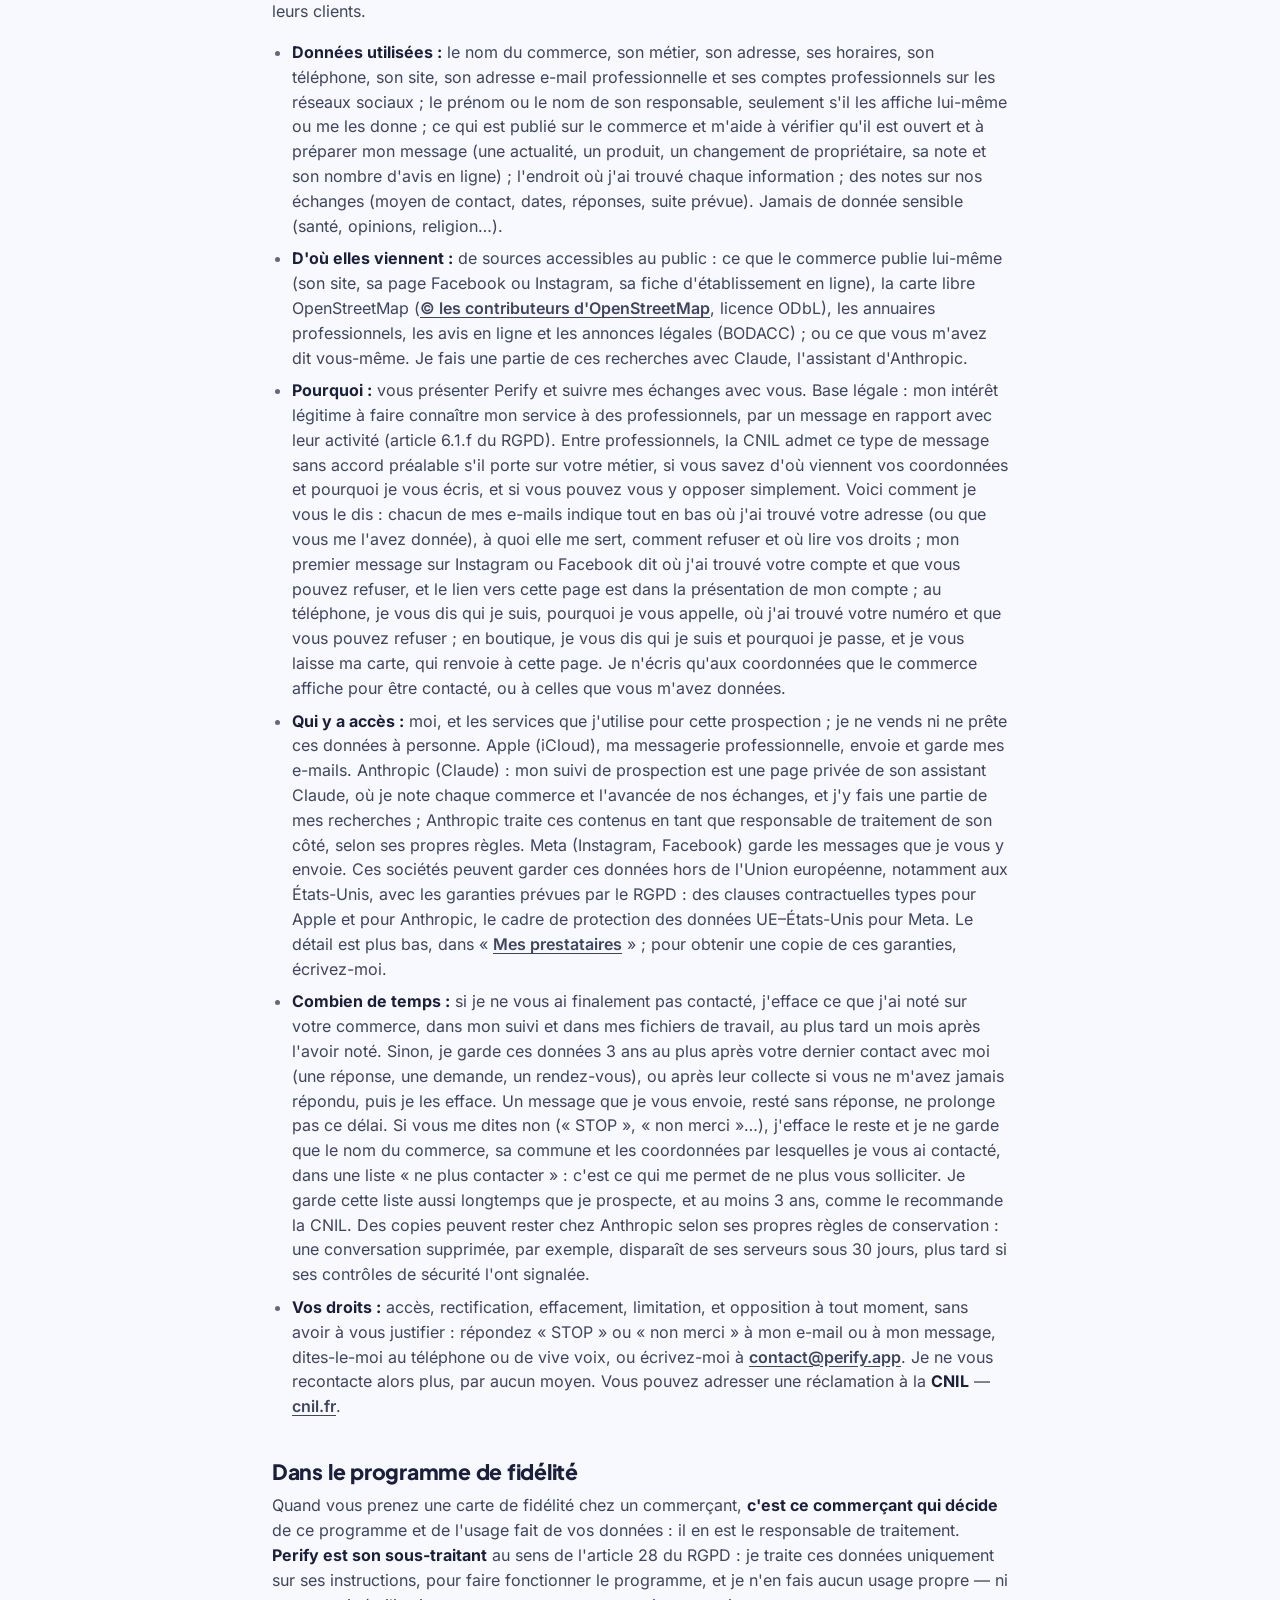
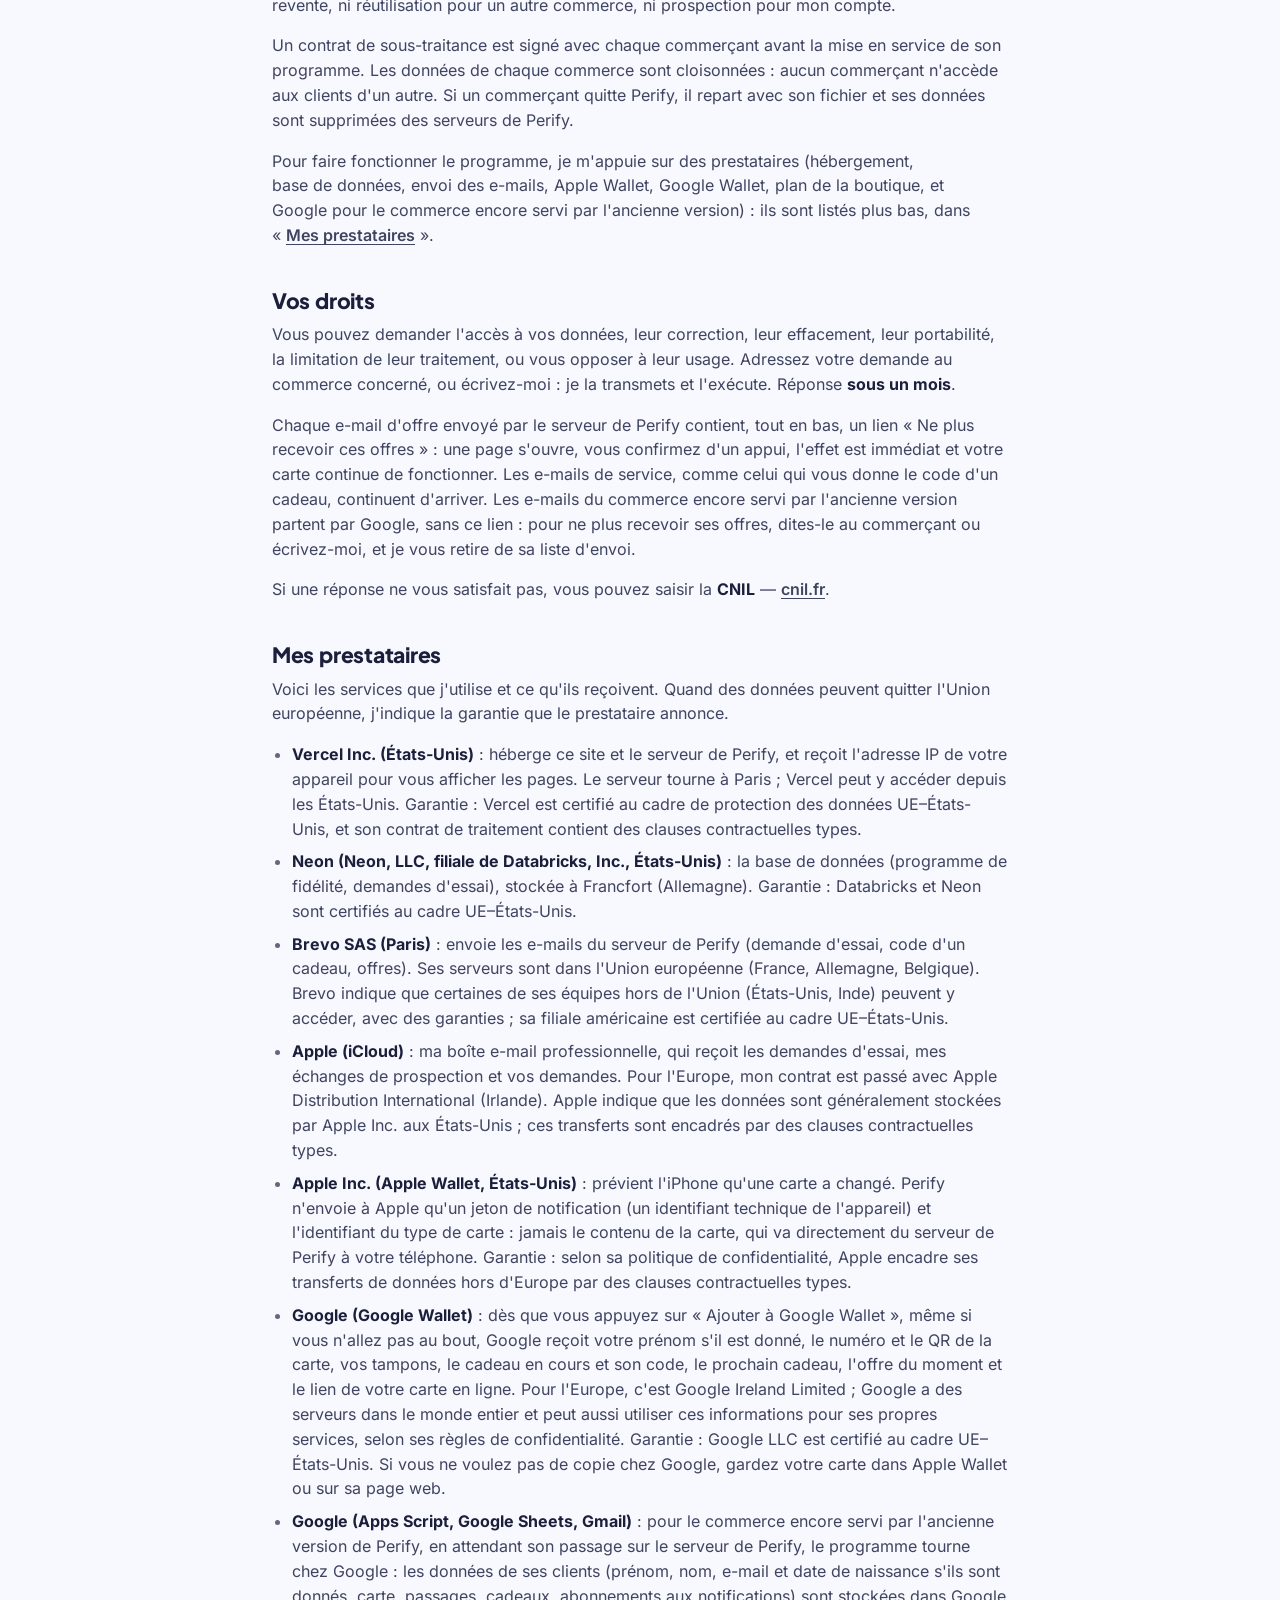
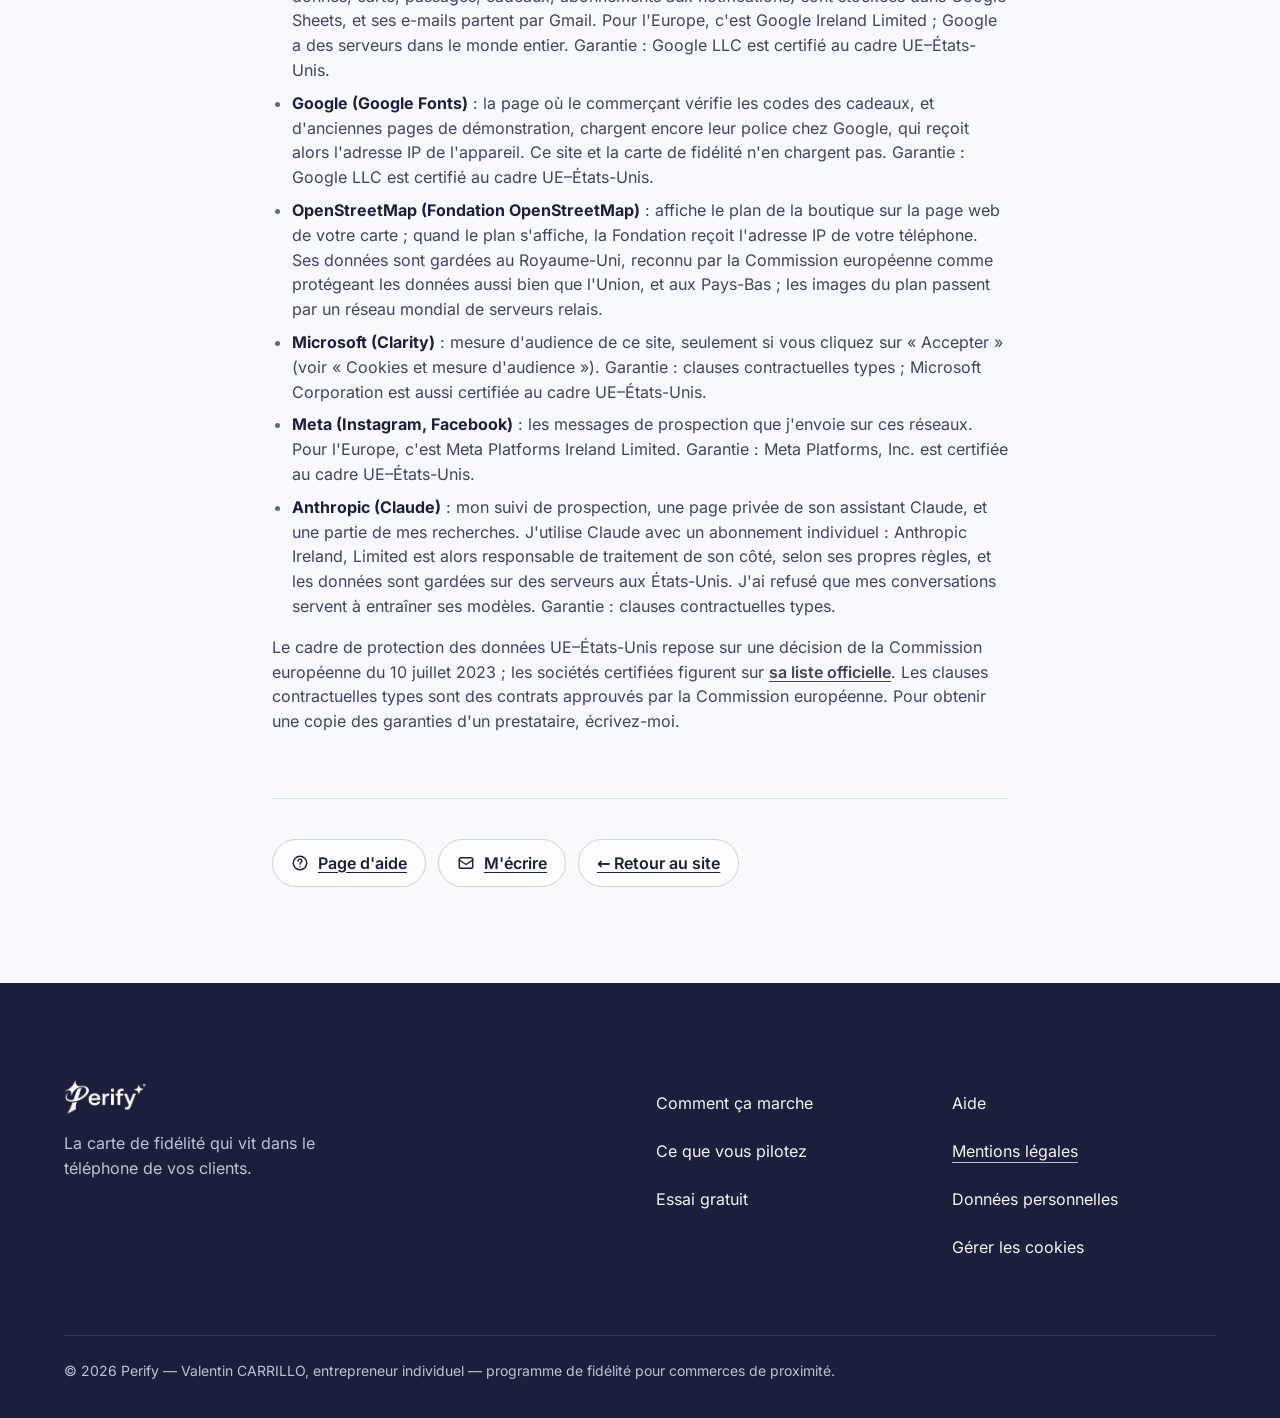
<file: mentions-legales.html>
<!doctype html>
<html lang="fr">
<head>
<meta charset="utf-8">
<meta name="viewport" content="width=device-width, initial-scale=1, viewport-fit=cover">
<title>Mentions légales et données personnelles — Perify</title>
<meta name="description" content="Mentions légales de Perify, éditeur du programme de fidélité pour commerces de proximité, et informations sur le traitement des données personnelles.">
<meta name="theme-color" content="#1B1F3B">
<meta name="robots" content="noindex">
<link rel="canonical" href="https://perify.app/mentions-legales">
<meta property="og:title" content="Mentions légales et données personnelles — Perify">
<meta property="og:description" content="Qui édite le site, qui l'héberge, et ce que deviennent les données personnelles du programme de fidélité.">
<meta property="og:type" content="website">
<meta property="og:url" content="https://perify.app/mentions-legales">
<meta property="og:image" content="https://perify.app/img/og.png">
<meta property="og:image:width" content="1200">
<meta property="og:image:height" content="630">
<meta name="twitter:card" content="summary_large_image">
<link rel="icon" href="img/favicon.png" type="image/png">
<link rel="apple-touch-icon" href="img/apple-touch-icon.png">
<!-- Refonte A (30/10/2026) : site.css est la feuille commune (polices servies par perify.app, déclarées en tête) -->
<link rel="stylesheet" href="site.css">
<script src="site.js" defer></script>
<script src="consentement.js" defer></script>
</head>
<body class="page-texte">

<header class="entete">
  <div class="container entete-barre">
    <a class="entete-logo" href="/"><img src="img/logo-perify-blanc.png" alt="Perify, accueil" width="359" height="156"></a>
    <nav class="entete-nav" aria-label="Menu principal">
      <ul class="nav-liens">
        <li><a href="/comment-ca-marche">Comment ça marche</a></li>
        <li><a href="/ce-que-vous-pilotez">Ce que vous pilotez</a></li>
        <li><a href="/essai-gratuit#qui">Qui est derrière</a></li>
      </ul>
    </nav>
    <a class="btn btn-contour entete-essai" href="/essai-gratuit">Essai gratuit<span class="entete-essai-plus">&nbsp;14 jours</span></a>
    <details class="nav-tel">
      <summary><svg viewBox="0 0 24 24" width="22" height="22" fill="none" stroke="currentColor" stroke-width="2" stroke-linecap="round" aria-hidden="true" focusable="false"><path class="trait-menu" d="M4 7h16M4 12h16M4 17h16"/><path class="trait-croix" d="M6 6l12 12M18 6L6 18"/></svg>Menu</summary>
      <nav class="nav-tel-panneau" aria-label="Menu principal">
        <ul class="nav-tel-liens">
          <li><a href="/comment-ca-marche">Comment ça marche</a></li>
          <li><a href="/ce-que-vous-pilotez">Ce que vous pilotez</a></li>
          <li><a href="/essai-gratuit#qui">Qui est derrière</a></li>
          <li><a class="btn btn-contour" href="/essai-gratuit">Essai gratuit 14 jours</a></li>
        </ul>
      </nav>
    </details>
  </div>
</header>

<main class="wrap">
  <p class="mono">Informations légales</p>
  <h1>Mentions légales</h1>
  <p class="chapeau">Qui édite ce site, qui l'héberge, et ce que deviennent les données personnelles.</p>

  <!-- Les sources de chaque mention (textes officiels, pages des prestataires, dates de lecture) sont tenues hors du site. -->
  <h2>Éditeur du site</h2>
  <div class="bloc">
    <dl>
      <dt>Éditeur</dt><dd>Valentin CARRILLO, entrepreneur individuel</dd>
      <dt>Nom commercial</dt><dd>Perify</dd>
      <dt>Adresse</dt><dd>14 place du Monument, 74350 Cruseilles, France</dd>
      <dt>Immatriculation</dt><dd>SIREN 130 064 231 — RCS Thonon-les-Bains</dd>
      <dt>Directeur de la publication</dt><dd>Valentin CARRILLO</dd>
      <dt>E-mail</dt><dd><a id="mail1">contact [arobase] perify.app</a></dd>
      <dt>Téléphone</dt><dd><a href="tel:+33667835956">+33 6 67 83 59 56</a></dd>
      <dt>TVA</dt><dd>TVA non applicable, article 293 B du code général des impôts</dd>
    </dl>
  </div>

  <h2>Hébergement</h2>
  <p>Le site et le serveur de Perify sont hébergés par <strong>Vercel Inc.</strong>, 440 N Barranca Avenue #4133,
    Covina, CA 91723, États-Unis — téléphone&nbsp;: <a href="tel:+15592887060">+1&nbsp;559&nbsp;288&nbsp;7060</a> —
    <a href="https://vercel.com" rel="noopener">vercel.com</a>. Le serveur de Perify tourne à Paris (France)&nbsp;;
    les pages de ce site sont servies par le réseau mondial de Vercel.</p>
  <p>La base de données est stockée par <strong>Neon</strong> (Neon, LLC, filiale de Databricks, Inc., 160 Spear
    Street, San Francisco, CA 94105, États-Unis), sur des serveurs situés à Francfort (Allemagne).</p>
  <p>Un commerce est encore servi par l'ancienne version de Perify, en attendant son passage sur ce serveur&nbsp;:
    son programme tourne chez <strong>Google</strong> (Google Apps Script) et les données de ses clients sont
    stockées dans Google Sheets (Google Ireland Limited, Gordon House, Barrow Street, Dublin&nbsp;4, Irlande&nbsp;;
    Google a des serveurs dans le monde entier).</p>
  <p>Les données du programme de fidélité sont donc enregistrées dans l'Union européenne (serveur à Paris, base de
    données à Francfort), sauf&nbsp;: la copie de la carte que Google reçoit dès qu'un client appuie sur
    «&nbsp;Ajouter à Google Wallet&nbsp;», le jeton de notification que Perify envoie à Apple pour Apple Wallet, et
    les données du commerce encore servi par Google. Vercel et Neon sont des sociétés américaines&nbsp;: voir
    «&nbsp;<a href="#prestataires">Mes prestataires</a>&nbsp;», plus bas.</p>

  <h2>Propriété intellectuelle</h2>
  <p>Le site, la plateforme Perify, ses textes, ses visuels et son code sont la propriété de l'éditeur.
    Les noms, logos et marques des commerces qui apparaissent sur ce site appartiennent à leurs titulaires
    respectifs.</p>

  <h2 id="donnees">Données personnelles</h2>

  <h3>Sur ce site</h3>
  <p>Sans votre accord, ce site ne dépose <strong>aucun cookie</strong> et ne mesure pas votre visite (voir
    «&nbsp;Cookies et mesure d'audience&nbsp;» ci-dessous). Si vous remplissez le formulaire d'essai gratuit, vos coordonnées sont
    transmises au serveur de Perify (hébergé par Vercel, à Paris), qui les <strong>enregistre</strong> dans sa base de
    données (Neon, à Francfort) et me les envoie par e-mail via Brevo, mon prestataire d'envoi, dans ma boîte
    professionnelle (iCloud, d'Apple). Si cet envoi échoue, le formulaire vous propose d'ouvrir votre messagerie
    avec votre demande déjà écrite.</p>
  <p>Elles servent d'abord <strong>à vous répondre</strong>&nbsp;: c'est vous qui me demandez un essai, et je les
    utilise pour y donner suite, avant tout contrat (article 6.1.b du RGPD). Je les garde ensuite pour
    <strong>suivre notre échange</strong> (rendez-vous, essai, suite que vous y donnez)&nbsp;: c'est mon intérêt
    légitime (article 6.1.f), et vous pouvez vous y opposer à tout moment, sans avoir à vous justifier. Si votre
    commerce figure déjà dans mon suivi de prospection, j'y note votre demande (voir «&nbsp;<a href="#prospection">Prospection
    commerciale</a>&nbsp;», plus bas). Je ne les utilise pour rien d'autre.</p>
  <p>Elles sont conservées <strong>3 ans au plus</strong> après votre demande&nbsp;: la base les efface alors
    automatiquement (au bout de 30 jours pour un envoi repéré comme automatique), et j'efface à la main, dans le
    même délai, l'e-mail reçu dans ma boîte. Pour y accéder, les corriger, les faire effacer, en limiter l'usage,
    les récupérer ou vous opposer à leur suivi, écrivez-moi&nbsp;; vous pouvez aussi saisir la
    <strong>CNIL</strong>.</p>

  <h3 id="cookies">Cookies et mesure d'audience</h3>
  <p>Avec votre accord seulement, ce site peut utiliser <strong>Microsoft Clarity</strong>, un outil de mesure
    d'audience de Microsoft, pour comprendre comment ses pages sont parcourues et les améliorer&nbsp;: cartes des
    clics, profondeur de défilement et enregistrement de la visite (mouvements, clics, défilement). Ce que vous
    tapez dans le formulaire d'essai est masqué et n'est pas envoyé à Clarity&nbsp;; quand une demande d'essai part,
    le site le signale à Clarity, sans rien de son contenu. Tant que vous n'avez pas cliqué sur «&nbsp;Accepter&nbsp;»,
    Clarity n'est pas chargé&nbsp;: aucun cookie n'est déposé et rien n'est envoyé à Microsoft.</p>
  <p><strong>Les cookies.</strong> Si vous acceptez, Clarity dépose deux cookies sur perify.app&nbsp;:
    <code>_clck</code>, qui reconnaît votre navigateur d'une visite à l'autre (1&nbsp;an), et <code>_clsk</code>, qui
    relie les pages d'une même visite (1&nbsp;jour). Microsoft peut aussi utiliser ses propres cookies, sur ses
    domaines (<code>MUID</code>, <code>CLID</code>, <code>ANONCHK</code>, <code>MR</code>, <code>SM</code>), dont la
    durée est fixée par Microsoft. Votre accord ne vaut que pour la mesure d'audience&nbsp;: le site indique à
    Clarity que le stockage lié à la publicité est refusé.</p>
  <p><strong>Où vont les données.</strong> Elles sont hébergées par Microsoft, sur son service Azure. Comme je suis
    établi dans l'Union européenne, mon contrat Clarity est passé avec Microsoft Ireland Operations Limited, qui a
    signé avec Microsoft Corporation, aux États-Unis, des clauses contractuelles types («&nbsp;SCC&nbsp;») permettant
    le transfert des données. Microsoft indique agir pour Clarity en tant que responsable de traitement et avoir
    accès à ces données. Les enregistrements sont gardés 30&nbsp;jours (jusqu'à 9&nbsp;mois pour ceux que je mets en
    favori et pour un échantillon tiré au hasard). Pour en savoir plus&nbsp;: les
    <a href="https://clarity.microsoft.com/terms" rel="noopener">conditions d'utilisation de Clarity</a> et la
    <a href="https://www.microsoft.com/privacy/privacystatement" rel="noopener">déclaration de confidentialité de Microsoft</a>.</p>
  <p><strong>Votre choix.</strong> Il est gardé six mois dans votre navigateur (une petite mémoire locale, pas un
    cookie), puis la question vous est reposée. Vous pouvez le changer à tout moment avec le lien «&nbsp;Gérer les
    cookies&nbsp;», en bas de chaque page&nbsp;: si vous retirez votre accord, les cookies de Clarity sont effacés et la
    mesure s'arrête.</p>

  <h3 id="prospection">Prospection commerciale</h3>
  <p>Je contacte moi-même des commerces situés en France pour leur présenter Perify, mon service de carte de
    fidélité&nbsp;: par e-mail, par message sur Instagram ou Facebook, par téléphone ou en passant en boutique. Pour
    cette prospection, c'est moi, <strong>Valentin CARRILLO, entrepreneur individuel (Perify)</strong>, qui décide de l'usage des
    données&nbsp;: j'en suis le responsable de traitement (mes coordonnées sont en haut de cette page). Elle ne vise
    que des commerces, jamais leurs clients.</p>
  <ul>
    <li><strong>Données utilisées&nbsp;:</strong> le nom du commerce, son métier, son adresse, ses horaires, son
      téléphone, son site, son adresse e-mail professionnelle et ses comptes professionnels sur les réseaux
      sociaux&nbsp;; le prénom ou le nom de son responsable, seulement s'il les affiche lui-même ou me les
      donne&nbsp;; ce qui est publié sur le commerce et m'aide à vérifier qu'il est ouvert et à préparer mon message
      (une actualité, un produit, un changement de propriétaire, sa note et son nombre d'avis en ligne)&nbsp;;
      l'endroit où j'ai trouvé chaque information&nbsp;; des notes sur nos échanges (moyen de contact, dates,
      réponses, suite prévue). Jamais de donnée sensible (santé, opinions, religion…).</li>
    <li><strong>D'où elles viennent&nbsp;:</strong> de sources accessibles au public&nbsp;: ce que le commerce publie
      lui-même (son site, sa page Facebook ou Instagram, sa fiche d'établissement en ligne), la carte libre
      OpenStreetMap (<a href="https://www.openstreetmap.org/copyright" rel="noopener">© les contributeurs
      d'OpenStreetMap</a>, licence ODbL), les annuaires professionnels, les avis en ligne et les annonces légales
      (BODACC)&nbsp;; ou ce que vous m'avez dit vous-même. Je fais une partie de ces recherches avec Claude,
      l'assistant d'Anthropic.</li>
    <li><strong>Pourquoi&nbsp;:</strong> vous présenter Perify et suivre mes échanges avec vous. Base
      légale&nbsp;: mon intérêt légitime à faire connaître mon service à des professionnels, par un message en
      rapport avec leur activité (article 6.1.f du RGPD). Entre professionnels, la CNIL admet ce type de message
      sans accord préalable s'il porte sur votre métier, si vous savez d'où viennent vos coordonnées et pourquoi
      je vous écris, et si vous pouvez vous y opposer simplement. Voici comment je vous le dis&nbsp;: chacun de mes
      e-mails indique tout en bas où j'ai trouvé votre adresse (ou que vous me l'avez donnée), à quoi elle me sert,
      comment refuser et où lire vos droits&nbsp;; mon premier message sur Instagram ou Facebook dit où j'ai trouvé
      votre compte et que vous pouvez refuser, et le lien vers cette page est dans la présentation de mon
      compte&nbsp;; au téléphone, je vous dis qui je suis, pourquoi je vous appelle, où j'ai trouvé votre numéro et
      que vous pouvez refuser&nbsp;; en boutique, je vous dis qui je suis et pourquoi je passe, et je vous laisse ma
      carte, qui renvoie à cette page. Je n'écris qu'aux coordonnées que le commerce affiche pour être contacté, ou
      à celles que vous m'avez données.</li>
    <li><strong>Qui y a accès&nbsp;:</strong> moi, et les services que j'utilise pour cette prospection&nbsp;; je ne
      vends ni ne prête ces données à personne. Apple (iCloud), ma messagerie professionnelle, envoie et garde mes
      e-mails. Anthropic (Claude)&nbsp;: mon suivi de prospection est une page privée de son assistant Claude, où je
      note chaque commerce et l'avancée de nos échanges, et j'y fais une partie de mes recherches&nbsp;; Anthropic
      traite ces contenus en tant que responsable de traitement de son côté, selon ses propres règles. Meta
      (Instagram, Facebook) garde les messages que je vous y envoie. Ces sociétés peuvent garder ces données hors
      de l'Union européenne, notamment aux États-Unis, avec les garanties prévues par le RGPD&nbsp;: des clauses
      contractuelles types pour Apple et pour Anthropic, le cadre de protection des données UE–États-Unis pour Meta.
      Le détail est plus bas, dans «&nbsp;<a href="#prestataires">Mes prestataires</a>&nbsp;»&nbsp;; pour obtenir une
      copie de ces garanties, écrivez-moi.</li>
    <li><strong>Combien de temps&nbsp;:</strong> si je ne vous ai finalement pas contacté, j'efface ce que j'ai noté
      sur votre commerce, dans mon suivi et dans mes fichiers de travail, au plus tard un mois après l'avoir noté.
      Sinon, je garde ces données 3 ans au plus après votre dernier contact avec moi (une réponse, une demande, un
      rendez-vous), ou après leur collecte si vous ne m'avez jamais répondu, puis je les efface. Un message que je
      vous envoie, resté sans réponse, ne prolonge pas ce délai. Si vous me dites non («&nbsp;STOP&nbsp;»,
      «&nbsp;non merci&nbsp;»…), j'efface le reste et je ne garde que le nom du commerce, sa commune et les
      coordonnées par lesquelles je vous ai contacté, dans une liste «&nbsp;ne plus contacter&nbsp;»&nbsp;: c'est ce
      qui me permet de ne plus vous solliciter. Je garde cette liste aussi longtemps que je prospecte, et au moins
      3 ans, comme le recommande la CNIL. Des copies peuvent rester chez Anthropic selon ses propres règles de
      conservation&nbsp;: une conversation supprimée, par exemple, disparaît de ses serveurs sous 30&nbsp;jours,
      plus tard si ses contrôles de sécurité l'ont signalée.</li>
    <li><strong>Vos droits&nbsp;:</strong> accès, rectification, effacement, limitation, et opposition à tout
      moment, sans avoir à vous justifier&nbsp;: répondez «&nbsp;STOP&nbsp;» ou «&nbsp;non merci&nbsp;» à mon e-mail ou à
      mon message, dites-le-moi au téléphone ou de vive voix, ou écrivez-moi à <a id="mail3">contact [arobase]
      perify.app</a>. Je ne vous recontacte alors plus, par aucun moyen. Vous pouvez adresser une réclamation à la
      <strong>CNIL</strong> — <a href="https://www.cnil.fr" rel="noopener">cnil.fr</a>.</li>
  </ul>

  <h3>Dans le programme de fidélité</h3>
  <p>Quand vous prenez une carte de fidélité chez un commerçant, <strong>c'est ce commerçant qui décide</strong>
    de ce programme et de l'usage fait de vos données&nbsp;: il en est le responsable de traitement.
    <strong>Perify est son sous-traitant</strong> au sens de l'article 28 du RGPD&nbsp;: je traite ces données
    uniquement sur ses instructions, pour faire fonctionner le programme, et je n'en fais aucun usage
    propre — ni revente, ni réutilisation pour un autre commerce, ni prospection pour mon compte.</p>
  <p>Un contrat de sous-traitance est signé avec chaque commerçant avant la mise en service de son programme.
    Les données de chaque commerce sont
    cloisonnées&nbsp;: aucun commerçant n'accède aux clients d'un autre. Si un commerçant quitte Perify, il repart
    avec son fichier et ses données sont supprimées des serveurs de Perify.</p>
  <p>Pour faire fonctionner le programme, je m'appuie sur des prestataires (hébergement, base de données, envoi des
    e-mails, Apple Wallet, Google Wallet, plan de la boutique, et Google pour le commerce encore servi par
    l'ancienne version)&nbsp;: ils sont listés plus bas, dans «&nbsp;<a href="#prestataires">Mes prestataires</a>&nbsp;».</p>

  <h3>Vos droits</h3>
  <p>Vous pouvez demander l'accès à vos données, leur correction, leur effacement, leur portabilité, la limitation
    de leur traitement, ou vous opposer à leur usage. Adressez votre demande au commerce concerné, ou écrivez-moi&nbsp;:
    je la transmets et l'exécute. Réponse <strong>sous un mois</strong>.</p>
  <p>Chaque e-mail d'offre envoyé par le serveur de Perify contient, tout en bas, un lien «&nbsp;Ne plus recevoir ces
    offres&nbsp;»&nbsp;: une page s'ouvre, vous confirmez d'un appui, l'effet est immédiat et votre carte continue de
    fonctionner. Les e-mails de service, comme celui qui vous donne le code d'un cadeau, continuent d'arriver. Les
    e-mails du commerce encore servi par l'ancienne version partent par Google, sans ce lien&nbsp;: pour ne plus
    recevoir ses offres, dites-le au commerçant ou écrivez-moi, et je vous retire de sa liste d'envoi.</p>
  <p>Si une réponse ne vous satisfait pas, vous pouvez saisir la <strong>CNIL</strong> —
    <a href="https://www.cnil.fr" rel="noopener">cnil.fr</a>.</p>

  <h3 id="prestataires">Mes prestataires</h3>
  <p>Voici les services que j'utilise et ce qu'ils reçoivent. Quand des données peuvent quitter l'Union
    européenne, j'indique la garantie que le prestataire annonce.</p>
  <ul>
    <li><strong>Vercel Inc. (États-Unis)</strong>&nbsp;: héberge ce site et le serveur de Perify, et reçoit
      l'adresse IP de votre appareil pour vous afficher les pages. Le serveur tourne à Paris&nbsp;; Vercel peut
      y accéder depuis les États-Unis. Garantie&nbsp;: Vercel est certifié au cadre de protection des données
      UE–États-Unis, et son contrat de traitement contient des clauses contractuelles types.</li>
    <li><strong>Neon (Neon, LLC, filiale de Databricks, Inc., États-Unis)</strong>&nbsp;: la base de données
      (programme de fidélité, demandes d'essai), stockée à Francfort (Allemagne). Garantie&nbsp;: Databricks et
      Neon sont certifiés au cadre UE–États-Unis.</li>
    <li><strong>Brevo SAS (Paris)</strong>&nbsp;: envoie les e-mails du serveur de Perify (demande d'essai, code d'un
      cadeau, offres). Ses serveurs sont dans l'Union européenne (France, Allemagne, Belgique). Brevo indique que
      certaines de ses équipes hors de l'Union (États-Unis, Inde) peuvent y accéder, avec des garanties&nbsp;; sa
      filiale américaine est certifiée au cadre UE–États-Unis.</li>
    <li><strong>Apple (iCloud)</strong>&nbsp;: ma boîte e-mail professionnelle, qui reçoit les demandes d'essai,
      mes échanges de prospection et vos demandes. Pour l'Europe, mon contrat est passé avec Apple Distribution
      International (Irlande). Apple indique que les données sont généralement stockées par Apple Inc. aux
      États-Unis&nbsp;; ces transferts sont encadrés par des clauses contractuelles types.</li>
    <li><strong>Apple Inc. (Apple Wallet, États-Unis)</strong>&nbsp;: prévient l'iPhone qu'une carte a changé.
      Perify n'envoie à Apple qu'un jeton de notification (un identifiant technique de l'appareil) et l'identifiant
      du type de carte&nbsp;: jamais le contenu de la carte, qui va directement du serveur de Perify à votre
      téléphone. Garantie&nbsp;: selon sa politique de confidentialité, Apple encadre ses transferts de données hors
      d'Europe par des clauses contractuelles types.</li>
    <li><strong>Google (Google Wallet)</strong>&nbsp;: dès que vous appuyez sur «&nbsp;Ajouter à Google Wallet&nbsp;»,
      même si vous n'allez pas au bout, Google reçoit votre prénom s'il est donné, le numéro et le QR de la carte,
      vos tampons, le cadeau en cours et son code, le prochain cadeau, l'offre du moment et le lien de votre carte
      en ligne. Pour l'Europe, c'est Google Ireland Limited&nbsp;; Google a des serveurs dans le monde entier et
      peut aussi utiliser ces informations pour ses propres services, selon ses règles de confidentialité.
      Garantie&nbsp;: Google LLC est certifié au cadre UE–États-Unis. Si vous ne voulez pas de copie chez Google,
      gardez votre carte dans Apple Wallet ou sur sa page web.</li>
    <li><strong>Google (Apps Script, Google Sheets, Gmail)</strong>&nbsp;: pour le commerce encore servi par
      l'ancienne version de Perify, en attendant son passage sur le serveur de Perify, le programme tourne chez
      Google&nbsp;: les données de ses clients (prénom, nom, e-mail et date de naissance s'ils sont donnés, carte,
      passages, cadeaux, abonnements aux notifications) sont stockées dans Google Sheets, et ses e-mails partent
      par Gmail. Pour l'Europe, c'est Google Ireland Limited&nbsp;; Google a des serveurs dans le monde entier.
      Garantie&nbsp;: Google LLC est certifié au cadre UE–États-Unis.</li>
    <li><strong>Google (Google Fonts)</strong>&nbsp;: la page où le commerçant vérifie les codes des cadeaux, et
      d'anciennes pages de démonstration, chargent encore leur police chez Google, qui reçoit alors l'adresse IP de
      l'appareil. Ce site et la carte de fidélité n'en chargent pas. Garantie&nbsp;: Google LLC est certifié au
      cadre UE–États-Unis.</li>
    <li><strong>OpenStreetMap (Fondation OpenStreetMap)</strong>&nbsp;: affiche le plan de la boutique sur la page
      web de votre carte&nbsp;; quand le plan s'affiche, la Fondation reçoit l'adresse IP de votre téléphone. Ses
      données sont gardées au Royaume-Uni, reconnu par la Commission européenne comme protégeant les données
      aussi bien que l'Union, et aux Pays-Bas&nbsp;; les images du plan passent par un réseau mondial de serveurs
      relais.</li>
    <li><strong>Microsoft (Clarity)</strong>&nbsp;: mesure d'audience de ce site, seulement si vous cliquez sur
      «&nbsp;Accepter&nbsp;» (voir «&nbsp;Cookies et mesure d'audience&nbsp;»). Garantie&nbsp;: clauses contractuelles
      types&nbsp;; Microsoft Corporation est aussi certifiée au cadre UE–États-Unis.</li>
    <li><strong>Meta (Instagram, Facebook)</strong>&nbsp;: les messages de prospection que j'envoie sur ces
      réseaux. Pour l'Europe, c'est Meta Platforms Ireland Limited. Garantie&nbsp;: Meta Platforms, Inc. est
      certifiée au cadre UE–États-Unis.</li>
    <li><strong>Anthropic (Claude)</strong>&nbsp;: mon suivi de prospection, une page privée de son assistant
      Claude, et une partie de mes recherches. J'utilise Claude avec un abonnement individuel&nbsp;: Anthropic
      Ireland, Limited est alors responsable de traitement de son côté, selon ses propres règles, et les données
      sont gardées sur des serveurs aux États-Unis. J'ai refusé que mes conversations servent à entraîner ses
      modèles. Garantie&nbsp;: clauses contractuelles types.</li>
  </ul>
  <p>Le cadre de protection des données UE–États-Unis repose sur une décision de la Commission européenne du
    10&nbsp;juillet 2023&nbsp;; les sociétés certifiées figurent sur
    <a href="https://www.dataprivacyframework.gov/list" rel="noopener">sa liste officielle</a>. Les clauses
    contractuelles types sont des contrats approuvés par la Commission européenne. Pour obtenir une copie des
    garanties d'un prestataire, écrivez-moi.</p>

  <div class="actions">
    <a href="/aide"><svg width="18" height="18" viewBox="0 0 24 24" fill="none" stroke="currentColor" stroke-width="1.9" stroke-linecap="round" stroke-linejoin="round" aria-hidden="true"><circle cx="12" cy="12" r="9"/><path d="M9.5 9.5a2.5 2.5 0 015 0c0 1.8-2.5 2-2.5 4M12 17h.01"/></svg>Page d'aide</a>
    <a id="mail2" href="#"><svg width="18" height="18" viewBox="0 0 24 24" fill="none" stroke="currentColor" stroke-width="1.9" stroke-linecap="round" stroke-linejoin="round" aria-hidden="true"><rect x="3" y="5" width="18" height="14" rx="2.5"/><path d="M3 8l9 6 9-6"/></svg>M'écrire</a>
    <a href="/">← Retour au site</a>
  </div>
</main>

<footer class="pied">
  <div class="container pied-grille">
    <div class="pied-marque">
      <img src="img/logo-perify-blanc.png" alt="Perify" width="359" height="156" loading="lazy">
      <p>La carte de fidélité qui vit dans le téléphone de vos clients.</p>
    </div>
    <nav class="pied-nav" aria-label="Pied de page">
      <ul>
        <li><a href="/comment-ca-marche">Comment ça marche</a></li>
        <li><a href="/ce-que-vous-pilotez">Ce que vous pilotez</a></li>
        <li><a href="/essai-gratuit">Essai gratuit</a></li>
      </ul>
      <ul class="pied-liens">
        <li><a href="/aide">Aide</a></li>
        <li><a href="/mentions-legales" aria-current="page">Mentions légales</a></li>
        <li><a href="/mentions-legales#donnees">Données personnelles</a></li>
      </ul>
    </nav>
  </div>
  <div class="container">
    <p class="pied-legal">© 2026 Perify — Valentin CARRILLO, entrepreneur individuel — programme de fidélité pour commerces de proximité.</p>
  </div>
</footer>

<script>
(function(){
  var adresse = 'contact' + '@' + 'perify.app';
  ['mail1','mail2','mail3'].forEach(function(id){
    var el = document.getElementById(id);
    if(!el) return;
    // mail3 = le paragraphe « Prospection » (objet dédié, pour reconnaître un « STOP » ou une demande de droits)
    var objet = id === 'mail3' ? 'Perify — prospection : mes données' : 'Perify — contact';
    // mail1 et mail3 n'ont pas de href dans le HTML (sans JavaScript, on lit « contact [arobase] perify.app »
    // en texte simple, pas un lien mort) ; le lien naît ici.
    el.href = 'mailto:' + adresse + '?subject=' + encodeURIComponent(objet);
    if(id !== 'mail2') el.textContent = adresse;
  });
})();
</script>

</body>
</html>
</file>
<file: site.css>
/* ─────────────────────────────────────────────────────────────
   PERIFY — site.css, LA feuille commune de perify.app
   Refonte A du 30/10/2026 (direction choisie par Valentin : « clair, au plus près
   de TheGiftsClub », maquette validée sur perify.app/maquette-a).

   Toutes les pages chargent cette feuille, puis la leur s'il y en a une :
     index.html               accueil.css
     comment-ca-marche.html   comment.css
     ce-que-vous-pilotez.html pilotez.css
     essai-gratuit.html       essai.css
     calculateur.html         calculateur.css
     aide.html, mentions-legales.html : rien d'autre (§ 12 ci-dessous)
   Mode d'emploi et HTML prêt à copier : _GABARIT.md.

   Le langage, en une phrase : une seule feuille claire (#F8F9FE), encadrée par la
   nuit (#1B1F3B) en haut (la barre) et en bas (le pied) ; l'orange #FF6B2C ne sert
   qu'au bouton principal, UN par écran, texte nuit (5,7:1). Pas de crème, pas de
   halo, pas de grain, pas de mot surligné, pas d'étiquette en capitales espacées,
   pas de mot qui défile, pas de bordure lumineuse. Titres en Plus Jakarta Sans 800,
   texte en Inter, sans lettres serrées (les mots ne se collent pas).

   Sommaire : 1 polices · 2 jetons · 3 socle · 4 boutons et liens · 5 en-tête et menu ·
   6 sections et chapeau de page · 7 listes, pastilles, légendes · 8 bloc « Essai » et
   « Suite » · 9 questions · 10 champs · 11 pied · 12 pages de texte · 13 tailles d'écran ·
   14 mouvement réduit
   ───────────────────────────────────────────────────────────── */

/* ── 1. polices ────────────────────────────────────────────
   Servies par perify.app (audit légal du 07/10/2026, point 10), jamais par Google : mêmes
   fichiers que Google Fonts (Inter v20, Plus Jakarta Sans v12, polices variables, latin +
   latin-ext), licence SIL OFL dans polices/OFL-*.txt. Le nom de chaque fichier porte sa
   version (cache d'un an « immutable », vercel.json) : une nouvelle version prend un nouveau nom. */
@font-face{font-family:'Inter';font-style:normal;font-weight:400 700;font-display:swap;src:url(polices/inter-v20-latin.woff2) format('woff2');unicode-range:U+0000-00FF,U+0131,U+0152-0153,U+02BB-02BC,U+02C6,U+02DA,U+02DC,U+0304,U+0308,U+0329,U+2000-206F,U+20AC,U+2122,U+2191,U+2193,U+2212,U+2215,U+FEFF,U+FFFD}
@font-face{font-family:'Inter';font-style:normal;font-weight:400 700;font-display:swap;src:url(polices/inter-v20-latin-ext.woff2) format('woff2');unicode-range:U+0100-02BA,U+02BD-02C5,U+02C7-02CC,U+02CE-02D7,U+02DD-02FF,U+0304,U+0308,U+0329,U+1D00-1DBF,U+1E00-1E9F,U+1EF2-1EFF,U+2020,U+20A0-20AB,U+20AD-20C4,U+2113,U+2C60-2C7F,U+A720-A7FF}
@font-face{font-family:'Plus Jakarta Sans';font-style:normal;font-weight:700 800;font-display:swap;src:url(polices/plus-jakarta-sans-v12-latin.woff2) format('woff2');unicode-range:U+0000-00FF,U+0131,U+0152-0153,U+02BB-02BC,U+02C6,U+02DA,U+02DC,U+0304,U+0308,U+0329,U+2000-206F,U+20AC,U+2122,U+2191,U+2193,U+2212,U+2215,U+FEFF,U+FFFD}
@font-face{font-family:'Plus Jakarta Sans';font-style:normal;font-weight:700 800;font-display:swap;src:url(polices/plus-jakarta-sans-v12-latin-ext.woff2) format('woff2');unicode-range:U+0100-02BA,U+02BD-02C5,U+02C7-02CC,U+02CE-02D7,U+02DD-02FF,U+0304,U+0308,U+0329,U+1D00-1DBF,U+1E00-1E9F,U+1EF2-1EFF,U+2020,U+20A0-20AB,U+20AD-20C4,U+2113,U+2C60-2C7F,U+A720-A7FF}

/* ── 2. jetons ─────────────────────────────────────────────
   Ceux de la maquette A, en hexadécimal (la maquette les écrivait en OKLCH : même rendu,
   mais un téléphone ancien qui ne connaît pas OKLCH n'afficherait aucune couleur).
   Contrastes mesurés : texte nuit 2 sur le fond 9,0:1 ; texte gris 5,3:1 (4,97:1 sur la
   bande teintée) ; nuit sur orange 5,7:1 ; orange texte #C2410C 4,9:1 ; sur la nuit,
   texte clair 2 9,2:1 et orange clair 6,9:1. */
:root{
  --space-3xs:2px;--space-2xs:4px;--space-xs:8px;--space-sm:12px;--space-md:16px;--space-lg:24px;--space-xl:40px;--space-2xl:64px;--space-3xl:96px;
  --text-sm:.875rem;--text-md:1rem;--text-lg:1.125rem;
  --text-display:clamp(2.25rem,2.6vw + 1rem,3.75rem);   /* le titre de l'accueil */
  --text-page:clamp(2rem,2vw + 1.1rem,3.125rem);       /* le titre des autres pages */
  --text-section:clamp(1.75rem,1.4vw + 1.2rem,2.625rem);
  --text-title:clamp(1.1875rem,.4vw + 1rem,1.375rem);
  --text-lead:clamp(1.0625rem,.35vw + .95rem,1.25rem);
  --ease-out:cubic-bezier(.16,1,.3,1);--ease-in-out:cubic-bezier(.65,0,.35,1);
  --dur-micro:120ms;--dur-short:220ms;
  --container:1440px;--gutter:64px;--gap-columns:32px;--section-gap-s:96px;--section-gap:128px;
  --z-raised:10;--z-entete:100;

  --color-paper:#F8F9FE;     /* le fond unique des pages */
  --color-paper-2:#F0F2FC;   /* la bande teintée (une par page au plus) et les cadres des visuels */
  --color-paper-3:#FDFDFF;   /* les cartes posées sur le fond (formulaire, résultats, morceaux de carte) */
  --color-ink:#1B1F3B;       /* la nuit : textes, barre du haut, pied */
  --color-ink-2:#3F4460;     /* texte courant secondaire */
  --color-muted:#636780;     /* légendes, notes */
  --color-rule:#DFE1E9;      /* filets */
  --color-rule-2:#CED0DD;    /* filets décoratifs (contacts en pilules, flèche « Suite », pastilles d'indication) */
  --color-champ:#868A9F;     /* contour des champs et des pastilles à choisir : 3,4:1 sur la carte (WCAG 1.4.11 : 3:1) */
  --color-accent:#FF6B2C;    /* réservé au bouton principal */
  --color-accent-hover:#FF8A4C;
  --color-accent-ink:#1B1F3B;/* texte nuit sur orange, 5,7:1 */
  --color-orange-texte:#C2410C; /* erreurs, focus : 4,9:1 sur le fond */
  --color-focus:#C2410C;
  --color-focus-nuit:#FF8A4C;
  --color-anneau:#E6E9F6;    /* liseré lavande des morceaux de carte */
  --color-anneau-2:#FEE8DB;  /* liseré pêche (morceaux, anneau du bouton principal) */
  --color-nuit-2:#282C4B;
  --color-on-nuit:#F3F5FB;
  --color-on-nuit-2:#BFC3D5;
  --color-rule-nuit:#363B55;
  --color-ombre:rgba(27,31,59,.22);
  --color-ombre-2:rgba(27,31,59,.12);

  --font-display:'Plus Jakarta Sans','Inter',ui-sans-serif,system-ui,-apple-system,'Segoe UI',sans-serif;
  --font-body:'Inter',ui-sans-serif,system-ui,-apple-system,'Segoe UI',sans-serif;
  --radius-control:12px;--radius-card:22px;--radius-media:20px;--radius-pill:999px;
  /* titres : un très léger resserrement, compensé entre les mots (jamais de mots collés) */
  --tracking-display:-.012em;--word-display:.05em;
}

/* ── 3. socle ──────────────────────────────────────────────
   overflow-x:clip (et non hidden) sur html ET body : Safari iPhone ne tient pas compte de
   body seul et rétrécit toute la page s'il y a un débord (JOURNAL-BUGS, 29/10).
   « hidden » est écrit juste avant : un navigateur qui ignore « clip » (Safari avant la
   version 16) garde ce filet ; les autres prennent « clip » (la seconde déclaration). */
*,*::before,*::after{box-sizing:border-box}
html{overflow-x:hidden;overflow-x:clip;-webkit-text-size-adjust:100%;text-size-adjust:100%;scroll-padding-top:var(--space-lg)}
body{margin:0;overflow-x:hidden;overflow-x:clip;background:var(--color-paper);color:var(--color-ink);font-family:var(--font-body);font-size:var(--text-md);
  line-height:1.55;-webkit-font-smoothing:antialiased;-moz-osx-font-smoothing:grayscale;font-synthesis:none}
::selection{background:var(--color-anneau-2);color:var(--color-ink)}
:focus-visible{outline:3px solid var(--color-focus);outline-offset:3px}
a{color:inherit;text-decoration-thickness:1px;text-underline-offset:.16em}
h1,h2,h3{margin:0;font-family:var(--font-display);font-weight:800;letter-spacing:var(--tracking-display);word-spacing:var(--word-display);
  overflow-wrap:break-word;min-width:0;text-wrap:balance}
h2{font-size:var(--text-section);line-height:1.12}
h3{font-size:var(--text-title);line-height:1.25}
p{margin:0;text-wrap:pretty}
ul,ol{margin:0;padding:0;list-style:none}
figure{margin:0}
img,video{max-width:100%;height:auto;display:block}
svg{display:block}
strong{font-weight:700}
.container,.wrap{width:100%;max-width:var(--container);margin-inline:auto;padding-inline:var(--gutter)}
.insecable{white-space:nowrap}
/* lu par les lecteurs d'écran seulement */
.visually-hidden,.lecteur{position:absolute !important;width:1px;height:1px;padding:0;margin:-1px;overflow:hidden;clip:rect(0 0 0 0);clip-path:inset(50%);white-space:nowrap;border:0}
/* les nombres de calcul.js (PerifyCompteur) : chiffres de même largeur */
[data-compte],.compte-vu{font-variant-numeric:tabular-nums}
.compte-vu{display:inline-block;white-space:nowrap}

/* ── 4. boutons et liens ───────────────────────────────────
   .btn-plein   le bouton principal, orange, texte nuit : UN SEUL à l'écran
   .btn-contour sur la nuit (barre du haut) : contour orange, texte clair
   .btn-second  sur le fond clair : contour nuit, texte nuit (Retour, calculateur…)
   .lien        un lien souligné dans le texte */
.btn{display:inline-flex;align-items:center;justify-content:center;gap:var(--space-xs);min-height:52px;padding:0 var(--space-lg);margin:0;
  border:2px solid transparent;border-radius:var(--radius-control);background:none;font-family:var(--font-body);font-size:var(--text-lg);
  font-weight:600;line-height:1.1;text-align:center;text-decoration:none;white-space:nowrap;cursor:pointer;
  transition:background-color var(--dur-micro) var(--ease-out),border-color var(--dur-micro) var(--ease-out),transform var(--dur-micro) var(--ease-out)}
.btn:active{transform:translateY(1px)}
.btn-plein{background:var(--color-accent);color:var(--color-accent-ink);box-shadow:0 0 0 4px var(--color-anneau-2)}
.btn-plein:hover{background:var(--color-accent-hover)}
.btn-contour{min-height:48px;padding:0 var(--space-md);border-color:var(--color-accent);color:var(--color-on-nuit);font-size:var(--text-md)}
.btn-contour:hover{background:var(--color-nuit-2)}
.btn-second{border-color:var(--color-ink);color:var(--color-ink);background:transparent}
.btn-second:hover{background:var(--color-paper-3)}
.btn[disabled]{opacity:.55;cursor:not-allowed}
.lien{font-weight:600;text-decoration:underline;text-decoration-thickness:1px;text-underline-offset:.2em;
  transition:text-decoration-color var(--dur-micro) var(--ease-out)}
.lien:hover{text-decoration-color:var(--color-focus)}
.lien:active{color:var(--color-ink-2)}
/* le lien fléché (« Les outils à votre disposition », « Faire ma demande »…) */
.lien-fleche{display:inline-flex;align-items:center;gap:var(--space-xs);min-height:48px;font-weight:600;text-decoration:underline;
  text-decoration-thickness:1px;text-underline-offset:.2em;transition:text-decoration-color var(--dur-micro) var(--ease-out)}
.lien-fleche:hover{text-decoration-color:var(--color-focus)}
.lien-fleche svg{flex:none}

/* ── 5. en-tête et menu ────────────────────────────────────
   La barre nuit, identique sur toutes les pages (HTML : _GABARIT.md § 2). Ordinateur : les
   trois liens et « Essai gratuit 14 jours » en contour. Sous 60rem : le logo, « Essai gratuit »
   (toujours visible, 27/09) et « Menu », un <details> qui s'ouvre SANS script ; site.js le
   referme avec Échap, un clic dehors ou un lien. */
.entete{position:relative;z-index:var(--z-entete);background:var(--color-ink);color:var(--color-on-nuit)}
.entete :focus-visible,.pied :focus-visible{outline-color:var(--color-focus-nuit)}
.entete-barre{display:flex;align-items:center;gap:var(--space-lg);min-height:72px}
/* le lien du logo (retour à l'accueil) : une cible de 48 px de haut, l'image garde sa taille */
.entete-logo{display:inline-flex;align-items:center;min-height:48px;flex-shrink:0;margin-right:auto;border-radius:var(--space-2xs)}
.entete-logo img{width:auto;height:34px}
.entete-nav{display:flex;align-items:center}
.nav-liens{display:flex;gap:var(--space-lg)}
.nav-liens a{position:relative;display:inline-flex;align-items:center;min-height:48px;color:var(--color-on-nuit-2);font-weight:600;
  text-decoration:none;transition:color var(--dur-micro) var(--ease-out)}
.nav-liens a:hover{color:var(--color-on-nuit)}
.nav-liens a[aria-current="page"]{color:var(--color-on-nuit)}
.nav-liens a[aria-current="page"]::after{content:"";position:absolute;left:0;right:0;bottom:8px;height:2px;border-radius:2px;background:var(--color-on-nuit-2)}
.entete-essai{gap:0;margin-left:var(--space-md)}
.entete-essai[aria-current="page"]{background:var(--color-nuit-2)}
.nav-tel{display:none}
.nav-tel summary{display:inline-flex;align-items:center;gap:var(--space-xs);min-height:48px;padding:0 var(--space-md);
  border:1px solid var(--color-rule-nuit);border-radius:var(--radius-control);color:var(--color-on-nuit);font-weight:600;cursor:pointer;
  list-style:none;transition:background-color var(--dur-micro) var(--ease-out)}
.nav-tel summary::-webkit-details-marker{display:none}
.nav-tel summary:hover,.nav-tel[open] summary{background:var(--color-nuit-2)}
.nav-tel summary svg{flex:none}
.nav-tel .trait-croix{display:none}
.nav-tel[open] .trait-menu{display:none}
.nav-tel[open] .trait-croix{display:inline}
.nav-tel:not([open]) .nav-tel-panneau{display:none}
.nav-tel-panneau{position:absolute;inset-inline:0;top:100%;padding:var(--space-xs) var(--gutter) var(--space-lg);background:var(--color-ink);
  border-top:1px solid var(--color-rule-nuit);box-shadow:0 24px 40px -24px rgba(6,8,24,.6)}
.nav-tel-liens{display:grid;gap:var(--space-2xs)}
.nav-tel-liens a:not(.btn){display:flex;align-items:center;min-height:52px;color:var(--color-on-nuit);font-size:var(--text-lg);font-weight:600;
  text-decoration:none;border-bottom:1px solid var(--color-rule-nuit)}
.nav-tel-liens a[aria-current="page"]{text-decoration:underline;text-underline-offset:.3em;text-decoration-color:var(--color-on-nuit-2)}
.nav-tel-liens .btn{margin-top:var(--space-md);width:100%;min-height:52px}

/* ── 6. sections et chapeau de page ────────────────────────
   .section          une bande de page (le fond reste le fond de la page)
   .section.teinte   LA bande teintée de la page (une au plus par page)
   .section.filet    un filet au-dessus, pour séparer deux sections sur le même fond
   .page-tete        le haut des pages intérieures : .page-nom (le nom de la page, en petit,
                     casse normale), h1, .chapo */
.section{padding-block:var(--section-gap)}
.section.teinte{background:var(--color-paper-2)}
.section.filet{border-top:1px solid var(--color-rule)}
.section-tete{max-width:46rem;margin-bottom:var(--space-2xl)}
.section-tete.centre{margin-inline:auto;text-align:center}
.section-tete .chapo{margin-top:var(--space-md)}
.chapo{font-size:var(--text-lead);line-height:1.55;color:var(--color-ink-2)}
.page-tete{padding-block:var(--space-2xl) var(--space-xl)}
.page-nom,.mono{margin:0 0 var(--space-md);font-size:var(--text-md);font-weight:600;line-height:1.3;color:var(--color-muted)}
.page-tete h1{max-width:22ch;font-size:var(--text-page);line-height:1.08}
.page-tete .chapo{margin-top:var(--space-lg);max-width:44rem}
/* le cadre des visuels : une plaque teintée aux coins ronds, le produit posé dessus */
.cadre-visuel{display:grid;place-items:center;min-width:0;padding:var(--space-xl);border-radius:var(--radius-card);background:var(--color-paper-2)}
.cadre-visuel img{filter:drop-shadow(0 24px 30px var(--color-ombre-2))}

/* ── 7. listes, pastilles, légendes ────────────────────────
   .liste       une liste cochée (la coche est dessinée par la feuille, en nuit)
   .pastille    une courte indication en casse normale (« Nouveau », « Sur iPhone »…)
   .legende     « Données de démonstration. » sous une capture chiffrée */
.liste{display:grid;gap:var(--space-sm);margin-top:var(--space-lg)}
.liste li{position:relative;padding-left:32px;color:var(--color-ink-2);line-height:1.5}
.liste li::before{content:"";position:absolute;left:2px;top:.22em;width:20px;height:20px;border-radius:50%;background:var(--color-anneau)}
.liste li::after{content:"";position:absolute;left:9px;top:calc(.22em + 5px);width:5px;height:9px;border:solid var(--color-ink);border-width:0 2px 2px 0;transform:rotate(45deg)}
.pastille{display:inline-flex;align-items:center;min-height:30px;padding:var(--space-2xs) var(--space-sm);border:1px solid var(--color-rule-2);
  border-radius:var(--radius-pill);background:var(--color-paper-3);color:var(--color-ink-2);font-size:var(--text-sm);font-weight:600;line-height:1.2}
.legende{margin-top:var(--space-md);font-size:var(--text-sm);color:var(--color-muted)}

/* ── 8. le bloc « Essai » de fin de page, et « Suite » ─────
   Une plaque teintée au milieu de la page, le seul bouton orange de l'écran.
   « Suite » : la ligne qui mène à la page suivante, au-dessus du pied. */
.essai-final{padding-block:var(--section-gap-s)}
.essai-final-cadre{display:grid;justify-items:center;gap:var(--space-md);padding:var(--space-2xl) var(--space-xl);border-radius:var(--radius-card);
  background:var(--color-paper-2);text-align:center}
.essai-final-cadre h2{max-width:22ch}
.essai-final-cadre p{max-width:40rem;font-size:var(--text-lead);color:var(--color-ink-2)}
.essai-final-cadre .btn{margin-top:var(--space-md)}
.suite{border-top:1px solid var(--color-rule)}
.suite-lien{display:flex;align-items:center;justify-content:space-between;gap:var(--space-lg);min-height:96px;padding-block:var(--space-lg);
  font-family:var(--font-display);font-size:var(--text-title);font-weight:800;letter-spacing:var(--tracking-display);word-spacing:var(--word-display);
  text-decoration:none}
.suite-mot{color:var(--color-muted);font-family:var(--font-body);font-weight:600;letter-spacing:0;word-spacing:0}
.suite-fleche{display:inline-grid;place-items:center;flex:none;width:48px;height:48px;border:1px solid var(--color-rule-2);border-radius:50%;
  transition:background-color var(--dur-micro) var(--ease-out),border-color var(--dur-micro) var(--ease-out)}
.suite-fleche svg{width:20px;height:20px}
.suite-lien:hover .suite-texte{text-decoration:underline;text-decoration-thickness:1px;text-underline-offset:.2em}
.suite-lien:hover .suite-fleche{border-color:var(--color-ink);background:var(--color-paper-3)}

/* ── 9. questions (accueil et essai) ───────────────────────
   Des <details> : elles s'ouvrent sans script. Le titre à gauche, la liste à droite. */
.faq-grille{display:grid;grid-template-columns:minmax(0,4fr) minmax(0,8fr);gap:var(--gap-columns);align-items:start}
.faq-grille h2{max-width:14ch}
.faq-liste details{border-bottom:1px solid var(--color-rule)}
.faq-liste details:first-child{border-top:1px solid var(--color-rule)}
.faq-liste summary{display:flex;align-items:center;justify-content:space-between;gap:var(--space-lg);min-height:64px;padding-block:var(--space-md);
  font-size:var(--text-lg);font-weight:600;cursor:pointer;list-style:none;transition:color var(--dur-micro) var(--ease-out)}
.faq-liste summary::-webkit-details-marker{display:none}
.faq-liste summary:hover{color:var(--color-ink-2)}
.faq-liste summary svg{flex-shrink:0;color:var(--color-ink-2);transition:transform var(--dur-short) var(--ease-in-out)}
.faq-liste details[open] summary svg{transform:rotate(180deg)}
.faq-liste details p{padding-bottom:var(--space-lg);max-width:65ch;color:var(--color-ink-2)}

/* ── 10. champs (essai, calculateur) ──────────────────────── */
.champ{display:grid;gap:var(--space-xs);min-width:0;margin:0;padding:0;border:0}
.champ > label,.champ > legend{display:block;padding:0;font-weight:600;font-size:var(--text-md);line-height:1.35;color:var(--color-ink)}
.champ > legend{margin-bottom:var(--space-sm)}
.champ input:not([type="radio"]):not([type="checkbox"]),.champ textarea{width:100%;min-height:52px;margin:0;padding:12px 14px;
  border:1.5px solid var(--color-champ);border-radius:var(--radius-control);background:var(--color-paper-3);color:var(--color-ink);
  font:inherit;font-size:var(--text-md);line-height:1.4;transition:border-color var(--dur-micro) var(--ease-out),box-shadow var(--dur-micro) var(--ease-out)}
.champ textarea{min-height:120px;resize:vertical}
.champ ::placeholder{color:var(--color-muted);opacity:1}
.champ input:hover,.champ textarea:hover{border-color:var(--color-ink-2)}
.champ input:focus,.champ textarea:focus{outline:none;border-color:var(--color-ink);box-shadow:0 0 0 3px var(--color-anneau)}
.champ input:focus-visible,.champ textarea:focus-visible{outline:none}
.champ [aria-invalid="true"]{border-color:var(--color-orange-texte) !important;background:#FFF6F1 !important}
.champ-aide{margin:0;font-size:var(--text-sm);line-height:1.45;color:var(--color-muted)}
.champ-erreur{margin:0;font-size:var(--text-sm);line-height:1.45;font-weight:600;color:var(--color-orange-texte)}
.champ-erreur[hidden]{display:none}
/* pastilles radio (métier, créneau) : cibles de 48 px, l'état coché en nuit */
.pastilles{display:flex;flex-wrap:wrap;gap:10px}
.pastilles label{position:relative;display:inline-flex}
.pastilles input{position:absolute;opacity:0;width:1px;height:1px;margin:0;pointer-events:none}
.pastilles span{display:inline-flex;align-items:center;min-height:48px;padding:10px 18px;border:1.5px solid var(--color-champ);border-radius:var(--radius-pill);
  background:var(--color-paper-3);color:var(--color-ink);font-size:var(--text-md);font-weight:600;line-height:1.2;cursor:pointer;
  transition:border-color var(--dur-micro) var(--ease-out),background-color var(--dur-micro) var(--ease-out)}
.pastilles span:hover{border-color:var(--color-ink)}
.pastilles input:checked + span{background:var(--color-ink);border-color:var(--color-ink);color:var(--color-on-nuit)}
.pastilles input:focus-visible + span{outline:3px solid var(--color-focus);outline-offset:3px}
/* contacts directs (téléphone, e-mail, aide) */
.direct{display:flex;flex-wrap:wrap;gap:var(--space-sm);margin-top:var(--space-xl)}
.direct a{display:inline-flex;align-items:center;gap:9px;min-height:48px;padding:10px 18px;border:1.5px solid var(--color-rule-2);border-radius:var(--radius-pill);
  background:var(--color-paper-3);color:var(--color-ink);font-weight:600;text-decoration:none;
  transition:border-color var(--dur-micro) var(--ease-out)}
.direct a:hover{border-color:var(--color-ink)}
.direct svg{flex:none}

/* ── 11. pied ──────────────────────────────────────────────
   La nuit qui ferme la page. « Gérer les cookies » est ajouté par consentement.js au bout
   de la liste .pied-liens (un <li> de plus). */
.pied{padding-block:var(--space-3xl) var(--space-xl);background:var(--color-ink);color:var(--color-on-nuit)}
.pied-grille{display:grid;grid-template-columns:minmax(0,6fr) minmax(0,6fr);gap:var(--gap-columns)}
.pied-marque img{width:auto;height:36px}
.pied-marque p{margin-top:var(--space-md);max-width:30ch;color:var(--color-on-nuit-2)}
.pied-nav{display:grid;grid-template-columns:repeat(2,minmax(0,1fr));gap:var(--gap-columns)}
.pied-nav a{display:inline-flex;align-items:center;min-height:48px;min-width:48px;color:var(--color-on-nuit);text-decoration:none;transition:color var(--dur-micro) var(--ease-out)}
.pied-nav a:hover{color:var(--color-on-nuit-2);text-decoration:underline}
/* la page courante, quand elle n'est que dans le pied (calculateur, aide, mentions légales) */
.pied-nav a[aria-current="page"]{text-decoration:underline;text-decoration-color:var(--color-on-nuit-2);text-underline-offset:.3em}
.pied-legal{margin-top:var(--space-2xl);padding-top:var(--space-lg);border-top:1px solid var(--color-rule-nuit);font-size:var(--text-sm);color:var(--color-on-nuit-2)}

/* ── 12. pages de texte (aide, mentions légales) ───────────
   <body class="page-texte"> : une colonne de lecture, le contenu inchangé (classes
   d'origine : .mono, .chapeau, .bloc, .actions). */
.page-texte main{max-width:calc(46rem + 2 * var(--gutter));padding-block:var(--space-2xl) var(--section-gap-s)}
.page-texte main h1{font-size:var(--text-page);line-height:1.08}
.page-texte main h2{margin:var(--space-2xl) 0 var(--space-md);padding-top:var(--space-xl);border-top:1px solid var(--color-rule);font-size:clamp(1.5rem,1vw + 1.1rem,1.875rem);line-height:1.2}
.page-texte main h3{margin:var(--space-xl) 0 var(--space-xs);font-size:var(--text-title)}
.page-texte main p,.page-texte main li,.page-texte main dd{color:var(--color-ink-2)}
.page-texte main p{margin:0 0 var(--space-md)}
.page-texte main strong{color:var(--color-ink)}
.page-texte main a:not(.btn){font-weight:600;text-decoration:underline;text-underline-offset:.2em}
.page-texte main a:not(.btn):hover{text-decoration-color:var(--color-focus)}
.page-texte main ul{display:grid;gap:var(--space-xs);margin:0 0 var(--space-md);padding-left:1.25em;list-style:disc}
.page-texte main li::marker{color:var(--color-muted)}
.page-texte code{padding:1px 6px;border-radius:6px;background:var(--color-paper-2);font-family:ui-monospace,'Cascadia Mono',Consolas,monospace;font-size:.92em;color:var(--color-ink)}
.page-texte main .mono{color:var(--color-muted)}
.page-texte main .chapeau{margin:var(--space-lg) 0 var(--space-xl);font-size:var(--text-lead);line-height:1.55}
.page-texte .bloc{margin:var(--space-lg) 0;padding:var(--space-lg) var(--space-lg) var(--space-md);border:1px solid var(--color-rule);border-radius:var(--radius-card);background:var(--color-paper-3)}
.page-texte .bloc h2{padding-top:0;border-top:0}
.page-texte dl{display:grid;grid-template-columns:minmax(0,13rem) minmax(0,1fr);gap:var(--space-sm) var(--space-lg);margin:0 0 var(--space-xs)}
.page-texte dt{font-weight:600;color:var(--color-ink)}
.page-texte dd{margin:0;overflow-wrap:anywhere}
.page-texte .actions{display:flex;flex-wrap:wrap;gap:var(--space-sm);margin-top:var(--space-2xl);padding-top:var(--space-xl);border-top:1px solid var(--color-rule)}
.page-texte .actions a{display:inline-flex;align-items:center;gap:9px;min-height:48px;padding:10px 18px;border:1.5px solid var(--color-rule-2);
  border-radius:var(--radius-pill);background:var(--color-paper-3);color:var(--color-ink);font-weight:600;text-decoration:none}
.page-texte .actions a:hover{border-color:var(--color-ink)}
.page-texte .actions svg{flex:none}

/* ── 13. tailles d'écran ─────────────────────────────────── */
@media (max-width:60rem){
  :root{--gutter:24px;--section-gap-s:80px;--section-gap:96px}
  .entete-nav{display:none}
  .nav-tel{display:block}
  .entete-barre{gap:var(--space-sm)}
  .faq-grille{grid-template-columns:minmax(0,1fr);gap:var(--space-xl)}
  .faq-grille h2{max-width:none}
  .pied-grille{grid-template-columns:minmax(0,1fr);gap:var(--space-xl)}
}
/* téléphone et tablette : 16 px au minimum partout (y compris les codes des pages de texte) */
@media (max-width:48rem){
  :root{--text-sm:1rem}
  .page-texte code{font-size:1em}
}
@media (max-width:40rem){
  :root{--gutter:16px;--section-gap-s:64px;--section-gap:72px;--gap-columns:16px}
  .entete-barre{min-height:64px}
  .entete-logo img{height:30px}
  /* « Essai gratuit » seul dans la barre : « 14 jours » reste lu par les lecteurs d'écran */
  .entete-essai-plus{position:absolute;width:1px;height:1px;overflow:hidden;clip:rect(0 0 0 0);clip-path:inset(50%);white-space:nowrap}
  .entete-essai{margin-left:0}
  .page-tete{padding-block:var(--space-xl) var(--space-lg)}
  .essai-final-cadre{padding:var(--space-xl) var(--space-lg)}
  .essai-final-cadre .btn{width:100%;white-space:normal}
  .cadre-visuel{padding:var(--space-lg)}
  .pied-nav{display:flex;flex-wrap:wrap;gap:0 var(--space-lg)}
  .pied-nav ul{display:contents}
  .pied-nav a{white-space:nowrap}
  .page-texte dl{grid-template-columns:minmax(0,1fr);gap:0}
  .page-texte dd{margin-bottom:var(--space-sm)}
  .page-texte .actions a{flex:1 1 auto;justify-content:center}
}
/* très petit téléphone (320 px) : la barre garde le logo et « Menu » ; « Essai gratuit » est dans le menu */
@media (max-width:22.4rem){
  .entete-essai{display:none}
}

/* ── 14. mouvement réduit : aucune animation, état final ── */
@media (prefers-reduced-motion:reduce){
  *,*::before,*::after{animation-duration:.01ms !important;animation-iteration-count:1 !important;transition-duration:.01ms !important;scroll-behavior:auto !important}
}
</file>
<file: accueil.css>
/* ─────────────────────────────────────────────────────────────
   PERIFY — accueil.css, la page d'accueil (refonte A, 30/10/2026)
   Chargée après site.css (jetons, en-tête, boutons, sections, questions, pied), avant bandes.css (les bandes) et
   eventail.css (les présentoirs). Reprend la maquette A validée par Valentin, avec deux
   corrections :
   1. ordinateur : le premier écran montre le titre, la phrase, le bouton ET tout le visuel (le
      téléphone, QR compris, et ses quatre morceaux), y compris dans une fenêtre réelle de 650 à
      950 px de haut — héros resserré, téléphone dont la largeur suit la hauteur de la fenêtre,
      morceaux proportionnels à lui (§ 2) ;
   2. tablette et téléphone (moins de 64rem) : plus aucun morceau ni légende sur les deux cartes du
      Wallet. La roue et le cadeau se posent au pied du téléphone (sur la zone du QR), la barre de
      tampons dessous, entière (§ 10).
   Les morceaux sont posés d'emblée (l'entrée animée de la maquette est retirée : à la capture,
   le dernier morceau pouvait rester invisible ; rien ne doit dépendre d'une animation).

   Ordre de la page : héros + carte → bande des métiers → « Ça marche avec » → présentoirs → vidéo → parcours →
   jeux (la bande teintée) → ce que vous pilotez → l'essai et la personne → questions.
   ───────────────────────────────────────────────────────────── */

/* ── 1. le héros : un seul axe ───────────────────────────── */
.heros{padding-top:var(--space-xl)}
.heros-texte{display:grid;justify-items:center;text-align:center}
.heros h1{max-width:22ch;font-size:var(--text-display);line-height:1.06}
.heros-phrase{margin-top:var(--space-md);max-width:40rem;font-size:var(--text-lead);color:var(--color-ink-2)}
.heros .btn{margin-top:28px}
.heros-note{margin-top:var(--space-sm);font-size:var(--text-sm);color:var(--color-muted)}

/* ── 2. la carte et ses morceaux ─────────────────────────────
   Ordinateur (64rem et plus) : le téléphone (--tel de large) au centre, les quatre morceaux autour.
   TOUT est proportionnel à --tel : la taille des morceaux et leur place (calc(50% ± k × --tel)),
   avec les rapports de la maquette validée (téléphone de 272 px : tampons 330 px posés 290 px à
   gauche, roue 160 px, cadeau 220 px, avis 320 px). Quand le téléphone rapetisse, la composition
   rapetisse avec lui, sans changer de dessin. Les hauteurs sont en % du téléphone. Les légendes en
   nuit (taille de texte fixe) sont placées depuis les bords du TÉLÉPHONE : jamais dessus.
   La largeur du téléphone suit la HAUTEUR de la fenêtre (il est 1,89 fois plus haut que large) :
   - fenêtre de 950 px de haut ou plus : héros normal, --tel = (100vh − 440 px) × 0,53 ;
   - fenêtre moins haute (la plupart des ordinateurs : un écran « 1440 × 900 » laisse ~790 px au
     navigateur, un portable 1366 × 768 ~657 px) : héros resserré (titre un peu plus petit, la note
     à côté du bouton, marges de 16 px) et --tel = (100vh − 360 px) × 0,53.
   Le téléphone entier (QR compris) et ses quatre morceaux tiennent dans le premier écran dès
   ~650 px de haut (mesuré : 1440 × 900, 1440 × 789, 1536 × 730, 1280 × 720, 1366 × 657, 1024 × 768).
   En dessous, le téléphone garde 150 px de large au minimum et son bas passe sous la ligne. */
.scene{margin-top:var(--space-xl);padding-inline:var(--gutter)}
.scene-plateau{--tel:272px;position:relative;max-width:1040px;margin-inline:auto}
@media (min-width:64rem){
  .heros{padding-top:var(--space-lg)}
  .heros .btn{margin-top:var(--space-lg)}
  .scene{margin-top:var(--space-lg)}
  .scene-plateau{--tel:clamp(200px,calc((100vh - 440px) * .53),272px)}
}
/* ordinateur peu haut (hauteurs en px : elles se lisent comme la fenêtre) */
@media (min-width:64rem) and (max-height:949px){
  .heros{padding-top:var(--space-md)}
  /* le titre et la phrase prennent chacun toute une ligne (flex-basis 100 %, sans max-width : sinon la
     phrase remonte à côté du bouton) ; la phrase garde ses 40rem de large par ses marges intérieures ;
     le bouton et la note se partagent la ligne du dessous, centrés */
  .heros-texte{display:flex;flex-wrap:wrap;justify-content:center;align-items:center;column-gap:var(--space-lg)}
  .heros h1{flex-basis:100%;max-width:none;font-size:clamp(2.25rem,1.6vw + 1.3rem,3rem)}
  .heros-phrase{flex-basis:100%;max-width:none;padding-inline:max(0px,calc((100% - 40rem) / 2));margin-top:var(--space-sm)}
  .heros .btn,.heros-note{margin-top:var(--space-md)}
  .scene{margin-top:var(--space-md)}
  .scene-plateau{--tel:clamp(150px,calc((100vh - 360px) * .53),272px)}
}
.scene-tel{width:var(--tel);margin-inline:auto;filter:drop-shadow(0 28px 36px var(--color-ombre-2))}
.morceau{position:absolute;z-index:var(--z-raised);background:var(--color-paper-3);border:6px solid var(--color-anneau);border-radius:var(--radius-card);
  box-shadow:0 18px 40px -18px var(--color-ombre)}
.morceau img{width:100%;border-radius:calc(var(--radius-card) - 6px)}
.morceau-tampons{width:calc(var(--tel) * 1.213);left:calc(50% - var(--tel) * 1.566);top:12%}
.morceau-cadeau{width:calc(var(--tel) * .809);left:calc(50% + var(--tel) * .368);top:2%;border-color:var(--color-anneau-2)}
.morceau-roue{width:calc(var(--tel) * .588);left:calc(50% - var(--tel) * 1.022);top:46%;border-radius:50%;border-color:var(--color-anneau-2)}
.morceau-roue img{border-radius:50%}
.morceau-avis{width:calc(var(--tel) * 1.176);left:calc(50% + var(--tel) * .441);top:42%}
/* les courtes légendes en nuit, accrochées à leur morceau mais placées hors du téléphone :
   tampons, son bord droit 18 px avant le bord gauche du téléphone (le morceau déborde de 0,147 × --tel
   sur le téléphone) ; avis, son bord gauche 0,25 × --tel après l'endroit où le morceau quitte le
   téléphone ; roue, à gauche de la roue. */
.etiquette{position:absolute;top:calc(100% + var(--space-sm));padding:var(--space-xs) var(--space-md);border-radius:var(--radius-pill);
  background:var(--color-ink);color:var(--color-on-nuit);font-size:var(--text-sm);font-weight:600;line-height:1.3;white-space:nowrap;
  box-shadow:0 8px 18px -8px var(--color-ombre)}
.morceau-tampons .etiquette{right:calc(var(--tel) * .147 + var(--space-sm))}
.morceau-avis .etiquette{left:calc(var(--tel) * .25)}
.morceau-roue .etiquette{top:50%;right:calc(100% + var(--space-sm));transform:translateY(-50%)}
.scene-legende{margin-top:var(--space-lg);text-align:center;font-size:var(--text-sm);color:var(--color-muted)}

/* ── 3. la bande des métiers, puis « ça marche avec » : le titre et les noms en pastilles (bandes.css) ── */
/* « ~ » et non « + » : le bouton d'arrêt au clavier (.bande-arret) se pose entre le héros et la bande */
.heros ~ .bande-metiers{margin-top:var(--space-xl)}
.avec{padding-top:var(--space-xl)}
.avec h2{margin-bottom:var(--space-lg);font-size:var(--text-title);line-height:1.3;color:var(--color-ink-2);text-align:center}

/* ── 4. les présentoirs (l'éventail : eventail.css) ───────── */
.presentoirs{padding-bottom:0}
.presentoirs .section-tete{margin-bottom:var(--space-xl)}
.presentoir-scene{max-width:1104px;margin-inline:auto}

/* ── 5. la vidéo ─────────────────────────────────────────── */
.film{text-align:center}
.film h2{margin-bottom:var(--space-xl)}
.film-cadre{max-width:1040px;margin-inline:auto}
.film video{width:100%;border-radius:var(--radius-media);border:1px solid var(--color-rule);background:var(--color-paper-2)}
.film-vertical{display:none}

/* ── 6. le parcours ──────────────────────────────────────── */
.parcours{padding-top:0}
.etapes{display:grid;grid-template-columns:repeat(4,minmax(0,1fr));gap:var(--gap-columns);counter-reset:etape}
.etape{min-width:0;counter-increment:etape}
.etape img{width:100%;aspect-ratio:4 / 3}
.etape h3{display:flex;align-items:center;gap:var(--space-sm);margin-top:var(--space-lg)}
.etape h3::before{content:counter(etape);display:inline-grid;place-items:center;flex-shrink:0;width:32px;height:32px;border:2px solid var(--color-ink);
  border-radius:50%;font-size:var(--text-md);line-height:1}
.etape p{margin-top:var(--space-xs);color:var(--color-ink-2)}

/* ── 7. les jeux : la bande teintée ──────────────────────── */
.jeux-liste{display:grid;grid-template-columns:repeat(3,minmax(0,1fr));gap:var(--gap-columns);text-align:center}
.jeu{min-width:0}
.jeu img{width:100%;aspect-ratio:300 / 220}
.jeu h3{margin-top:var(--space-lg)}
.jeu p{margin-top:var(--space-xs);margin-inline:auto;max-width:32ch;color:var(--color-ink-2)}
/* sous les jeux : un seul bouton vers « Ce que vous pilotez » (le calculateur n’est plus mis en avant, 30/10) */
.vers-outils{display:flex;justify-content:center;margin-top:var(--space-2xl)}

/* ── 8. ce que vous pilotez ──────────────────────────────── */
.pilotez .section-tete h2{max-width:24ch;margin-inline:auto}
.pilotez-grille{display:grid;grid-template-columns:minmax(0,1fr) minmax(0,1.5fr) minmax(0,1fr);align-items:center;gap:var(--gap-columns)}
.pilotez-tel img{width:min(100%,290px);margin-inline:auto;filter:drop-shadow(0 24px 30px var(--color-ombre-2))}
.pilotez-liste li{padding-block:var(--space-lg);border-top:1px solid var(--color-rule);font-family:var(--font-display);font-size:var(--text-title);
  font-weight:800;line-height:1.35;letter-spacing:var(--tracking-display);word-spacing:var(--word-display)}
.pilotez-liste li:last-child{border-bottom:1px solid var(--color-rule)}
.pilotez-texte .lien-fleche{margin-top:var(--space-md)}
.pilotez-legende{text-align:center}

/* ── 9. l'essai, sur le comptoir ─────────────────────────── */
.essai-grille{display:grid;grid-template-columns:minmax(0,1fr) minmax(0,1fr);align-items:center;gap:var(--gap-columns)}
.essai-texte{padding-inline-end:var(--space-2xl)}
.essai-texte > p{margin-top:var(--space-md);font-size:var(--text-lead);color:var(--color-ink-2)}
.essai-texte > .btn{margin-top:var(--space-xl)}
.qui-court{margin-top:var(--space-2xl);padding-top:var(--space-xl);border-top:1px solid var(--color-rule)}
.qui-court p{margin-top:var(--space-xs);color:var(--color-ink-2)}
.qui-court .lien-fleche{margin-top:var(--space-xs)}
.essai-photos{display:grid;grid-template-columns:minmax(0,1fr) minmax(0,1fr);gap:var(--gap-columns);align-items:start}
.essai-photos img{width:100%;border-radius:var(--radius-media)}
.photo-b{margin-top:var(--space-3xl)}

/* ── 10. tailles d'écran ─────────────────────────────────── */
/* tablette et téléphone (moins de 64rem) : le téléphone au centre, ses deux cartes entièrement
   visibles ; la roue (à gauche) et le cadeau (à droite) posés au pied, sur la zone du QR ; la barre
   de tampons dessous. Le plateau a sa propre hauteur (aspect-ratio) : les positions sont en % de
   cette hauteur. Les légendes en nuit et l'invitation à l'avis (déjà dans le titre) sont retirées.
   Relecture du 30/10 : à 768-1023 px, l'ancienne disposition « morceaux sur les côtés » posait les
   légendes sur les cartes (« ucun pour l'instant ») ; la disposition téléphone vaut donc jusqu'à 64rem. */
@media (max-width:63.99rem){
  .scene{margin-top:var(--space-lg);padding-inline:var(--gutter)}
  .scene-plateau{max-width:420px;aspect-ratio:100 / 132}
  .scene-tel{position:absolute;top:0;left:22%;width:56%}
  .morceau{border-width:4px}
  .morceau:not(.morceau-roue){border-radius:16px}
  .morceau:not(.morceau-roue) img{border-radius:12px}
  .etiquette,.morceau-avis{display:none}
  .morceau-roue{width:30%;left:0;top:61.7%}
  .morceau-cadeau{width:40%;left:auto;right:0;top:62.4%}
  .morceau-tampons{width:92%;left:4%;top:83.3%;z-index:calc(var(--z-raised) + 1)}
}
/* repli pour un navigateur sans aspect-ratio (Safari avant 15) : sans lui le plateau, dont tous les
   enfants sont posés en absolu, n'aurait aucune hauteur et la carte glisserait sur la suite. Le
   pseudo-élément donne la hauteur (132 % de la largeur du plateau). */
@supports not (aspect-ratio:1){
  @media (max-width:63.99rem){
    .scene-plateau::before{content:"";display:block;padding-top:132%}
  }
}
@media (max-width:60rem){
  .etapes{grid-template-columns:repeat(2,minmax(0,1fr));row-gap:var(--space-2xl)}
  .pilotez-grille{grid-template-columns:repeat(2,minmax(0,1fr))}
  .pilotez-texte{grid-column:1 / -1;grid-row:1}
  .essai-grille{grid-template-columns:minmax(0,1fr);gap:var(--space-2xl)}
  .essai-texte{padding-inline-end:0}
}
/* téléphone : la vidéo verticale */
@media (max-width:47.99rem){
  .film-paysage{display:none}
  .film-vertical{display:block;max-width:340px;margin-inline:auto}
}
@media (max-width:40rem){
  .heros{padding-top:var(--space-xl)}
  .heros-texte{justify-items:stretch}
  .heros .btn{margin-top:var(--space-lg);white-space:normal}
  .etapes{grid-template-columns:minmax(0,1fr);row-gap:var(--space-xl)}
  .etape{display:grid;grid-template-columns:minmax(0,2fr) minmax(0,3fr);column-gap:var(--space-md);align-items:center}
  .etape img{grid-row:1 / span 2}
  .etape h3{margin-top:0;align-self:end}
  .etape p{align-self:start}
  .jeux-liste{grid-template-columns:minmax(0,1fr);gap:var(--space-xl);text-align:left}
  .jeu{display:grid;grid-template-columns:minmax(0,2fr) minmax(0,3fr);column-gap:var(--space-md);align-items:center}
  .jeu img{grid-row:1 / span 2}
  .jeu h3{margin-top:0;align-self:end}
  .jeu p{margin-inline:0;align-self:start}
  .vers-outils .btn{white-space:normal}
  /* une seule capture, lisible (côte à côte, les deux ne faisaient que ~165 px de large) : le tableau de bord */
  .pilotez-grille{grid-template-columns:minmax(0,1fr);gap:var(--space-xl)}
  .pilotez-tel-a{display:none}
  .pilotez-tel-b img{width:min(70%,260px)}
  .essai-texte > .btn{width:100%;white-space:normal}
  .essai-photos{gap:var(--space-md)}
  .photo-b{margin-top:var(--space-2xl)}
}
</file>
<file: eventail.css>
/* ─────────────────────────────────────────────────────────────
   PERIFY — eventail.css, l'ÉVENTAIL DES PRÉSENTOIRS (effet 6, 26/09/2026)
   Cahier IMAGE/design-kit/REFONTE-4-PAGES.md, § 3 (effet 6) et § 4 (« Le présentoir »).
   Modèle de Valentin : « card fan carousel » — refait à la main, sans GSAP ni React.
   Chargée après site.css (jetons, focus). Le mouvement : eventail.js.

   Balisage (écrit par la page d'accueil) :
   <div class="eventail" data-eventail tabindex="0" role="region" aria-roledescription="carrousel" aria-label="…">
     <ul class="eventail-cartes"><li class="eventail-carte"><img …></li> …</ul>
     <div class="eventail-nav">
       <button class="eventail-prec" …>(svg)</button>
       <div class="eventail-points" aria-hidden="true"></div>
       <button class="eventail-suiv" …>(svg)</button>
     </div>
     <p class="eventail-etat visually-hidden" aria-live="polite"></p>
   </div>

   Deux états :
   - SANS eventail.js (ou s'il plante) : les cartes côte à côte, défilement horizontal
     DANS le bloc seulement (jamais la page), boutons masqués. Rien n'est caché.
   - AVEC : eventail.js pose .eventail-pret → la scène en arc (-12°, -4°, 4°, 12°), la
     carte active au milieu, devant, droite. Les positions sont calculées par le script
     (transform en ligne) ; ici : la scène, les cartes, les transitions, la navigation.
   Mouvement réduit : aucune transition (media query ET classe .eventail-reduit posée
   par le script, qui suit window.PerifySite.mouvementReduit).

   Refonte A (30/10/2026) : l'éventail est posé sur le fond clair de la page ; ses couleurs
   sont celles des jetons de site.css (plus de variante nuit, plus de .blanc / .creme).
   ───────────────────────────────────────────────────────────── */

.eventail{
  /* largeur d'une carte : 66 % de l'écran sur téléphone (27/09 : 58 % faisait des visuels plus
     petits que le texte ; l'éventail est remonté en 2e section), 220-272 px au-delà */
  --l:min(66vw,270px);
  --ressort:cubic-bezier(.34,1.56,.64,1);
  --ressort-entree:cubic-bezier(.34,1.56,.64,1);
  position:relative;border-radius:24px}
@media(min-width:768px){.eventail{--l:clamp(220px,22vw,272px)}}
/* ressort amorti (un rebond, ~10 %) quand le navigateur connaît linear() ; sinon le cubic-bezier ci-dessus */
@supports (transition-timing-function:linear(0,1)){
  .eventail{
    --ressort:linear(0,.323,.615,.839,.987,1.068,1.099,1.098,1.08,1.056,1.034,1.016,1.003,.996,.993,.993,.994,.995,.997,.999,1,1,1);
    --ressort-entree:linear(0,.345,.631,.846,.992,1.079,1.119,1.128,1.117,1.095,1.07,1.047,1.027,1.012,1.002,.995,.992,.991,.992,.993,.995,.997,.998,.999,1,1,1)}
}

/* ── 1. sans script : côte à côte, défilement dans le bloc ── */
.eventail-cartes{list-style:none;margin:0;padding:6px 2px 20px;display:flex;gap:16px;
  overflow-x:auto;overscroll-behavior-x:contain;scroll-snap-type:x mandatory;
  scrollbar-width:thin;scrollbar-color:rgba(27,31,59,.3) transparent}
.eventail-carte{position:relative;flex:0 0 var(--l);margin:0;aspect-ratio:2/3;scroll-snap-align:center;
  border-radius:16px;overflow:hidden;background:var(--color-paper-2);
  box-shadow:0 22px 40px -22px rgba(27,31,59,.5),0 4px 10px -4px rgba(27,31,59,.18)}
.eventail-carte img{width:100%;height:100%;object-fit:cover;display:block;
  -webkit-user-drag:none;-webkit-user-select:none;user-select:none}
/* liseré clair + voile des cartes du fond (le voile ne sert qu'avec le script) */
.eventail-carte::after{content:"";position:absolute;inset:0;border-radius:inherit;pointer-events:none;
  box-shadow:inset 0 0 0 1px rgba(27,31,59,.08);background:rgba(27,31,59,0);transition:background .35s ease}
/* ordinateur sans script : les quatre tiennent sur la ligne, sans défilement */
@media(min-width:1024px){
  .eventail:not(.eventail-pret) .eventail-carte{flex:1 1 0;min-width:0}
}
.eventail-nav{display:none}
/* « Présentoir 2 sur 4 » : lu par les lecteurs d'écran seulement (la classe visually-hidden
   existe aussi dans site.css depuis le 30/10 : on la garde ici, l'éventail reste autonome) */
.eventail-etat,.eventail .visually-hidden{position:absolute !important;width:1px;height:1px;padding:0;margin:-1px;overflow:hidden;
  clip:rect(0 0 0 0);clip-path:inset(50%);white-space:nowrap;border:0}

/* ── 2. avec script : la scène en éventail ─────────────── */
.eventail-pret .eventail-cartes{display:block;position:relative;overflow:hidden;padding:0;gap:0;
  scroll-snap-type:none;overscroll-behavior-x:auto;
  /* hauteur : la carte (2:3) + la place du lever, de l'arc et des coins tournés */
  height:calc(var(--l) * 1.82 + 40px);
  /* le doigt fait défiler la page verticalement ; le glisser horizontal est pour l'éventail */
  touch-action:pan-y;-webkit-user-select:none;user-select:none;-webkit-tap-highlight-color:transparent}
/* téléphone : la scène va jusqu'aux bords de l'écran (elle est posée dans un .wrap) —
   les cartes extérieures, plus serrées, sont rognées au bord de l'écran, pas avant */
@media(max-width:767.98px){
  .eventail-pret .eventail-cartes{margin-left:calc(-1 * var(--gutter));margin-right:calc(-1 * var(--gutter))}
}
.eventail-pret .eventail-carte{position:absolute;left:50%;top:calc(var(--l) * .11 + 10px);width:var(--l);
  margin-left:calc(var(--l) / -2);transform-origin:50% 50%;will-change:transform;backface-visibility:hidden;cursor:pointer;
  transition:transform .62s var(--ressort),opacity .35s ease,box-shadow .35s ease}
.eventail-pret .eventail-carte img{pointer-events:none}
.eventail-pret .eventail-carte.est-active{cursor:default;
  box-shadow:0 30px 52px -24px rgba(27,31,59,.6),0 6px 14px -6px rgba(27,31,59,.22)}
.eventail-pret .eventail-carte:not(.est-active)::after{background:rgba(27,31,59,.12)}
.eventail-pret .eventail-carte:not(.est-active):hover::after{background:rgba(27,31,59,.03)}

/* avant l'entrée (la section n'est pas encore à l'écran) : cartes repliées, invisibles */
.eventail-attente .eventail-carte{opacity:0;transition:none}
/* l'entrée : rebond élastique, en cascade (délais posés par le script) */
.eventail-entree .eventail-carte{transition:transform 1.15s var(--ressort-entree),opacity .4s ease}
/* le tour du cercle : la carte sort d'un côté… (puis revient de l'autre, sans transition) */
.eventail-pret .eventail-carte.eventail-sortie{transition:transform .28s cubic-bezier(.55,0,.8,.4),opacity .22s ease-in}
.eventail-pret .eventail-carte.eventail-sans-transition{transition:none}

/* ── 3. navigation : flèches ‹ › (≥ 48 px) et points ─────── */
.eventail-pret .eventail-nav{display:flex;align-items:center;justify-content:center;gap:clamp(14px,3vw,22px);margin-top:4px}
.eventail-prec,.eventail-suiv{display:inline-grid;place-items:center;flex:none;width:52px;height:52px;margin:0;padding:0;border-radius:50%;
  border:1.5px solid var(--color-rule-2);background:var(--color-paper-3);color:var(--color-ink);cursor:pointer;
  transition:border-color .2s,background .2s,transform .18s ease}
.eventail-prec svg,.eventail-suiv svg{width:22px;height:22px;display:block}
.eventail-prec:hover,.eventail-suiv:hover{border-color:var(--color-ink)}
.eventail-prec:active,.eventail-suiv:active{transform:scale(.94)}
.eventail-points{display:flex;align-items:center;gap:8px}
.eventail-point{display:block;width:8px;height:8px;border-radius:999px;background:rgba(27,31,59,.3);
  transition:width .35s var(--ease-out),background .3s ease}
.eventail-point.est-actif{width:24px;background:var(--color-ink)}

/* ── 4. mouvement réduit : cartes posées, changements instantanés ── */
.eventail-reduit .eventail-carte,.eventail-reduit .eventail-carte::after,.eventail-reduit .eventail-point,
.eventail-reduit .eventail-prec,.eventail-reduit .eventail-suiv{transition:none !important}
.eventail-reduit .eventail-prec:active,.eventail-reduit .eventail-suiv:active{transform:none}
@media(prefers-reduced-motion:reduce){
  .eventail-carte,.eventail-carte::after,.eventail-point,.eventail-prec,.eventail-suiv{transition:none !important}
  .eventail-prec:active,.eventail-suiv:active{transform:none}
}
</file>
<file: bandes.css>
/* bandes.css — les deux bandes qui défilent de l'accueil : la bande des métiers, et « Ça marche avec ».
   .bande            le cadre : coupe ce qui dépasse, fondu aux deux bords
   .bande-piste      la piste : un nombre PAIR de copies de la liste, côte à côte ; elle glisse d'une demi-piste,
                     donc la boucle n'a pas de raccord tant qu'une demi-piste est plus large que l'écran
   .bande-liste      une copie : la première est la vraie liste, les suivantes portent aria-hidden="true"
   .bande-inverse    défile de gauche à droite
   .bande-metiers    les métiers : grands mots, une étoile orange entre deux
   .bande-capitales  (avec .bande-metiers) une variante : petites capitales espacées, point orange
   .bande-avec       « Ça marche avec » : les noms en pastilles
   .bande-arret      le bouton qui arrête ou relance les deux bandes au clavier (caché tant qu'il n'a pas le focus)
   Sans script, ça tourne et la souris l'arrête (survol). bandes.js ajoute la pause hors écran (.hors-ecran), la pause
   au toucher ou au clic (.en-pause) et montre le bouton d'arrêt.
   Mouvement réduit : rien ne défile ; une seule copie, à la ligne, centrée, sans étoile ; pas de bouton d'arrêt.
   Safari iPhone : .bande garde overflow:hidden ET max-width:100%, et ne se pose jamais dans une grille à colonne « auto »
   (sinon toute la page s'élargit et zoome). */
.bande{position:relative;max-width:100%;overflow:hidden;-webkit-tap-highlight-color:transparent;
  -webkit-mask-image:linear-gradient(90deg,transparent,#000 7%,#000 93%,transparent);
          mask-image:linear-gradient(90deg,transparent,#000 7%,#000 93%,transparent)}
.bande-piste{display:flex;width:max-content;animation:bande-defile var(--bande-duree,110s) linear infinite}
.bande-inverse .bande-piste{animation-direction:reverse}
.bande.en-pause .bande-piste,.bande.hors-ecran .bande-piste{animation-play-state:paused}
@media (hover:hover){
  .bande:hover .bande-piste{animation-play-state:paused}
}
.bande-liste{display:flex;flex:none;align-items:center;margin:0;padding:0;list-style:none}
.bande-liste li{display:flex;align-items:center;white-space:nowrap}
@keyframes bande-defile{to{transform:translateX(-50%)}}

/* ── l'arrêt au clavier ──
   Posé juste avant la bande des métiers, comme un lien d'évitement : invisible (et intouchable) tant qu'il n'a pas le
   focus, il apparaît au premier Tab qui l'atteint. En absolu à sa place dans la page : il ne décale rien en apparaissant.
   Son texte dit ce qu'il va faire (bandes.js le change). Il se pose à cheval sur le filet du haut de la bande (l'écart
   au-dessus de la bande, --space-xl dans accueil.css, moins la moitié de ses 52 px), loin de la légende du héros.
   Quand le focus le fait défiler à l'écran, la marge du bas (scroll-margin) amène aussi la bande : on voit ce qu'on arrête. */
.bande-arret{position:absolute;left:0;right:0;z-index:var(--z-raised);width:max-content;max-width:calc(100% - 2 * var(--gutter));
  margin:calc(var(--space-xl) - 26px) auto 0;scroll-margin-block:var(--space-lg) var(--space-3xl);
  background:var(--color-paper-3);box-shadow:0 8px 20px -10px rgba(27,31,59,.4)}
.bande-arret:not(:focus){clip-path:inset(50%)}
.bande-arret[hidden]{display:none}

/* ── les métiers ── */
.bande-metiers{--bande-duree:110s;padding-block:var(--space-lg);border-block:1px solid var(--color-rule)}
.bande-metiers li{font-family:var(--font-display);font-size:clamp(1.25rem,.9vw + 1rem,1.75rem);font-weight:800;line-height:1.2;
  letter-spacing:var(--tracking-display);color:var(--color-ink)}
/* l'étoile à quatre branches du logo, entre deux métiers */
.bande-metiers li::after{content:"";flex:none;width:.5em;height:.5em;margin-inline:1.05em;background:var(--color-accent);
  clip-path:polygon(50% 0,61% 39%,100% 50%,61% 61%,50% 100%,39% 61%,0 50%,39% 39%)}
/* variante (classe bande-capitales en plus de bande-metiers) : petites capitales espacées, point orange */
.bande-capitales{padding-block:19px}
.bande-capitales li{font-family:var(--font-body);font-size:var(--text-sm);font-weight:600;letter-spacing:.16em;text-transform:uppercase;color:var(--color-ink-2)}
.bande-capitales li::after{width:6px;height:6px;margin:0 26px 0 calc(26px - .16em);border-radius:50%;clip-path:none}

/* ── ça marche avec ── */
.bande-avec{--bande-duree:120s;padding-block:var(--space-xs)}
/* l'écart entre deux pastilles vaut aussi entre deux copies (padding-right) : la boucle reste sans raccord */
.bande-avec .bande-liste{gap:var(--space-sm);padding-right:var(--space-sm)}
.bande-avec li{padding:.62em 1.15em;border:1px solid var(--color-rule-2);border-radius:999px;background:var(--color-paper-3);
  font-family:var(--font-display);font-size:var(--text-lg);font-weight:800;line-height:1.2;color:var(--color-ink);
  box-shadow:0 1px 2px rgba(27,31,59,.06)}

@media (prefers-reduced-motion:reduce){
  .bande{-webkit-mask-image:none;mask-image:none}
  .bande-piste{width:auto;justify-content:center;animation:none}
  /* la liste peut rétrécir (flex:0 1 auto) : elle revient à la ligne au lieu de dépasser des deux côtés */
  .bande-liste{flex:0 1 auto;flex-wrap:wrap;justify-content:center;row-gap:var(--space-sm);min-width:0;padding-inline:var(--gutter)}
  .bande-liste[aria-hidden="true"]{display:none}
  /* à la ligne, une étoile finirait chaque ligne : un simple écart sépare les métiers */
  .bande-metiers li::after{display:none}
  .bande-metiers .bande-liste{column-gap:var(--space-xl)}
  .bande-avec .bande-liste{padding-right:var(--gutter)}
  /* rien ne bouge : rien à arrêter */
  .bande-arret{display:none}
}
</file>
<file: calculateur.css>
/* ─────────────────────────────────────────────────────────────
   PERIFY — calculateur.css, la page « Faites le calcul » (refonte A, 30/10/2026)
   Chargée après site.css (jetons, chapeau de page, champs, bloc « Essai », « Suite », pied).
   Le calcul lui-même : calcul.js (inchangé ; il lit les identifiants calcul-*, res-*,
   calcul-conclusion*, et fait rouler les résultats avec window.PerifyCompteur de site.js).

   Une seule carte blanche, lue de haut en bas comme une calculette : vos quatre chiffres,
   puis, sur la plaque teintée du bas, ce qu'ils donnent. Ordinateur : les quatre champs sur
   une ligne, les trois résultats côte à côte.
   ───────────────────────────────────────────────────────────── */

/* ── 1. chapeau ──────────────────────────────────────────── */
.page-tete h1{max-width:22ch}
.sans-coupure{white-space:nowrap}     /* « remplacez-les » ne se coupe pas au trait d'union */

/* ── 2. la carte du calcul ───────────────────────────────── */
.calcul-bloc{padding-block:var(--space-lg) 0}
.calcul{min-width:0;border:1px solid var(--color-rule);border-radius:var(--radius-card);background:var(--color-paper-3);overflow:hidden;
  box-shadow:0 30px 60px -48px var(--color-ombre)}

/* les quatre champs : 1 colonne sur téléphone, 2 × 2 sur tablette, 4 sur une ligne à l'ordinateur */
.calcul-champs{display:grid;gap:20px var(--space-md);margin:0;padding:var(--space-xl);min-width:0}
@media (min-width:35rem){.calcul-champs{grid-template-columns:repeat(2,minmax(0,1fr))}}
@media (min-width:60.0625rem){.calcul-champs{grid-template-columns:repeat(4,minmax(0,1fr));column-gap:20px}}
/* Aligner les champs d'une même rangée même si une étiquette passe sur deux lignes :
   chaque champ occupe trois rangées partagées (étiquette, saisie, aide). */
@supports (grid-template-rows:subgrid){
  @media (min-width:35rem){
    .calcul-champs{row-gap:0}
    .calcul-champs .champ{grid-row:span 3;grid-template-rows:subgrid;row-gap:8px;margin-bottom:20px}
    .calcul-champs .champ > label{align-self:end}
  }
}
.calcul-champs input{font-variant-numeric:tabular-nums}

/* les résultats : la plaque teintée du bas de la carte */
.calcul-resultats{min-width:0;padding:var(--space-xl);border-top:1px solid var(--color-rule);background:var(--color-paper-2)}
.resultats{margin:0}
.resultat{padding:18px 0;border-bottom:1px solid var(--color-rule-2)}
.resultat:first-child{padding-top:0}
.resultat dt{margin:0 0 6px;font-weight:600;line-height:1.35;color:var(--color-ink-2)}
.resultat dd{margin:0;font-family:var(--font-display);font-weight:800;font-size:clamp(2.25rem,3vw + 1rem,3.125rem);line-height:1.08;
  letter-spacing:var(--tracking-display);color:var(--color-ink);overflow-wrap:anywhere}
/* un nombre démesuré (saisie extrême) passe à la ligne au lieu d'élargir la page */
.resultat dd .compte-vu{white-space:normal;overflow-wrap:anywhere;max-width:100%}
.res-unite{font-size:.46em;font-weight:700;letter-spacing:0;color:var(--color-ink-2)}
.res-unite[hidden]{display:none}
.calcul-conclusion{margin-top:22px;max-width:62ch;font-size:var(--text-lead);line-height:1.55;color:var(--color-ink-2)}
.calcul-conclusion strong{color:var(--color-ink);font-weight:800;white-space:nowrap}
/* résultat incomplet : la phrase n'a rien à dire, sa place reste réservée (rien ne saute) */
.calcul-conclusion.vide{visibility:hidden}
.calcul-note{margin-top:14px;font-size:var(--text-sm);line-height:1.5;color:var(--color-muted)}
@media (min-width:60.0625rem){
  .resultats{display:grid;grid-template-columns:repeat(3,minmax(0,1fr));padding-bottom:22px;border-bottom:1px solid var(--color-rule-2)}
  .resultat,.resultat:first-child{padding:0 28px;border-bottom:0;border-left:1px solid var(--color-rule-2)}
  .resultat:first-child{padding-left:0;border-left:0}
}
@media (max-width:40rem){
  .calcul-champs,.calcul-resultats{padding:var(--space-lg) var(--space-md)}
}
</file>
<file: pilotez.css>
/* ─────────────────────────────────────────────────────────────
   PERIFY — pilotez.css, la page « Ce que vous pilotez » (refonte A, 30/10/2026)
   Chargée après site.css (jetons, chapeau de page, plaque des visuels, liste cochée,
   pastille, bloc « Essai », « Suite », pied). Ici : les quatre modules (texte d'un côté,
   capture de l'autre, en alternance, séparés par un filet), les deux e-mails, l'icône GPS
   et l'encadré « En option ». Tout sur le fond de la page : pas de bande teintée ici,
   les captures sont sur leur plaque.
   ───────────────────────────────────────────────────────────── */

/* ── 1. un module ────────────────────────────────────────── */
.pilotage .section{padding-block:var(--section-gap-s)}
.pilotage .module:first-child{padding-top:var(--space-lg)}
/* l'encadré « En option » a son propre cadre : pas de filet au-dessus */
.pilotage .module-option{border-top:0;padding-block:0}
.module-grille{display:grid;grid-template-columns:minmax(0,1fr) minmax(0,1fr);align-items:center;gap:var(--space-3xl)}
.module-inverse .module-texte{order:2}
.module-texte{min-width:0;max-width:34rem}
.module-texte .pastille{margin-bottom:var(--space-md)}
.module-texte h2{font-size:clamp(1.625rem,1.2vw + 1.15rem,2.25rem);line-height:1.15}
.module-texte h2 + p{margin-top:var(--space-lg)}
.module-texte p + p{margin-top:var(--space-sm)}
.module-texte > p:not(.pastille){font-size:var(--text-lead);color:var(--color-ink-2)}
.module-texte strong{color:var(--color-ink)}
.module-visu{min-width:0}
.module-visu .cadre-visuel{padding:var(--space-xl)}
.module-visu .tel{width:min(50%,260px)}
.module-visu .legende{text-align:center}

/* ── 2. les deux e-mails, l'un devant l'autre ────────────── */
.mails{grid-template-columns:repeat(2,minmax(0,1fr));gap:var(--space-lg);place-items:center;padding:var(--space-xl) !important;align-items:center}
.mails img{width:100%;max-width:240px;border-radius:14px;box-shadow:0 20px 40px -24px var(--color-ombre);filter:none}
.mails img:first-child{justify-self:end;transform:translateY(-14px)}
.mails img:last-child{justify-self:start;transform:translateY(14px)}

/* ── 3. la carte qui se montre près de la boutique : une icône, pas une maquette ── */
.visu-gps{place-items:center !important;padding:var(--space-xl) !important;aspect-ratio:5 / 4;overflow:hidden}
.gps-disque{display:grid;place-items:center;width:min(46%,240px);aspect-ratio:1;border-radius:50%;background:var(--color-paper-3);
  box-shadow:0 24px 40px -24px var(--color-ombre);color:var(--color-ink)}
.gps-disque svg{width:46%;height:auto}

/* ── 4. en option : les invendus ─────────────────────────── */
.option{display:grid;grid-template-columns:minmax(0,1.1fr) minmax(0,1fr);align-items:center;gap:var(--space-xl) var(--space-3xl);
  padding:var(--space-2xl);border:1px solid var(--color-rule);border-radius:var(--radius-card);background:var(--color-paper-3)}
.option .pastille{margin-bottom:var(--space-md)}
.option h2{font-size:clamp(1.5rem,1vw + 1.1rem,2rem);line-height:1.15}
.option h2 + p{margin-top:var(--space-md);font-size:var(--text-lead);color:var(--color-ink-2)}
.option .liste{margin-top:0}

/* ── 5. tailles d'écran ──────────────────────────────────── */
@media (max-width:60rem){
  .module-grille{grid-template-columns:minmax(0,1fr);gap:var(--space-xl)}
  .module-inverse .module-texte{order:0}
  .module-texte{max-width:40rem}
  .option{grid-template-columns:minmax(0,1fr);padding:var(--space-xl)}
  /* une seule colonne : la plaque de l'icône prend la hauteur de l'icône (pas un grand bloc vide) */
  .visu-gps{aspect-ratio:auto}
  .gps-disque{width:min(40vw,200px)}
}
@media (max-width:40rem){
  .module-visu .cadre-visuel{padding:var(--space-lg)}
  .module-visu .tel{width:min(66%,240px)}
  .mails{gap:var(--space-sm);padding:var(--space-lg) !important}
  .option{padding:var(--space-lg)}
}
</file>
<file: comment.css>
/* ─────────────────────────────────────────────────────────────
   PERIFY — comment.css, la page « Comment ça marche » (refonte A, 30/10/2026)
   Chargée après site.css (jetons, en-tête, chapeau de page, plaque des visuels,
   bloc « Essai », « Suite », pied). Ici : les trois étapes et « En chiffres ».
   Rythme : chapeau (fond) → étapes (fond) → chiffres (la bande teintée) → essai → suite.
   ───────────────────────────────────────────────────────────── */

/* ── 1. les trois étapes ─────────────────────────────────── */
.etapes-bloc{padding-top:var(--space-lg)}
.etapes{display:grid;grid-template-columns:repeat(3,minmax(0,1fr));gap:var(--gap-columns)}
.etape{min-width:0}
/* la plaque : même hauteur pour les trois captures, chacune posée à sa façon */
.etape-visu{position:relative;aspect-ratio:4 / 4.4;overflow:hidden;padding:0}
.etape-visu img{position:absolute;top:var(--space-xl);left:var(--space-lg);width:calc(100% - 2 * var(--space-lg));
  height:calc(100% - 2 * var(--space-xl));object-fit:contain}
/* la main qui tient le téléphone sort du bas de la plaque */
.etape-visu-bas img{height:calc(100% - var(--space-xl));object-position:50% 100%}
/* la capture des tampons, plus large que haute : posée au milieu, coins arrondis */
.etape-visu-large{padding:var(--space-lg)}
.etape-visu-large img{position:static;width:100%;height:auto;border-radius:16px}
.etape-qui{display:flex;align-items:center;gap:var(--space-sm);margin-top:var(--space-lg);font-weight:600;color:var(--color-muted)}
.etape-num{display:inline-grid;place-items:center;flex-shrink:0;width:32px;height:32px;border:2px solid var(--color-ink);border-radius:50%;
  font-family:var(--font-display);font-weight:800;line-height:1;color:var(--color-ink)}
.etape h2{margin-top:var(--space-sm);font-size:var(--text-title);line-height:1.25}
.etape h2 + p{margin-top:var(--space-xs);color:var(--color-ink-2)}
.etapes-legende{text-align:center;margin-top:var(--space-xl)}

/* ── 2. en chiffres : des nombres fixes, chacun avec sa source ─────── */
.chiffres h2{margin-bottom:var(--space-xl)}
.nombres{display:grid;grid-template-columns:repeat(4,minmax(0,1fr));gap:var(--space-xl) var(--gap-columns)}
.nombre{display:grid;align-content:start;gap:var(--space-xs);min-width:0;padding-top:var(--space-lg);border-top:2px solid var(--color-ink)}
.nombre b{font-family:var(--font-display);font-weight:800;font-size:clamp(2.25rem,2vw + 1.4rem,3rem);line-height:1.05;
  letter-spacing:var(--tracking-display);font-variant-numeric:tabular-nums;color:var(--color-ink)}
.nombre > span{color:var(--color-ink-2);line-height:1.5}
.nombre-src{font-size:var(--text-sm);color:var(--color-muted);line-height:1.4}
/* le renvoi vers la source : petit chiffre, mais une cible de 48 px (::after invisible) */
.nombre sup{line-height:0;white-space:nowrap}
.nombre sup a{position:relative;display:inline;margin-left:3px;padding:0 3px;font-size:12px;font-weight:700;line-height:1;color:var(--color-ink);text-decoration:underline;text-underline-offset:2px}
.nombre sup a::after{content:"";position:absolute;left:50%;top:50%;width:48px;height:48px;transform:translate(-50%,-50%)}
.nombres-titre{margin:var(--space-2xl) 0 var(--space-lg);font-size:var(--text-title)}
.sources{display:grid;gap:var(--space-sm);margin-top:var(--space-2xl);padding-top:var(--space-xl);border-top:1px solid var(--color-rule-2)}
.source{font-size:var(--text-sm);line-height:1.5;color:var(--color-muted);scroll-margin-top:var(--space-xl)}
.source a{font-weight:600;color:var(--color-ink);text-decoration:underline;text-underline-offset:.2em;overflow-wrap:anywhere}
.source:target{color:var(--color-ink);background:var(--color-paper-3);box-shadow:0 0 0 8px var(--color-paper-3);border-radius:4px}

/* ── 3. tailles d'écran ──────────────────────────────────── */
@media (max-width:60rem){
  .etapes{grid-template-columns:minmax(0,1fr);gap:var(--space-2xl);max-width:32rem;margin-inline:auto}
  .nombres{grid-template-columns:repeat(2,minmax(0,1fr))}
}
@media (max-width:40rem){
  .nombres{grid-template-columns:minmax(0,1fr);gap:var(--space-lg)}
  .etape-visu{aspect-ratio:4 / 4.2}
}
</file>
<file: essai.css>
/* ─────────────────────────────────────────────────────────────
   PERIFY — essai.css, la page « Essai gratuit » (refonte A, 30/10/2026)
   Chargée après site.css (jetons, champs, pastilles, contacts, liste cochée, questions).
   Ici : les deux colonnes de l'essai (ce qu'il comprend à gauche, le formulaire à droite
   sur sa carte blanche ; une colonne sur téléphone), l'indicateur d'étapes, les écrans de
   réussite et d'échec, « Qui est derrière » (la bande teintée de la page).

   Règle d'or : sans essai.js, les trois étapes restent visibles l'une sous l'autre (le
   formulaire ne reçoit .par-etapes que si le script tourne) et une phrase remplace le
   bouton d'envoi (.envoi-sans-js). Les classes lues par essai.js ne changent pas :
   .etape-form, .progression, .progression-libelle, .progression-barre > span, .etape-titre,
   .champ, .entre, .par-etapes.
   ───────────────────────────────────────────────────────────── */

/* Ce que essai.js masque reste masqué, même un bouton ou une étape qui ont leur « display ». */
.essai [hidden]{display:none !important}

/* ── 1. chapeau ────────────────────────────────────────── */
.essai-tete{padding-bottom:var(--space-lg)}
.essai-tete h1{max-width:24ch}
/* « Faire ma demande » : sur téléphone et tablette, le formulaire commence au 2e écran */
.essai-aller{display:none;margin-top:var(--space-sm)}
@media (max-width:60rem){.essai-aller{display:inline-flex}}

/* ── 2. les deux colonnes ─────────────────────────────── */
.essai{padding-block:var(--space-lg) var(--section-gap)}
.essai-grille{display:grid;grid-template-columns:minmax(0,5fr) minmax(0,7fr);align-items:start;gap:var(--space-3xl)}
.essai-offre{min-width:0;padding-top:var(--space-xs)}
.essai-intro{font-size:var(--text-lead);line-height:1.6;color:var(--color-ink-2)}
.essai-liste{margin-top:var(--space-xl);gap:var(--space-md)}
.essai-liste li{color:var(--color-ink)}
.essai-demande{min-width:0;padding:var(--space-xl);border:1px solid var(--color-rule);border-radius:var(--radius-card);background:var(--color-paper-3);
  box-shadow:0 30px 60px -48px var(--color-ombre);scroll-margin-top:var(--space-md)}

/* ── 3. le formulaire en 3 étapes ─────────────────────── */
.formulaire{display:grid;gap:var(--space-xl);margin:0}
.etape-form{display:grid;gap:22px;min-width:0}
/* « Nom du commerce » et « Ville » côte à côte sur ordinateur */
.champs-duo{display:grid;gap:22px;min-width:0}
.etape-titre{font-size:clamp(1.5rem,1vw + 1.15rem,1.875rem);line-height:1.15}
/* le titre reçoit le focus quand on change d'étape (tabindex=-1) : pas de cadre, ce n'est pas une commande */
.etape-titre:focus,.etape-titre:focus-visible{outline:none}
/* sans JS, les trois étapes se suivent : un filet les sépare */
.formulaire:not(.par-etapes) .etape-form + .etape-form{border-top:1px solid var(--color-rule);padding-top:var(--space-xl)}
/* une étape qui arrive glisse un peu (retiré en mouvement réduit) */
@keyframes etape-entre{from{opacity:0;transform:translateX(14px)}}
.etape-form.entre{animation:etape-entre .38s var(--ease-out)}

/* « Étape 1 sur 3 » et la barre en trois segments (nuit = fait) */
.progression{display:grid;gap:10px}
.progression-libelle{margin:0;font-size:var(--text-sm);font-weight:600;line-height:1.3;color:var(--color-muted)}
.progression-barre{display:grid;grid-template-columns:repeat(3,minmax(0,1fr));gap:6px}
.progression-barre span{position:relative;display:block;height:6px;border-radius:3px;overflow:hidden;background:var(--color-anneau)}
.progression-barre span::after{content:"";position:absolute;inset:0;border-radius:inherit;background:var(--color-ink);
  transform:scaleX(0);transform-origin:left center;transition:transform .5s var(--ease-out)}
.progression-barre span.fait::after{transform:scaleX(1)}

.formulaire .champ textarea{min-height:128px}

/* Continuer / Retour / Demander : le principal d'abord (ordre du clavier = ordre visuel) */
.etape-actions{display:flex;flex-wrap:wrap;align-items:center;gap:var(--space-sm);margin-top:var(--space-2xs)}
.envoi-js{display:inline-flex}
/* l'envoi en cours : le bouton reste net */
.formulaire [aria-disabled="true"]{cursor:progress}

.envoi{display:grid;gap:14px}
.envoi-note{margin:0;font-size:var(--text-sm);line-height:1.45;color:var(--color-muted)}
.envoi-note a{color:var(--color-ink);font-weight:600;text-underline-offset:.2em}
/* sans essai.js : pas de bouton d'envoi (il ne pourrait rien envoyer), une phrase dit d'appeler */
.formulaire:not(.par-etapes) .envoi-js{display:none}
.envoi-sans-js{margin:0;padding:14px 16px;border-radius:var(--radius-control);border:1px solid var(--color-rule-2);background:var(--color-paper-2);
  color:var(--color-ink);line-height:1.5}
.envoi-sans-js a{color:var(--color-ink);font-weight:700;white-space:nowrap;text-underline-offset:.2em}
.par-etapes .envoi-sans-js{display:none}

/* le piège à robots : hors de l'écran (pas display:none, que certains robots savent lire) */
.piege{position:absolute !important;left:-10000px;top:auto;width:1px;height:1px;overflow:hidden}

/* ── 4. écrans de réussite et d'échec ─────────────────── */
.essai-resultat{display:grid;gap:var(--space-lg);justify-items:start}
.essai-resultat:focus,.essai-resultat:focus-visible{outline:none}
.resultat-icone{display:grid;place-items:center;width:58px;height:58px;border-radius:50%;background:var(--color-paper-2);color:var(--color-ink)}
.resultat-echec .resultat-icone{color:var(--color-orange-texte);background:#FFF6F1}
.essai-resultat p{margin:0;max-width:34em;font-size:var(--text-lead);line-height:1.55;color:var(--color-ink-2)}
.essai-resultat strong{display:block;margin-bottom:10px;font-family:var(--font-display);font-weight:800;font-size:clamp(1.625rem,1.4vw + 1.1rem,2.125rem);
  line-height:1.1;letter-spacing:var(--tracking-display);word-spacing:var(--word-display);color:var(--color-ink)}
.resultat-tel{color:var(--color-ink);font-weight:700;white-space:nowrap;text-underline-offset:.2em}
.resultat-actions{display:flex;flex-wrap:wrap;gap:var(--space-sm)}
@keyframes resultat-entre{from{opacity:0;transform:translateY(12px)}}
.essai-resultat.entre{animation:resultat-entre .45s var(--ease-out)}

/* ── 5. qui est derrière (la bande teintée) ───────────── */
.qui-grille{display:grid;grid-template-columns:minmax(0,1fr) minmax(0,1fr);gap:var(--space-xl) var(--space-3xl);align-items:start}
.qui-tete h2{max-width:16ch}
.qui-texte{max-width:38em}
.qui-texte p{font-size:var(--text-lead);line-height:1.62;color:var(--color-ink-2)}
.qui-texte p + p{margin-top:var(--space-md)}
.qui-accent{padding-left:var(--space-lg);border-left:3px solid var(--color-ink);color:var(--color-ink) !important;font-weight:500}

/* ── 6. tailles d'écran ───────────────────────────────── */
@media (min-width:60.0625rem){
  .champs-duo{grid-template-columns:minmax(0,1fr) minmax(0,1fr);column-gap:var(--space-md);align-items:start}
  .essai-offre{position:sticky;top:var(--space-xl)}
}
@media (max-width:60rem){
  .essai-grille{grid-template-columns:minmax(0,1fr);gap:var(--space-2xl)}
  .qui-grille{grid-template-columns:minmax(0,1fr)}
  .qui-tete h2{max-width:none}
}
@media (max-width:40rem){
  /* la carte s'arrête à la gouttière de 16 px, comme celle du calculateur et les plaques */
  .essai-demande{padding:var(--space-lg) var(--space-md)}
  /* boutons pleine largeur, le principal au-dessus */
  .etape-actions{flex-direction:column;align-items:stretch}
  .etape-actions > .btn,.etape-actions > .envoi-js,.envoi-js > .btn{width:100%}
  .etape-actions .btn{white-space:normal}
  .resultat-actions{flex-direction:column;align-items:stretch;width:100%}
}

/* ── 7. mouvement réduit : rien ne glisse ─────────────── */
@media (prefers-reduced-motion:reduce){
  .etape-form.entre,.essai-resultat.entre{animation:none}
  .progression-barre span,.progression-barre span::after{transition:none}
}
</file>
